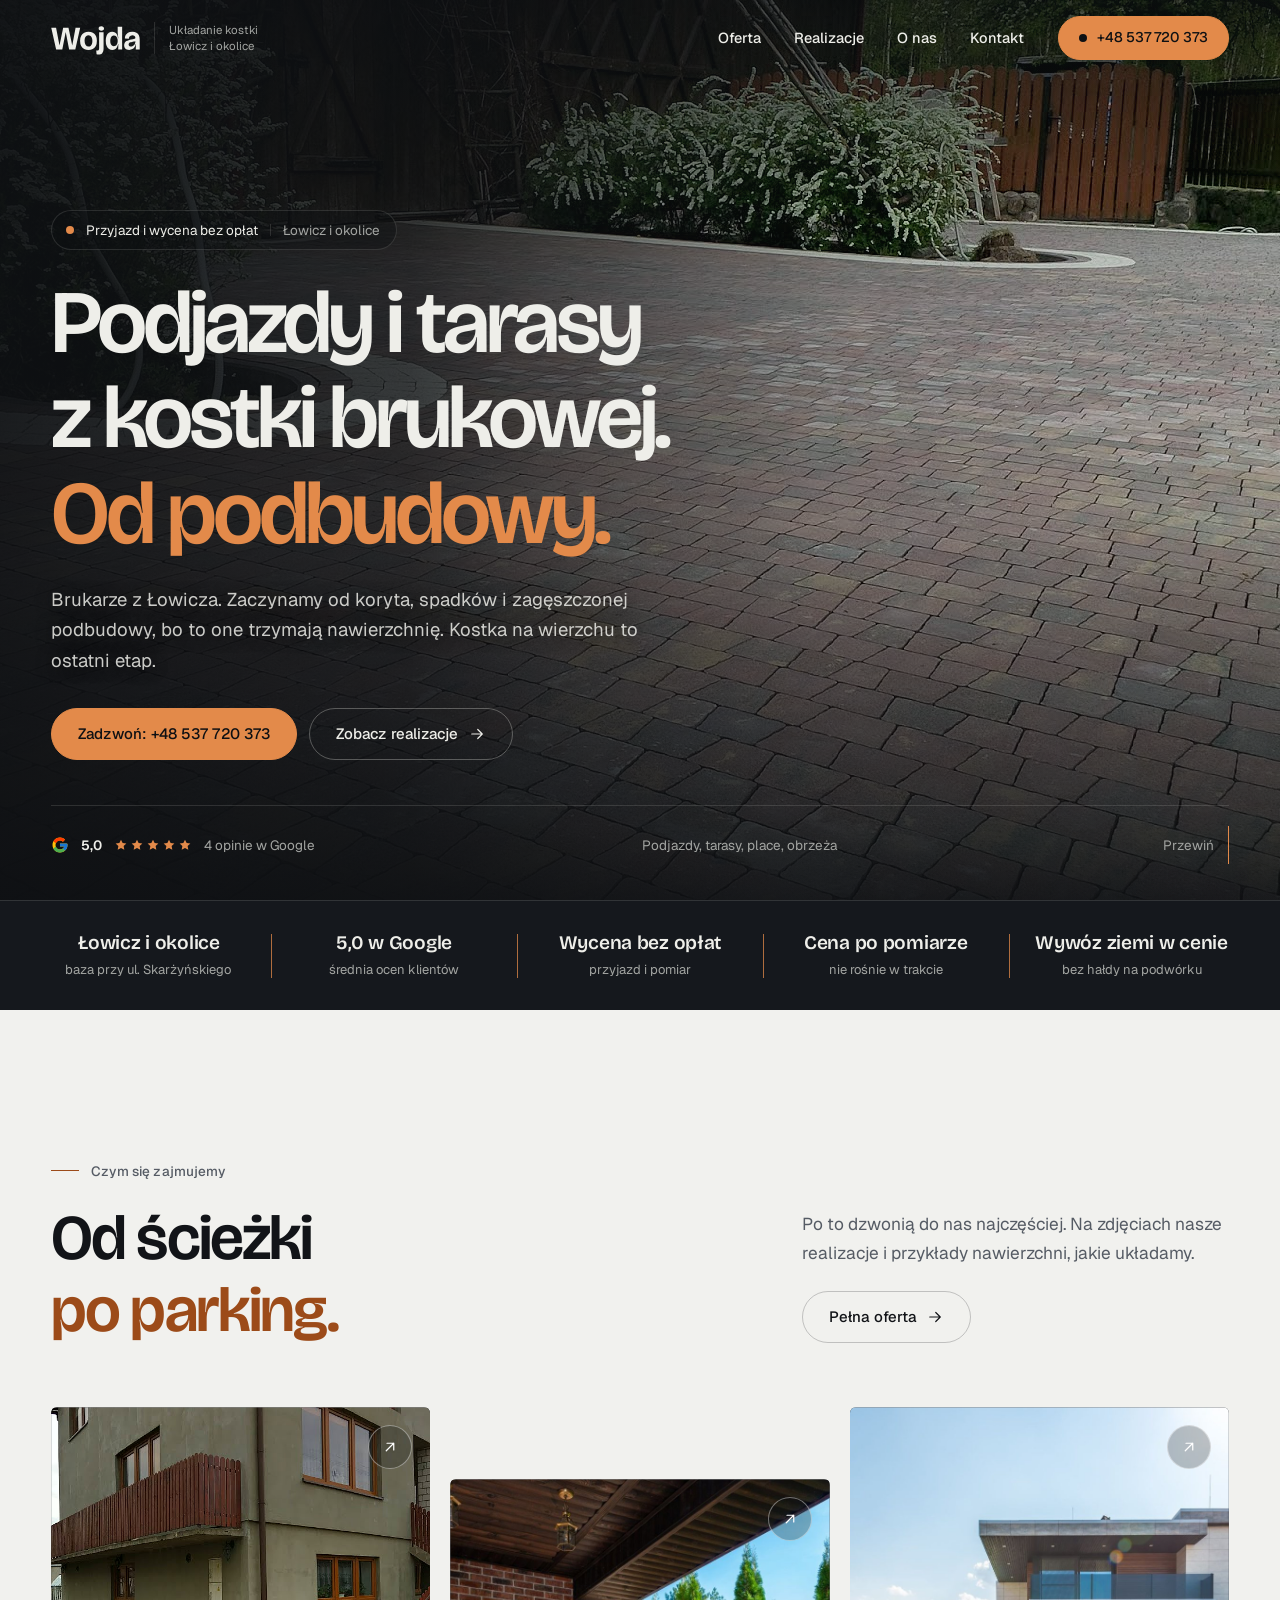
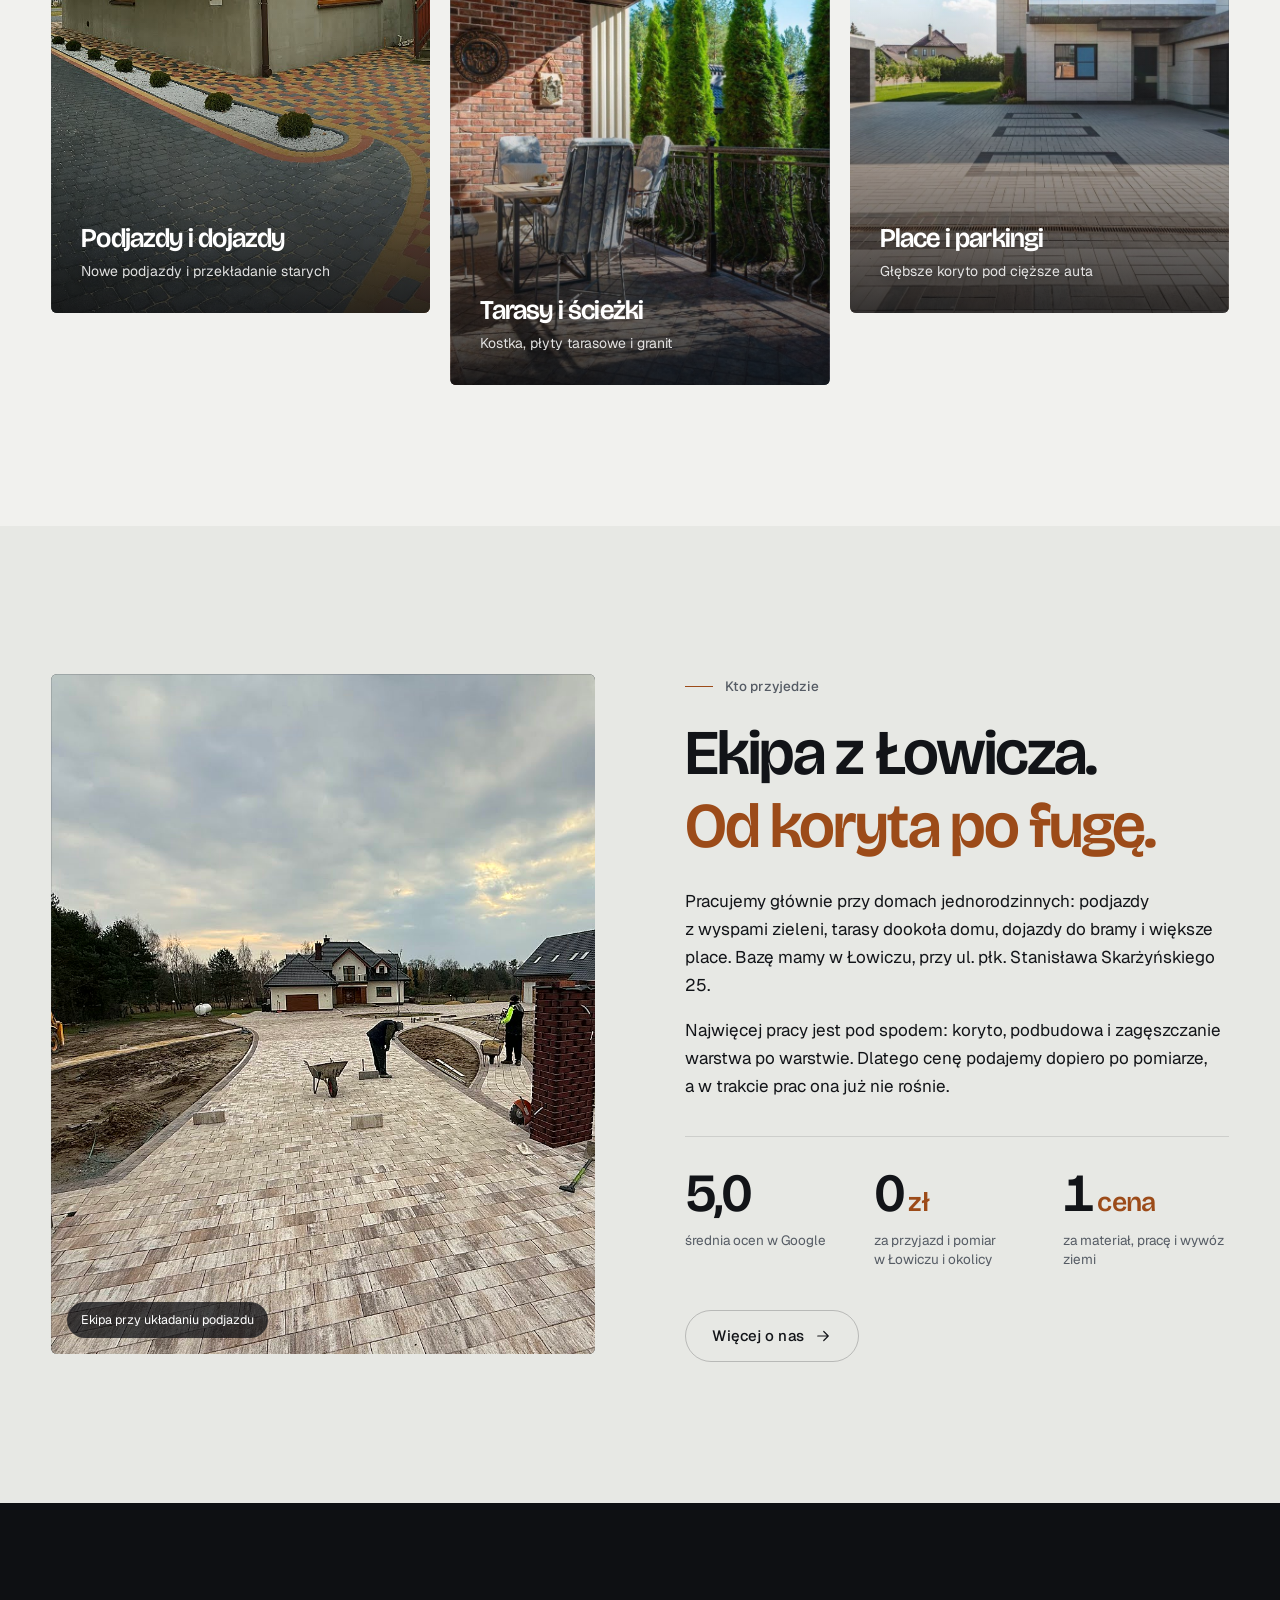
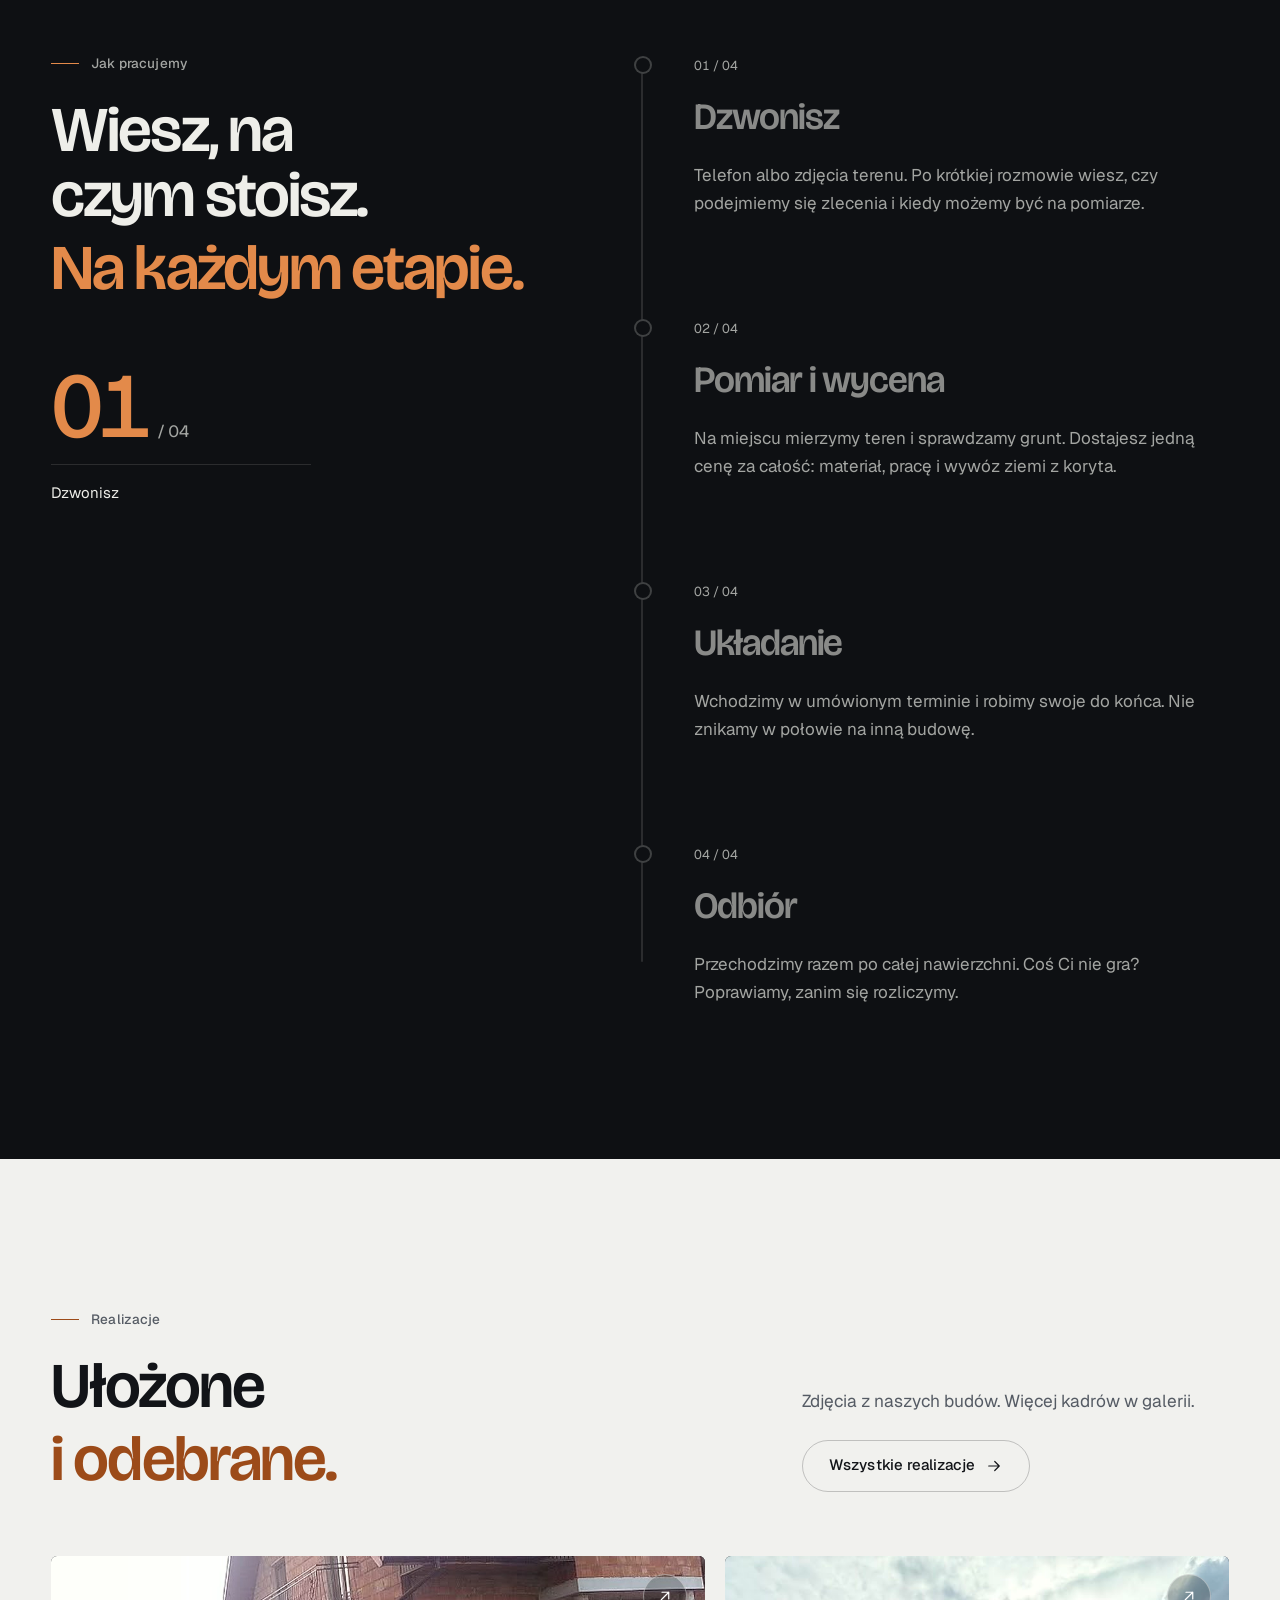
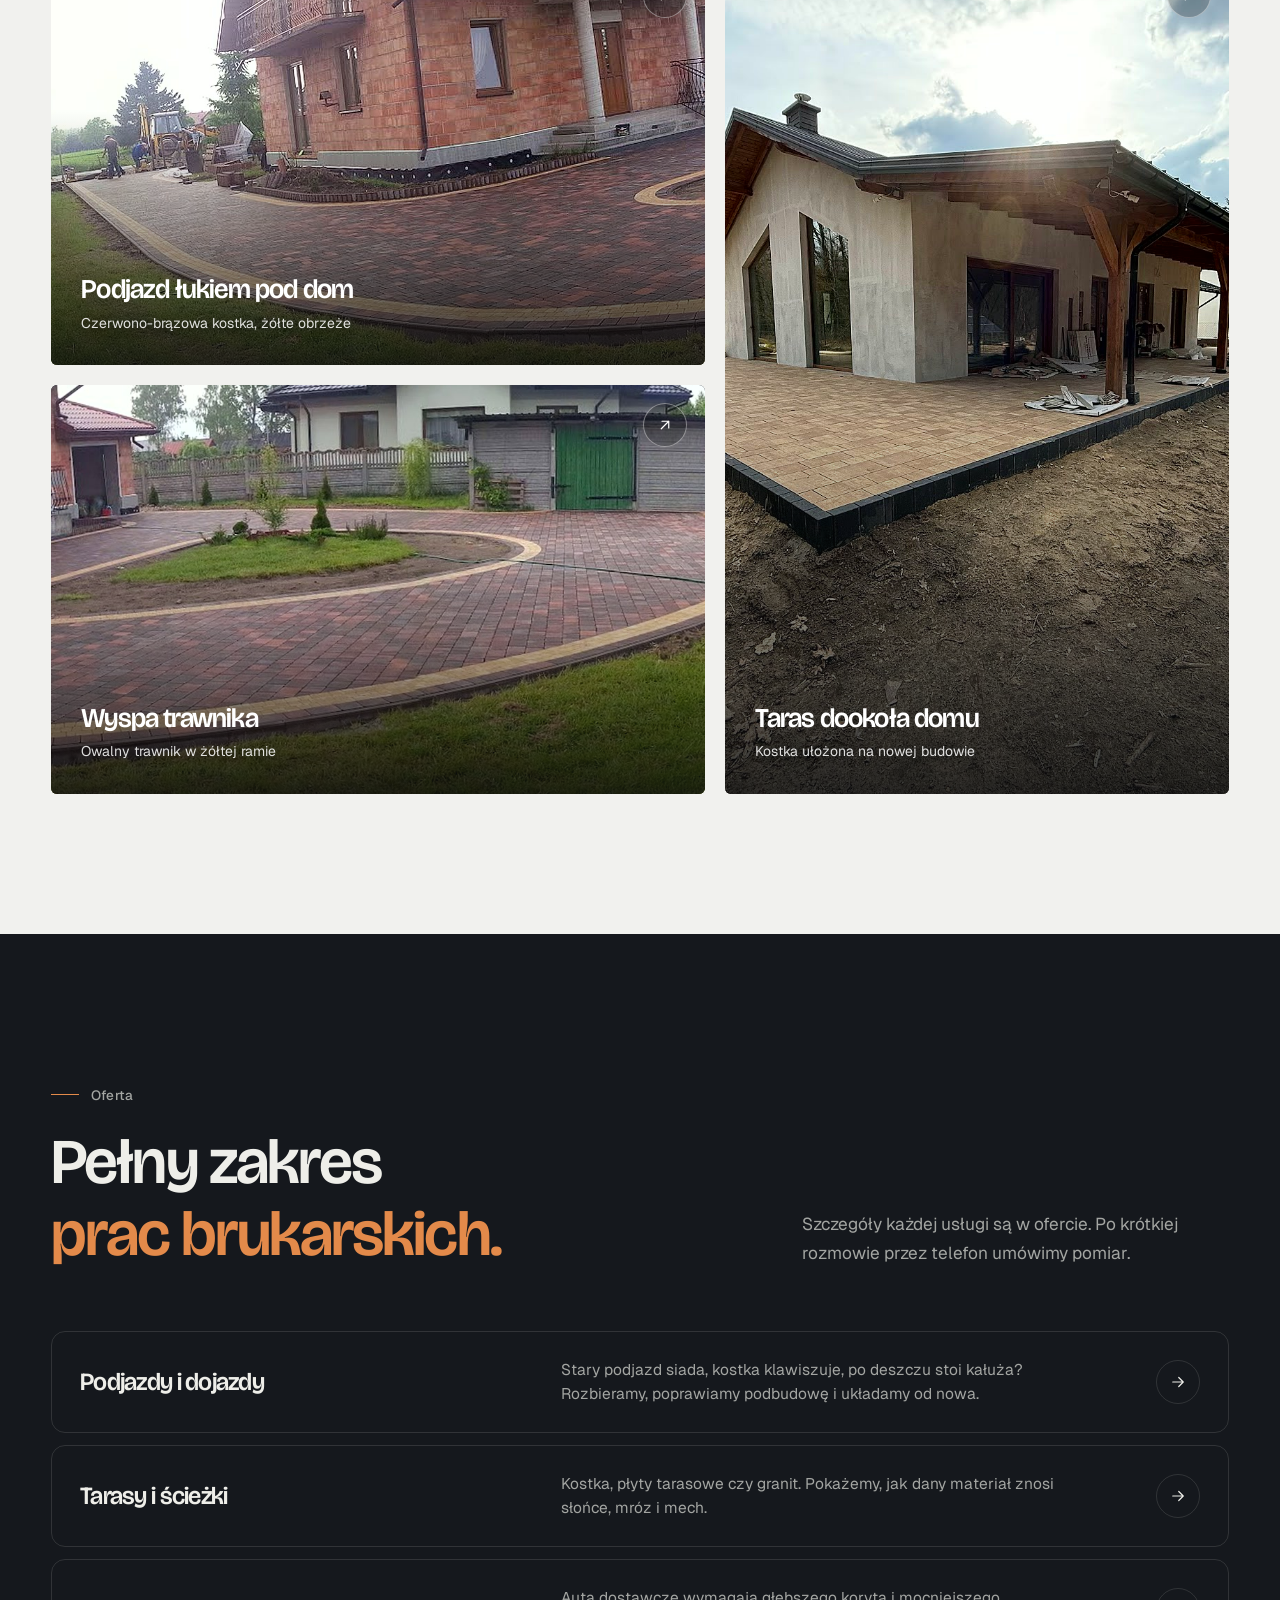
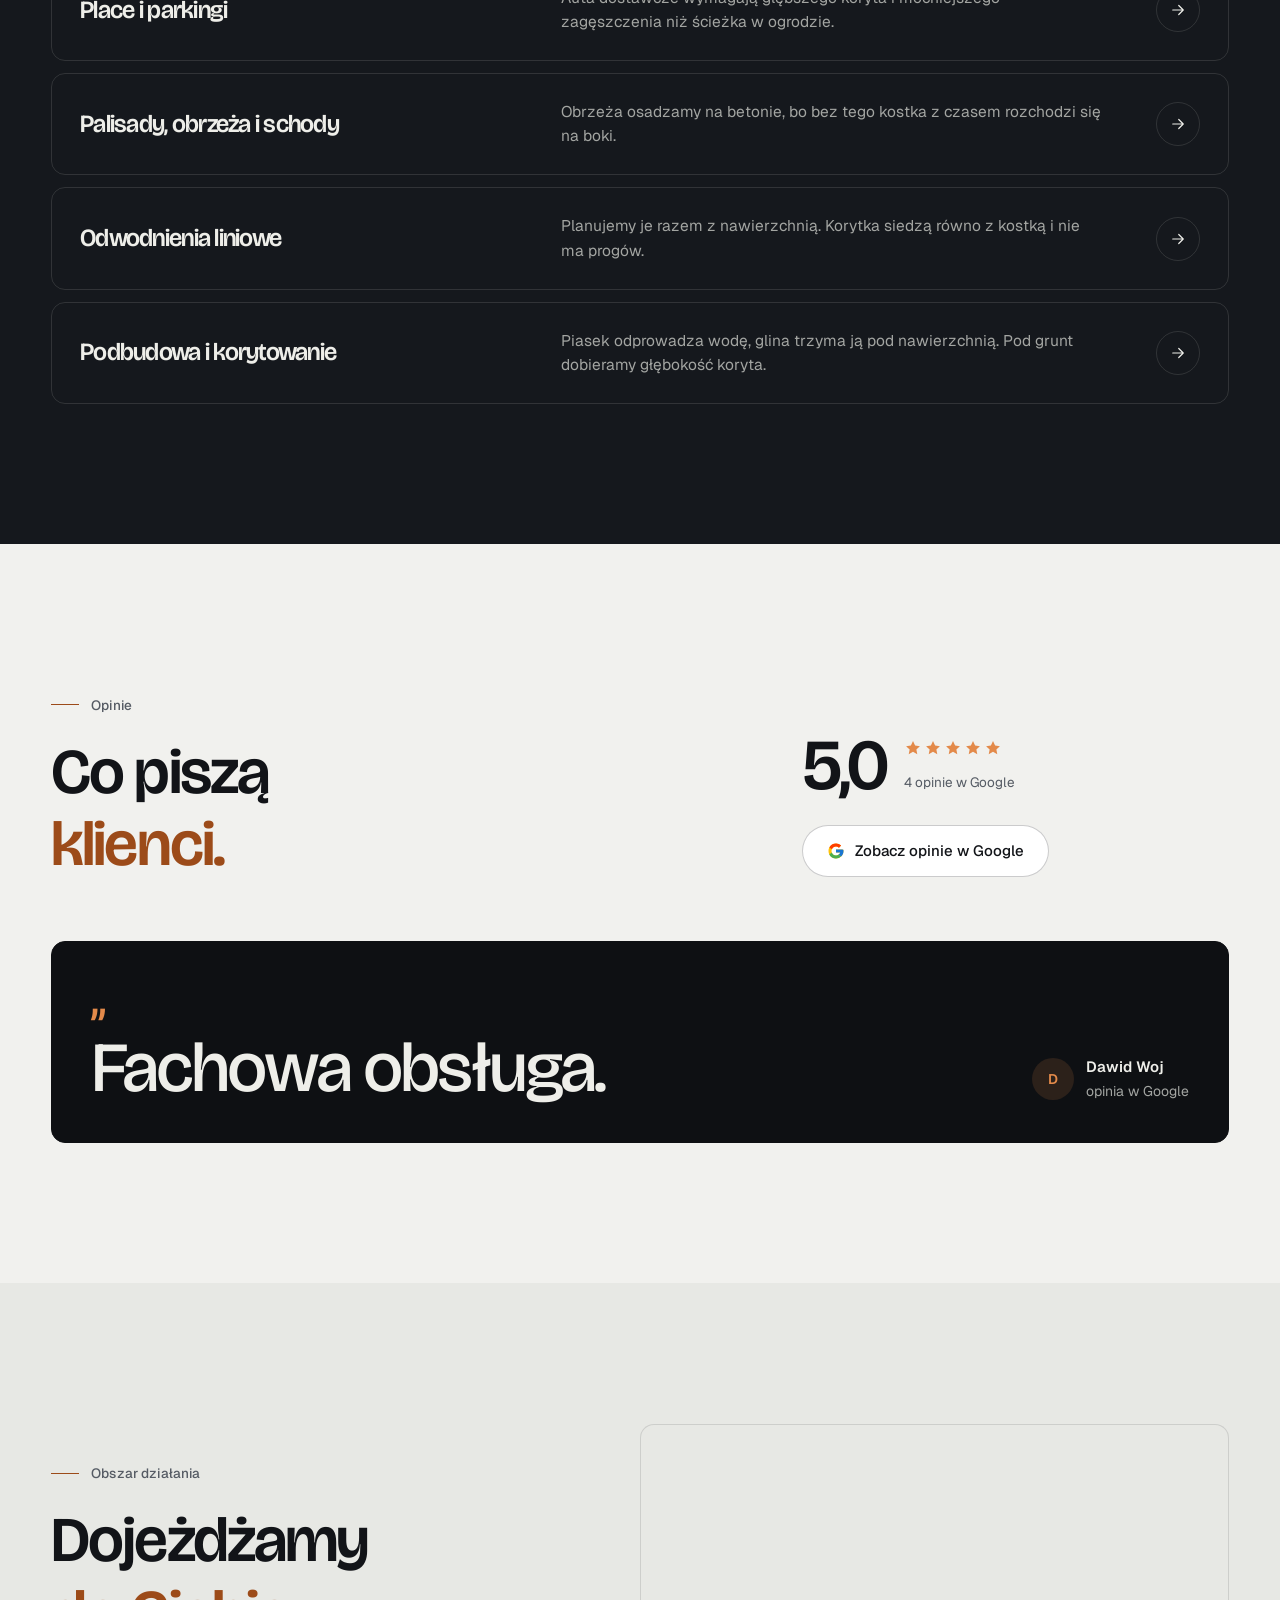
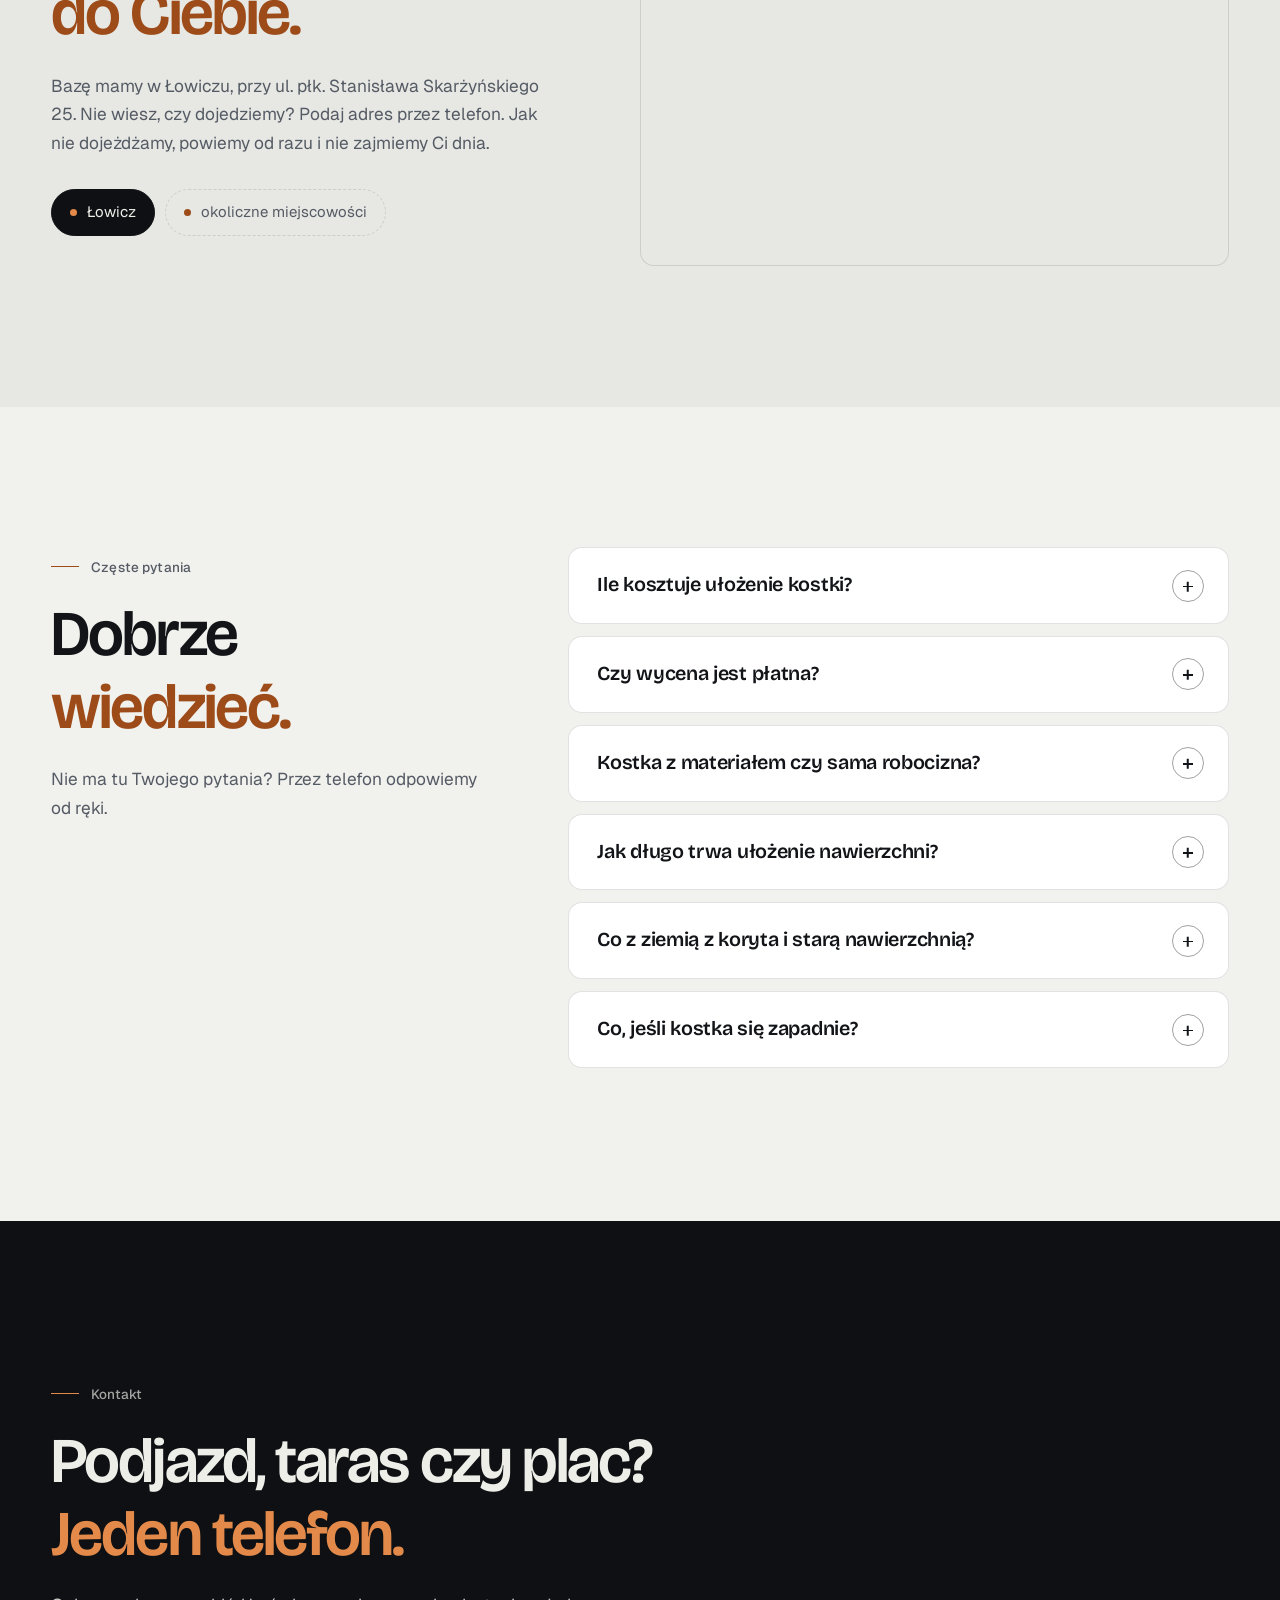
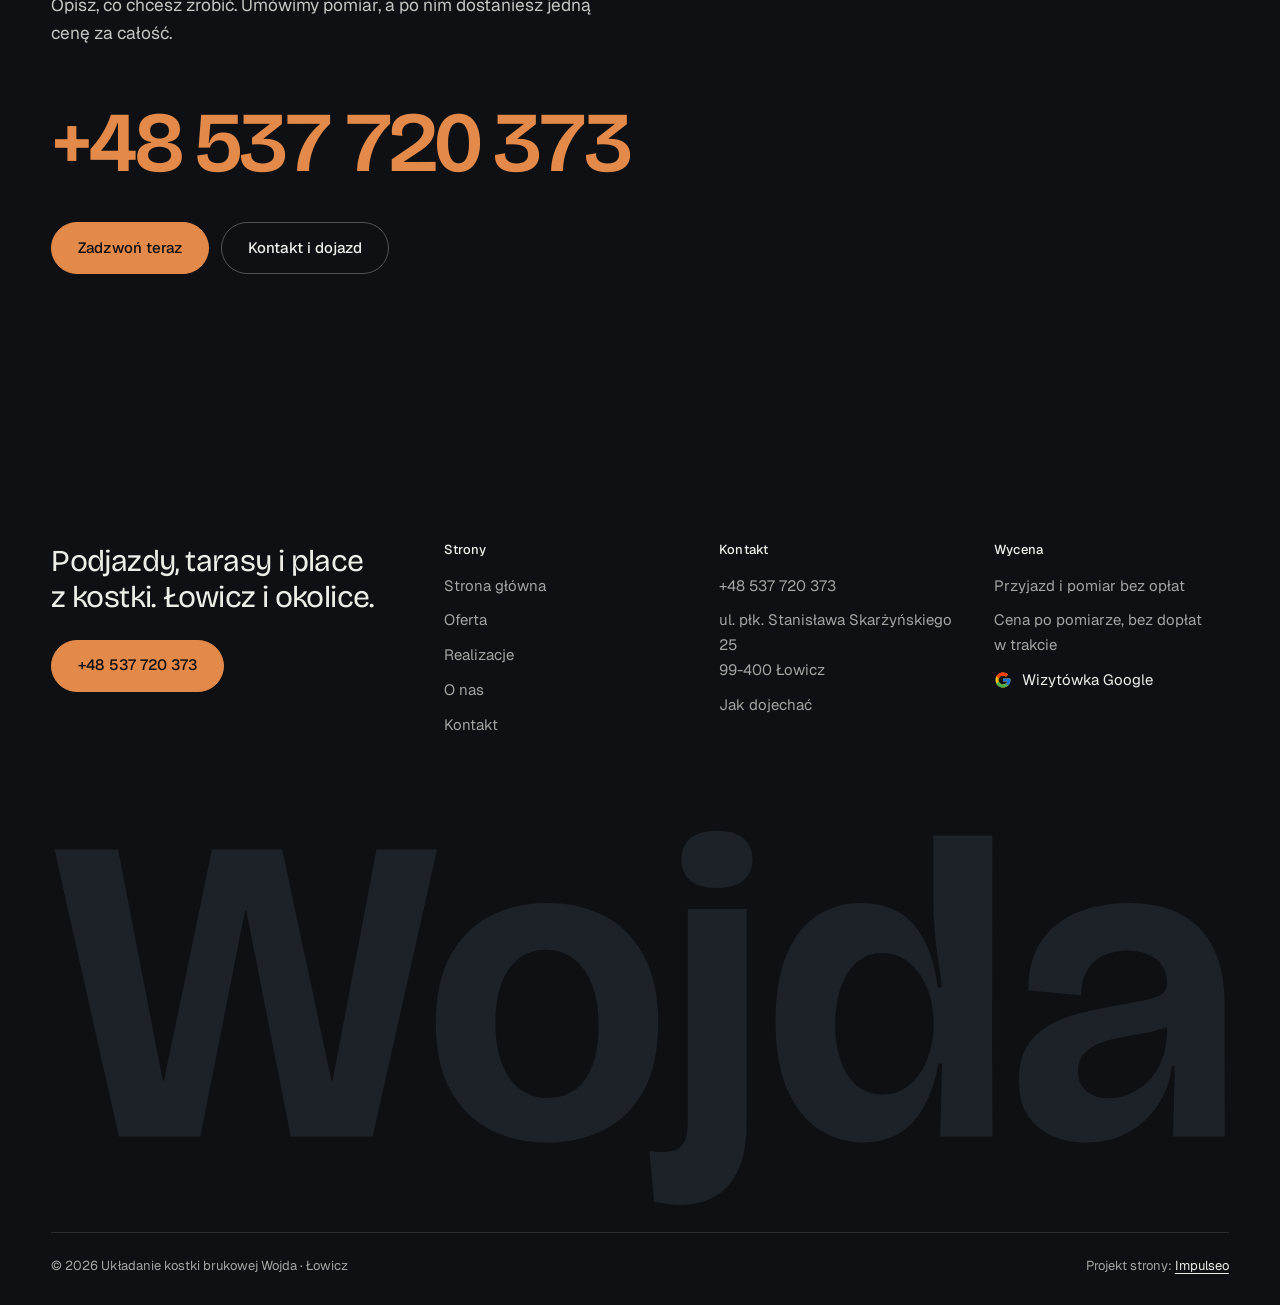
<file: index.html>
<!DOCTYPE html>
<html lang="pl">
<head>
<meta charset="UTF-8">
<meta name="viewport" content="width=device-width, initial-scale=1.0">
<title>Wojda - układanie kostki brukowej Łowicz | podjazdy, tarasy, place</title>
<meta name="description" content="Układanie kostki brukowej w Łowiczu i okolicy: podjazdy, tarasy, place, obrzeża, odwodnienia i podbudowa. Przyjazd i wycena bez opłat. Telefon: +48 537 720 373.">
<link rel="canonical" href="https://impulseo-pl.github.io/ukladanie-kostki-brukowej-wojda/">
<meta name="robots" content="noindex, nofollow">
<meta name="theme-color" content="#0E1013">
<meta property="og:type" content="website">
<meta property="og:locale" content="pl_PL">
<meta property="og:site_name" content="Układanie kostki brukowej Wojda">
<meta property="og:title" content="Wojda - układanie kostki brukowej Łowicz | podjazdy, tarasy, place">
<meta property="og:description" content="Układanie kostki brukowej w Łowiczu i okolicy: podjazdy, tarasy, place, obrzeża, odwodnienia i podbudowa. Przyjazd i wycena bez opłat. Telefon: +48 537 720 373.">
<meta property="og:url" content="https://impulseo-pl.github.io/ukladanie-kostki-brukowej-wojda/">
<meta property="og:image" content="https://impulseo-pl.github.io/ukladanie-kostki-brukowej-wojda/img/og.jpg">
<meta property="og:image:width" content="1200">
<meta property="og:image:height" content="630">
<meta name="twitter:card" content="summary_large_image">
<script type="application/ld+json">{"@context": "https://schema.org", "@type": "HomeAndConstructionBusiness", "name": "Układanie kostki brukowej Wojda", "url": "https://impulseo-pl.github.io/ukladanie-kostki-brukowej-wojda/", "telephone": "+48537720373", "image": "https://impulseo-pl.github.io/ukladanie-kostki-brukowej-wojda/img/og.jpg", "address": {"@type": "PostalAddress", "streetAddress": "ul. płk. Stanisława Skarżyńskiego 25", "postalCode": "99-400", "addressLocality": "Łowicz", "addressCountry": "PL"}, "geo": {"@type": "GeoCoordinates", "latitude": 52.1024123, "longitude": 19.9633378}, "areaServed": "Łowicz", "aggregateRating": {"@type": "AggregateRating", "ratingValue": "5.0", "reviewCount": "4"}, "sameAs": ["https://maps.google.com/?cid=13490960193862831652"]}</script>
<script>(function(){var d=document.documentElement;d.classList.add('js');try{if(!window.matchMedia('(prefers-reduced-motion: reduce)').matches)d.classList.add('anim');}catch(e){}setTimeout(function(){if(!d.classList.contains('anim-ok'))d.classList.remove('anim');},3500);})();</script>
<script>(function(){try{var d=document.documentElement,q=/[?&]intro/.test(location.search);if(!q&&window.matchMedia&&matchMedia('(prefers-reduced-motion: reduce)').matches)return;if(!q&&sessionStorage.getItem('wojda_intro'))return;sessionStorage.setItem('wojda_intro','1');d.classList.add('intro-on');setTimeout(function(){d.classList.remove('intro-on','intro-gra','intro-out');d.classList.add('hero-go')},4600);}catch(e){}})();</script>
<link rel="preload" as="image" href="img/hero.jpg" fetchpriority="high">
<link rel="preconnect" href="https://fonts.googleapis.com">
<link rel="preconnect" href="https://fonts.gstatic.com" crossorigin>
<link href="https://fonts.googleapis.com/css2?family=Bricolage+Grotesque:opsz,wght@12..96,400..700&family=Geist:wght@400..600&display=swap" rel="stylesheet">
<link rel="stylesheet" href="assets/styles.css?v=20261029w">
<script src="assets/lenis.min.js?v=1.1.20" defer></script>
<script src="assets/main.js?v=20261029w" defer></script>
</head>
<body>
<a class="skip" href="#tresc">Przejdź do treści</a>
<header class="site-head">
<div class="intro" aria-hidden="true"><span class="intro-line"><i></i></span><span class="intro-meta">układanie kostki brukowej · Łowicz</span></div><div class="head-in">
  <a class="brand" href="index.html" aria-label="Układanie kostki brukowej Wojda - strona główna">
    <span class="znak"><svg class="wm" viewBox="5 -712 2708 728" role="img" aria-label="Wojda"><path pathLength="1" style="--i:0" d="M161 0 13 -660H159.25L262 -128.75H264.75L375 -660H536.75L650 -128.75H652.5L753.25 -660H892.75L744.75 0H556.25L454 -519.5H451.25L348.5 0Z"/><path pathLength="1" style="--i:1" d="M1145.5 13.75Q1071.5 13.75 1013.5 -16.62Q955.5 -47 922.62 -108.12Q889.75 -169.25 889.75 -261.25Q889.75 -355.75 923.62 -416.75Q957.5 -477.75 1015.5 -507.62Q1073.5 -537.5 1146.25 -537.5Q1221.5 -537.5 1279 -506.88Q1336.5 -476.25 1369 -415Q1401.5 -353.75 1401.5 -261Q1401.5 -166.25 1367.88 -105.38Q1334.25 -44.5 1276.25 -15.38Q1218.25 13.75 1145.5 13.75ZM1148.25 -89Q1185.25 -89 1211 -108.25Q1236.75 -127.5 1250.5 -164.62Q1264.25 -201.75 1264.25 -253.75Q1264.25 -309.5 1249.62 -348.38Q1235 -387.25 1207.88 -408.38Q1180.75 -429.5 1142.75 -429.5Q1106.5 -429.5 1080.62 -409.75Q1054.75 -390 1040.88 -352.5Q1027 -315 1027 -262.75Q1027 -181 1059.12 -135Q1091.25 -89 1148.25 -89Z"/><path pathLength="1" style="--i:2" d="M1451.75 157Q1438 157 1423 155Q1408 153 1392 149.75L1381 33Q1428.5 40.25 1448.88 26.75Q1469.25 13.25 1469.25 -33.5V-523.5H1604.75V-32Q1604.75 18.5 1593.75 54.38Q1582.75 90.25 1562 113.12Q1541.25 136 1513.38 146.5Q1485.5 157 1451.75 157ZM1536.25 -571.5Q1496.5 -571.5 1475.62 -588.5Q1454.75 -605.5 1454.75 -637.31Q1454.75 -669.97 1475.76 -686.74Q1496.76 -703.5 1536.2 -703.5Q1576.5 -703.5 1597.38 -686.38Q1618.25 -669.25 1618.25 -637Q1618.25 -605.97 1597.32 -588.74Q1576.4 -571.5 1536.25 -571.5Z"/><path pathLength="1" style="--i:3" d="M1873.25 13.75Q1817 13.75 1771.12 -16.25Q1725.25 -46.25 1698.12 -108.25Q1671 -170.25 1671 -266Q1671 -356.25 1695.62 -416.62Q1720.25 -477 1764.88 -507.25Q1809.5 -537.5 1868.5 -537.5Q1917 -537.5 1953.25 -516.88Q1989.5 -496.25 2012.5 -453.25Q2035.5 -410.25 2044.5 -343.25H2053.75Q2048.25 -382.25 2043.5 -416.88Q2038.75 -451.5 2036.38 -482.25Q2034 -513 2034 -539.5V-692.5H2170L2169.25 -201.5L2170.25 0H2050L2053.75 -168H2046.25Q2034.5 -107.5 2011.38 -67Q1988.25 -26.5 1954 -6.38Q1919.75 13.75 1873.25 13.75ZM1916.25 -96.5Q1943 -96.5 1964.88 -109Q1986.75 -121.5 2002.12 -143.88Q2017.5 -166.25 2026 -195.12Q2034.5 -224 2034.5 -256.5V-263.75Q2034.5 -288.75 2029 -312.38Q2023.5 -336 2013.38 -355.88Q2003.25 -375.75 1988.88 -390.75Q1974.5 -405.75 1956.25 -414.12Q1938 -422.5 1916.75 -422.5Q1882.25 -422.5 1857.75 -400.75Q1833.25 -379 1820.75 -341.88Q1808.25 -304.75 1808.25 -257.75Q1808.25 -212 1820.88 -175.25Q1833.5 -138.5 1857.62 -117.5Q1881.75 -96.5 1916.25 -96.5Z"/><path pathLength="1" style="--i:4" d="M2385.75 13.75Q2345.5 13.75 2310.12 -0.5Q2274.75 -14.75 2252.62 -46.12Q2230.5 -77.5 2230.5 -129.25Q2230.5 -176.75 2248.75 -206.62Q2267 -236.5 2298.38 -254.88Q2329.75 -273.25 2368.25 -283Q2406.75 -292.75 2446.5 -299.75Q2500.25 -309.5 2526.75 -315.38Q2553.25 -321.25 2562.38 -329.62Q2571.5 -338 2571.5 -353Q2571.5 -389.5 2545.88 -408.75Q2520.25 -428 2480.25 -428Q2455.5 -428 2431 -418.75Q2406.5 -409.5 2390.38 -387.12Q2374.25 -364.75 2373.75 -325L2252 -335.75Q2252.25 -394.5 2272.88 -433.62Q2293.5 -472.75 2327.88 -495.38Q2362.25 -518 2403 -527.75Q2443.75 -537.5 2484.25 -537.5Q2555.75 -537.5 2604.62 -510.75Q2653.5 -484 2678.62 -432.38Q2703.75 -380.75 2703.75 -305.25V-209.75Q2704 -175 2704.12 -139.75Q2704.25 -104.5 2704.38 -69.62Q2704.5 -34.75 2704.5 0H2585Q2586.25 -39.5 2587.25 -78.88Q2588.25 -118.25 2589.25 -161.75H2582.5Q2577.25 -113.25 2551.12 -73.38Q2525 -33.5 2482.88 -9.88Q2440.75 13.75 2385.75 13.75ZM2437 -88.25Q2459.25 -88.25 2482.62 -97.12Q2506 -106 2526 -124.75Q2546 -143.5 2558.5 -173.38Q2571 -203.25 2571.5 -244.5L2571.75 -268L2598.5 -273Q2589.25 -259 2568.38 -250.88Q2547.5 -242.75 2521.12 -238.12Q2494.75 -233.5 2467.88 -228.62Q2441 -223.75 2418 -215Q2395 -206.25 2380.75 -191.25Q2366.5 -176.25 2366.5 -150Q2366.5 -120.75 2386.12 -104.5Q2405.75 -88.25 2437 -88.25Z"/></svg></span>
    <span class="brand-sub">Układanie kostki<br>Łowicz i&nbsp;okolice</span>
  </a>
  <nav class="nav-links" aria-label="Menu główne">
    <a class="nl" href="oferta.html">Oferta</a><a class="nl" href="realizacje.html">Realizacje</a><a class="nl" href="o-nas.html">O&nbsp;nas</a><a class="nl" href="kontakt.html">Kontakt</a>
    <a class="btn btn-copper nav-cta" href="tel:+48537720373"><span class="live" aria-hidden="true"></span>+48 537 720 373</a>
  </nav>
  <button class="burger" type="button" aria-label="Otwórz menu" aria-expanded="false" aria-controls="mnav"><span></span><span></span></button>
</div>
</header>
<script>(function(){var d=document.documentElement;if(!d.classList.contains('intro-on'))return;
var wyszlo=false,koniec=false,t0=Date.now();
function heroGotowe(){var im=document.querySelector('.hero-media img');return !!(im&&im.complete&&im.naturalWidth>0);}
function sprzataj(){if(koniec)return;koniec=true;d.classList.add('hero-go');d.classList.remove('intro-on','intro-gra','intro-out');
['--i-w','--i-h','--i-px','--i-py','--i-zmniejsz','--i-baza-w','--i-baza-h'].forEach(function(k){d.style.removeProperty(k);});
try{document.dispatchEvent(new Event('wejscie:koniec'));}catch(e){}}
function wyjdz(){if(wyszlo||koniec)return;wyszlo=true;d.classList.add('intro-out');setTimeout(function(){d.classList.add('hero-go');},240);setTimeout(sprzataj,880);}
function moze(){if(wyszlo||koniec)return;var t=Date.now()-t0;if(t>=1240&&(heroGotowe()||t>=1700))wyjdz();else setTimeout(moze,60);}
try{var znak=document.querySelector('.brand .znak'),wm=znak&&znak.querySelector('.wm');if(!wm){sprzataj();return;}
znak.classList.add('mierze');var r=wm.getBoundingClientRect();znak.classList.remove('mierze');
if(!r.width||!r.height){sprzataj();return;}
var W=window.innerWidth,H=window.innerHeight,cel=W<680?Math.min(W*0.66,300):Math.min(W*0.34,520);cel=Math.max(r.width,cel);
var u=function(k,v){d.style.setProperty(k,v);};
u('--i-w',Math.round(cel)+'px');u('--i-h',Math.round(cel*r.height/r.width)+'px');u('--i-zmniejsz',(r.width/cel).toFixed(4));
u('--i-px',Math.round(r.left+r.width/2-W/2)+'px');u('--i-py',Math.round(r.top+r.height/2-H/2)+'px');
u('--i-baza-w',Math.round(r.width)+'px');u('--i-baza-h',Math.round(r.height)+'px');
requestAnimationFrame(function(){requestAnimationFrame(function(){d.classList.add('intro-gra');t0=Date.now();moze();});});
['wheel','touchstart','keydown','pointerdown'].forEach(function(ev){window.addEventListener(ev,function(){sprzataj();},{once:true,passive:true});});
setTimeout(sprzataj,3900);
}catch(e){sprzataj();}})();</script>
<div class="mnav" id="mnav">
  <div class="mnav-in">
    <a class="ml" href="index.html" aria-current="page">Strona główna</a><a class="ml" href="oferta.html">Oferta</a><a class="ml" href="realizacje.html">Realizacje</a><a class="ml" href="o-nas.html">O&nbsp;nas</a><a class="ml" href="kontakt.html">Kontakt</a>
    <div class="mnav-foot">
      <span>Przyjazd i&nbsp;wycena bez opłat, Łowicz i&nbsp;okolice</span>
      <a class="btn btn-copper" href="tel:+48537720373">+48 537 720 373</a>
    </div>
  </div>
</div>
<main id="tresc">

<section class="hero">
  <div class="hero-media"><img src="img/hero.jpg" alt="Podjazd z kostki tradycyjnej z wyspami krzewów w jasnym obrzeżu - realizacja Wojda" width="1600" height="900" decoding="async" fetchpriority="high"></div>
  <div class="hero-in">
    <p class="hero-tag up" style="--d:0"><span class="live" aria-hidden="true"></span>Przyjazd i&nbsp;wycena bez opłat<span class="sep" aria-hidden="true"></span><span class="muted">Łowicz i&nbsp;okolice</span></p>
    <h1><span class="ln"><span class="ln-i" style="--k:0">Podjazdy i&nbsp;tarasy</span></span><span class="ln"><span class="ln-i" style="--k:1">z&nbsp;kostki brukowej.</span></span><span class="ln"><span class="ln-i" style="--k:2"><em>Od podbudowy.</em></span></span></h1>
    <p class="hero-lead up" style="--d:380">Brukarze z&nbsp;Łowicza. Zaczynamy od koryta, spadków i&nbsp;zagęszczonej podbudowy, bo to one trzymają nawierzchnię. Kostka na wierzchu to ostatni etap.</p>
    <div class="hero-ctas up" style="--d:500">
      <a class="btn btn-copper" href="tel:+48537720373">Zadzwoń: +48 537 720 373</a>
      <a class="btn btn-ghost" href="realizacje.html">Zobacz realizacje<svg class="ico arr" width="18" height="18" viewBox="0 0 24 24" fill="none" stroke="currentColor" stroke-width="1.6" stroke-linecap="round" stroke-linejoin="round" aria-hidden="true"><path d="M5 12h14M13 6l6 6-6 6"/></svg></a>
    </div>
    <div class="hero-foot up" style="--d:640">
      <span class="rate"><svg class="g-logo" viewBox="0 0 48 48" aria-hidden="true"><path fill="#FFC107" d="M43.6 20.5H42V20H24v8h11.3C33.7 32.7 29.2 36 24 36c-6.6 0-12-5.4-12-12s5.4-12 12-12c3.1 0 5.8 1.2 7.9 3.1l5.7-5.7C34 6.1 29.3 4 24 4 12.9 4 4 12.9 4 24s8.9 20 20 20 20-8.9 20-20c0-1.3-.1-2.4-.4-3.5z"/><path fill="#FF3D00" d="m6.3 14.7 6.6 4.8C14.7 15.1 19 12 24 12c3.1 0 5.8 1.2 7.9 3.1l5.7-5.7C34 6.1 29.3 4 24 4 16.3 4 9.7 8.3 6.3 14.7z"/><path fill="#4CAF50" d="M24 44c5.2 0 9.9-2 13.4-5.2l-6.2-5.2A11.9 11.9 0 0 1 24 36c-5.2 0-9.6-3.3-11.3-7.9l-6.5 5C9.5 39.6 16.2 44 24 44z"/><path fill="#1976D2" d="M43.6 20.5H42V20H24v8h11.3a12 12 0 0 1-4.1 5.6l6.2 5.2C37 39.2 44 34 44 24c0-1.3-.1-2.4-.4-3.5z"/></svg><b>5,0</b><span class="stars" aria-label="Ocena 5 na 5"><svg viewBox="0 0 24 24" aria-hidden="true"><path fill="currentColor" d="M12 2.8l2.8 5.9 6.4.8-4.7 4.4 1.2 6.3L12 17.1l-5.7 3.1 1.2-6.3L2.8 9.5l6.4-.8z"/></svg><svg viewBox="0 0 24 24" aria-hidden="true"><path fill="currentColor" d="M12 2.8l2.8 5.9 6.4.8-4.7 4.4 1.2 6.3L12 17.1l-5.7 3.1 1.2-6.3L2.8 9.5l6.4-.8z"/></svg><svg viewBox="0 0 24 24" aria-hidden="true"><path fill="currentColor" d="M12 2.8l2.8 5.9 6.4.8-4.7 4.4 1.2 6.3L12 17.1l-5.7 3.1 1.2-6.3L2.8 9.5l6.4-.8z"/></svg><svg viewBox="0 0 24 24" aria-hidden="true"><path fill="currentColor" d="M12 2.8l2.8 5.9 6.4.8-4.7 4.4 1.2 6.3L12 17.1l-5.7 3.1 1.2-6.3L2.8 9.5l6.4-.8z"/></svg><svg viewBox="0 0 24 24" aria-hidden="true"><path fill="currentColor" d="M12 2.8l2.8 5.9 6.4.8-4.7 4.4 1.2 6.3L12 17.1l-5.7 3.1 1.2-6.3L2.8 9.5l6.4-.8z"/></svg></span><span>4 opinie w&nbsp;Google</span></span>
      <span>Podjazdy, tarasy, place, obrzeża</span>
      <span class="cue" aria-hidden="true">Przewiń<span class="cue-line"><i></i></span></span>
    </div>
  </div>
</section>

<section class="strip" aria-label="Najważniejsze w skrócie">
  <div class="strip-in">
    <div class="strip-it"><div class="k">Łowicz i&nbsp;okolice</div><div class="v">baza przy ul. Skarżyńskiego</div></div>
    <div class="strip-it"><div class="k">5,0 w&nbsp;Google</div><div class="v">średnia ocen klientów</div></div>
    <div class="strip-it"><div class="k">Wycena bez opłat</div><div class="v">przyjazd i&nbsp;pomiar</div></div>
    <div class="strip-it"><div class="k">Cena po pomiarze</div><div class="v">nie rośnie w&nbsp;trakcie</div></div>
    <div class="strip-it"><div class="k">Wywóz ziemi w&nbsp;cenie</div><div class="v">bez hałdy na podwórku</div></div>
  </div>
</section>

<section class="sec" id="uslugi">
  <div class="wrap">
    <div class="sec-head">
      <div>
        <p class="eyebrow rv">Czym się zajmujemy</p>
        <h2 class="h2 rv rv-h"><span class="ln"><span class="ln-i" style="--k:0">Od ścieżki</span></span><span class="ln"><span class="ln-i" style="--k:1"><em>po parking.</em></span></span></h2>
      </div>
      <div class="side rv" style="--d:120">
        <p class="lead">Po to dzwonią do nas najczęściej. Na zdjęciach nasze realizacje i&nbsp;przykłady nawierzchni, jakie układamy.</p>
        <a class="btn btn-ghost" href="oferta.html">Pełna oferta<svg class="ico arr" width="18" height="18" viewBox="0 0 24 24" fill="none" stroke="currentColor" stroke-width="1.6" stroke-linecap="round" stroke-linejoin="round" aria-hidden="true"><path d="M5 12h14M13 6l6 6-6 6"/></svg></a>
      </div>
    </div>
    <div class="tiles-3">
      <a class="tile rv-img rv" style="--d:0" href="oferta.html#podjazdy">
        <img src="img/g1.jpg" alt="Podjazd z kostki przy domu jednorodzinnym - realizacja Wojda" width="1600" height="880" decoding="async">
        <span class="go" aria-hidden="true"><svg class="ico" width="18" height="18" viewBox="0 0 24 24" fill="none" stroke="currentColor" stroke-width="1.6" stroke-linecap="round" stroke-linejoin="round" aria-hidden="true"><path d="M7 17 17 7M8 7h9v9"/></svg></span>
        <span class="tile-cap"><h3>Podjazdy i&nbsp;dojazdy</h3><span>Nowe podjazdy i&nbsp;przekładanie starych</span></span>
      </a><a class="tile rv-img rv" style="--d:120" href="oferta.html#tarasy">
        <img src="img/taras.jpg" alt="Taras z kostki pod zadaszeniem przy domu" width="1600" height="1068" decoding="async">
        <span class="go" aria-hidden="true"><svg class="ico" width="18" height="18" viewBox="0 0 24 24" fill="none" stroke="currentColor" stroke-width="1.6" stroke-linecap="round" stroke-linejoin="round" aria-hidden="true"><path d="M7 17 17 7M8 7h9v9"/></svg></span>
        <span class="tile-cap"><h3>Tarasy i&nbsp;ścieżki</h3><span>Kostka, płyty tarasowe i&nbsp;granit</span></span>
      </a><a class="tile rv-img rv" style="--d:240" href="oferta.html#place">
        <img src="img/g8.jpg" alt="Duży plac z kostki przed nowoczesnym domem" width="1600" height="1068" decoding="async">
        <span class="go" aria-hidden="true"><svg class="ico" width="18" height="18" viewBox="0 0 24 24" fill="none" stroke="currentColor" stroke-width="1.6" stroke-linecap="round" stroke-linejoin="round" aria-hidden="true"><path d="M7 17 17 7M8 7h9v9"/></svg></span>
        <span class="tile-cap"><h3>Place i&nbsp;parkingi</h3><span>Głębsze koryto pod cięższe auta</span></span>
      </a>
    </div>
  </div>
</section>

<section class="sec paper-2">
  <div class="wrap about">
    <figure class="fig rv-img rv">
      <img src="img/about.jpg" alt="Ekipa Wojda przy układaniu podjazdu z kostki" width="1600" height="1200" decoding="async" data-plx="36" style="height:112%;margin-top:-6%">
      <figcaption class="fig-tag">Ekipa przy układaniu podjazdu</figcaption>
    </figure>
    <div>
      <p class="eyebrow rv">Kto przyjedzie</p>
      <h2 class="h2 rv rv-h"><span class="ln"><span class="ln-i" style="--k:0">Ekipa z&nbsp;Łowicza.</span></span><span class="ln"><span class="ln-i" style="--k:1"><em>Od koryta po fugę.</em></span></span></h2>
      <p class="rv" style="--d:100;margin-top:28px">Pracujemy głównie przy domach jednorodzinnych: podjazdy z&nbsp;wyspami zieleni, tarasy dookoła domu, dojazdy do bramy i&nbsp;większe place. Bazę mamy w&nbsp;Łowiczu, przy ul. płk. Stanisława Skarżyńskiego 25.</p>
      <p class="rv" style="--d:160">Najwięcej pracy jest pod spodem: koryto, podbudowa i&nbsp;zagęszczanie warstwa po warstwie. Dlatego cenę podajemy dopiero po pomiarze, a&nbsp;w&nbsp;trakcie prac ona już nie rośnie.</p>
      <div class="stats rv" style="--d:200">
        <div class="stat"><b><span class="num" data-to="5,0">5,0</span></b><span>średnia ocen w&nbsp;Google</span></div>
        <div class="stat"><b>0<small>zł</small></b><span>za przyjazd i&nbsp;pomiar w&nbsp;Łowiczu i&nbsp;okolicy</span></div>
        <div class="stat"><b>1<small>cena</small></b><span>za materiał, pracę i&nbsp;wywóz ziemi</span></div>
      </div>
      <a class="btn btn-ghost rv" style="--d:240" href="o-nas.html">Więcej o&nbsp;nas<svg class="ico arr" width="18" height="18" viewBox="0 0 24 24" fill="none" stroke="currentColor" stroke-width="1.6" stroke-linecap="round" stroke-linejoin="round" aria-hidden="true"><path d="M5 12h14M13 6l6 6-6 6"/></svg></a>
    </div>
  </div>
</section>

<section class="proces proces-os sec">
  <div class="wrap proc-grid">
    <div class="proc-side">
      <p class="eyebrow rv">Jak pracujemy</p>
      <h2 class="h2 rv rv-h"><span class="ln"><span class="ln-i" style="--k:0">Wiesz, na czym stoisz.</span></span><span class="ln"><span class="ln-i" style="--k:1"><em>Na każdym etapie.</em></span></span></h2>
      <div class="proc-count rv" style="--d:160" aria-hidden="true"><b>01</b><span>/ 04</span></div>
      <p class="proc-now rv" style="--d:200" aria-hidden="true">Dzwonisz</p>
    </div>
    <div class="proc-steps">
      <span class="wire" aria-hidden="true"><i></i></span>
      <ol class="proc-ol"><li class="step" data-nazwa="Dzwonisz">
          <span class="no">01 / 04</span>
          <h3>Dzwonisz</h3>
          <p>Telefon albo zdjęcia terenu. Po krótkiej rozmowie wiesz, czy podejmiemy się zlecenia i&nbsp;kiedy możemy być na pomiarze.</p>
        </li><li class="step" data-nazwa="Pomiar i wycena">
          <span class="no">02 / 04</span>
          <h3>Pomiar i&nbsp;wycena</h3>
          <p>Na miejscu mierzymy teren i&nbsp;sprawdzamy grunt. Dostajesz jedną cenę za całość: materiał, pracę i&nbsp;wywóz ziemi z&nbsp;koryta.</p>
        </li><li class="step" data-nazwa="Układanie">
          <span class="no">03 / 04</span>
          <h3>Układanie</h3>
          <p>Wchodzimy w&nbsp;umówionym terminie i&nbsp;robimy swoje do końca. Nie znikamy w&nbsp;połowie na inną budowę.</p>
        </li><li class="step" data-nazwa="Odbiór">
          <span class="no">04 / 04</span>
          <h3>Odbiór</h3>
          <p>Przechodzimy razem po całej nawierzchni. Coś Ci nie gra? Poprawiamy, zanim się rozliczymy.</p>
        </li></ol>
    </div>
  </div>
</section>

<section class="sec">
  <div class="wrap">
    <div class="sec-head">
      <div>
        <p class="eyebrow rv">Realizacje</p>
        <h2 class="h2 rv rv-h"><span class="ln"><span class="ln-i" style="--k:0">Ułożone</span></span><span class="ln"><span class="ln-i" style="--k:1"><em>i&nbsp;odebrane.</em></span></span></h2>
      </div>
      <div class="side rv" style="--d:120">
        <p class="lead">Zdjęcia z&nbsp;naszych budów. Więcej kadrów w&nbsp;galerii.</p>
        <a class="btn btn-ghost" href="realizacje.html">Wszystkie realizacje<svg class="ico arr" width="18" height="18" viewBox="0 0 24 24" fill="none" stroke="currentColor" stroke-width="1.6" stroke-linecap="round" stroke-linejoin="round" aria-hidden="true"><path d="M5 12h14M13 6l6 6-6 6"/></svg></a>
      </div>
    </div>
    <div class="gal-3">
      <a class="tile rv-img rv" style="--d:0" href="realizacje.html">
        <img src="img/g4.jpg" alt="Podjazd z czerwono-brązowej kostki prowadzony łukiem pod dom - realizacja Wojda" width="1200" height="638" loading="lazy" decoding="async">
        <span class="go" aria-hidden="true"><svg class="ico" width="18" height="18" viewBox="0 0 24 24" fill="none" stroke="currentColor" stroke-width="1.6" stroke-linecap="round" stroke-linejoin="round" aria-hidden="true"><path d="M7 17 17 7M8 7h9v9"/></svg></span>
        <span class="tile-cap"><h3>Podjazd łukiem pod dom</h3><span>Czerwono-brązowa kostka, żółte obrzeże</span></span>
      </a><a class="tile rv-img rv" style="--d:120" href="realizacje.html">
        <img src="img/g2.jpg" alt="Taras z kostki dookoła nowego domu - realizacja Wojda" width="1600" height="1200" loading="lazy" decoding="async">
        <span class="go" aria-hidden="true"><svg class="ico" width="18" height="18" viewBox="0 0 24 24" fill="none" stroke="currentColor" stroke-width="1.6" stroke-linecap="round" stroke-linejoin="round" aria-hidden="true"><path d="M7 17 17 7M8 7h9v9"/></svg></span>
        <span class="tile-cap"><h3>Taras dookoła domu</h3><span>Kostka ułożona na nowej budowie</span></span>
      </a><a class="tile rv-img rv" style="--d:240" href="realizacje.html">
        <img src="img/g3.jpg" alt="Owalna wyspa trawnika w żółtym obrzeżu na podjeździe - realizacja Wojda" width="1164" height="596" loading="lazy" decoding="async">
        <span class="go" aria-hidden="true"><svg class="ico" width="18" height="18" viewBox="0 0 24 24" fill="none" stroke="currentColor" stroke-width="1.6" stroke-linecap="round" stroke-linejoin="round" aria-hidden="true"><path d="M7 17 17 7M8 7h9v9"/></svg></span>
        <span class="tile-cap"><h3>Wyspa trawnika</h3><span>Owalny trawnik w&nbsp;żółtej ramie</span></span>
      </a>
    </div>
  </div>
</section>

<section class="sec dark-2" id="oferta">
  <div class="wrap">
    <div class="sec-head">
      <div>
        <p class="eyebrow rv">Oferta</p>
        <h2 class="h2 rv rv-h"><span class="ln"><span class="ln-i" style="--k:0">Pełny zakres</span></span><span class="ln"><span class="ln-i" style="--k:1"><em>prac brukarskich.</em></span></span></h2>
      </div>
      <div class="side rv" style="--d:120">
        <p class="lead">Szczegóły każdej usługi są w&nbsp;ofercie. Po krótkiej rozmowie przez telefon umówimy pomiar.</p>
      </div>
    </div>
    <div class="svc-list">
      <a class="card rv" style="--d:0" href="oferta.html#podjazdy">
        <h3>Podjazdy i&nbsp;dojazdy</h3>
        <p>Stary podjazd siada, kostka klawiszuje, po deszczu stoi kałuża? Rozbieramy, poprawiamy podbudowę i&nbsp;układamy od nowa.</p>
        <span class="go" aria-hidden="true"><svg class="ico arr" width="18" height="18" viewBox="0 0 24 24" fill="none" stroke="currentColor" stroke-width="1.6" stroke-linecap="round" stroke-linejoin="round" aria-hidden="true"><path d="M5 12h14M13 6l6 6-6 6"/></svg></span>
      </a><a class="card rv" style="--d:60" href="oferta.html#tarasy">
        <h3>Tarasy i&nbsp;ścieżki</h3>
        <p>Kostka, płyty tarasowe czy granit. Pokażemy, jak dany materiał znosi słońce, mróz i&nbsp;mech.</p>
        <span class="go" aria-hidden="true"><svg class="ico arr" width="18" height="18" viewBox="0 0 24 24" fill="none" stroke="currentColor" stroke-width="1.6" stroke-linecap="round" stroke-linejoin="round" aria-hidden="true"><path d="M5 12h14M13 6l6 6-6 6"/></svg></span>
      </a><a class="card rv" style="--d:120" href="oferta.html#place">
        <h3>Place i&nbsp;parkingi</h3>
        <p>Auta dostawcze wymagają głębszego koryta i&nbsp;mocniejszego zagęszczenia niż ścieżka w&nbsp;ogrodzie.</p>
        <span class="go" aria-hidden="true"><svg class="ico arr" width="18" height="18" viewBox="0 0 24 24" fill="none" stroke="currentColor" stroke-width="1.6" stroke-linecap="round" stroke-linejoin="round" aria-hidden="true"><path d="M5 12h14M13 6l6 6-6 6"/></svg></span>
      </a><a class="card rv" style="--d:180" href="oferta.html#obrzeza">
        <h3>Palisady, obrzeża i&nbsp;schody</h3>
        <p>Obrzeża osadzamy na betonie, bo bez tego kostka z&nbsp;czasem rozchodzi się na boki.</p>
        <span class="go" aria-hidden="true"><svg class="ico arr" width="18" height="18" viewBox="0 0 24 24" fill="none" stroke="currentColor" stroke-width="1.6" stroke-linecap="round" stroke-linejoin="round" aria-hidden="true"><path d="M5 12h14M13 6l6 6-6 6"/></svg></span>
      </a><a class="card rv" style="--d:240" href="oferta.html#odwodnienia">
        <h3>Odwodnienia liniowe</h3>
        <p>Planujemy je razem z&nbsp;nawierzchnią. Korytka siedzą równo z&nbsp;kostką i&nbsp;nie ma progów.</p>
        <span class="go" aria-hidden="true"><svg class="ico arr" width="18" height="18" viewBox="0 0 24 24" fill="none" stroke="currentColor" stroke-width="1.6" stroke-linecap="round" stroke-linejoin="round" aria-hidden="true"><path d="M5 12h14M13 6l6 6-6 6"/></svg></span>
      </a><a class="card rv" style="--d:300" href="oferta.html#podbudowa">
        <h3>Podbudowa i&nbsp;korytowanie</h3>
        <p>Piasek odprowadza wodę, glina trzyma ją pod nawierzchnią. Pod grunt dobieramy głębokość koryta.</p>
        <span class="go" aria-hidden="true"><svg class="ico arr" width="18" height="18" viewBox="0 0 24 24" fill="none" stroke="currentColor" stroke-width="1.6" stroke-linecap="round" stroke-linejoin="round" aria-hidden="true"><path d="M5 12h14M13 6l6 6-6 6"/></svg></span>
      </a>
    </div>
  </div>
</section>

<section class="opinie sec" id="opinie">
  <div class="wrap">
    <div class="sec-head">
      <div>
        <p class="eyebrow rv">Opinie</p>
        <h2 class="h2 rv rv-h"><span class="ln"><span class="ln-i" style="--k:0">Co piszą</span></span><span class="ln"><span class="ln-i" style="--k:1"><em>klienci.</em></span></span></h2>
      </div>
      <div class="side rv" style="--d:120">
        <div class="op-meta"><span class="big">5,0</span><span><span class="stars" aria-label="Ocena 5 na 5"><svg viewBox="0 0 24 24" aria-hidden="true"><path fill="currentColor" d="M12 2.8l2.8 5.9 6.4.8-4.7 4.4 1.2 6.3L12 17.1l-5.7 3.1 1.2-6.3L2.8 9.5l6.4-.8z"/></svg><svg viewBox="0 0 24 24" aria-hidden="true"><path fill="currentColor" d="M12 2.8l2.8 5.9 6.4.8-4.7 4.4 1.2 6.3L12 17.1l-5.7 3.1 1.2-6.3L2.8 9.5l6.4-.8z"/></svg><svg viewBox="0 0 24 24" aria-hidden="true"><path fill="currentColor" d="M12 2.8l2.8 5.9 6.4.8-4.7 4.4 1.2 6.3L12 17.1l-5.7 3.1 1.2-6.3L2.8 9.5l6.4-.8z"/></svg><svg viewBox="0 0 24 24" aria-hidden="true"><path fill="currentColor" d="M12 2.8l2.8 5.9 6.4.8-4.7 4.4 1.2 6.3L12 17.1l-5.7 3.1 1.2-6.3L2.8 9.5l6.4-.8z"/></svg><svg viewBox="0 0 24 24" aria-hidden="true"><path fill="currentColor" d="M12 2.8l2.8 5.9 6.4.8-4.7 4.4 1.2 6.3L12 17.1l-5.7 3.1 1.2-6.3L2.8 9.5l6.4-.8z"/></svg></span><small>4 opinie w&nbsp;Google</small></span></div>
        <a class="op-google" href="https://maps.google.com/?cid=13490960193862831652" target="_blank" rel="noopener"><svg class="g-logo" viewBox="0 0 48 48" aria-hidden="true"><path fill="#FFC107" d="M43.6 20.5H42V20H24v8h11.3C33.7 32.7 29.2 36 24 36c-6.6 0-12-5.4-12-12s5.4-12 12-12c3.1 0 5.8 1.2 7.9 3.1l5.7-5.7C34 6.1 29.3 4 24 4 12.9 4 4 12.9 4 24s8.9 20 20 20 20-8.9 20-20c0-1.3-.1-2.4-.4-3.5z"/><path fill="#FF3D00" d="m6.3 14.7 6.6 4.8C14.7 15.1 19 12 24 12c3.1 0 5.8 1.2 7.9 3.1l5.7-5.7C34 6.1 29.3 4 24 4 16.3 4 9.7 8.3 6.3 14.7z"/><path fill="#4CAF50" d="M24 44c5.2 0 9.9-2 13.4-5.2l-6.2-5.2A11.9 11.9 0 0 1 24 36c-5.2 0-9.6-3.3-11.3-7.9l-6.5 5C9.5 39.6 16.2 44 24 44z"/><path fill="#1976D2" d="M43.6 20.5H42V20H24v8h11.3a12 12 0 0 1-4.1 5.6l6.2 5.2C37 39.2 44 34 44 24c0-1.3-.1-2.4-.4-3.5z"/></svg>Zobacz opinie w&nbsp;Google</a>
      </div>
    </div>
    <div class="opinie-grid solo">
      <figure class="op-card feat rv" style="--d:0">
          <span class="q" aria-hidden="true">„</span>
          <blockquote><p>Fachowa obsługa.</p></blockquote>
          <figcaption><span class="av" aria-hidden="true">D</span><span><b>Dawid Woj</b>opinia w&nbsp;Google</span></figcaption>
        </figure>
    </div>
  </div>
</section>

<section class="sec paper-2" id="dojazd">
  <div class="wrap area">
    <div>
      <p class="eyebrow rv">Obszar działania</p>
      <h2 class="h2 rv rv-h"><span class="ln"><span class="ln-i" style="--k:0">Dojeżdżamy</span></span><span class="ln"><span class="ln-i" style="--k:1"><em>do Ciebie.</em></span></span></h2>
      <p class="lead rv" style="--d:120;margin-top:26px">Bazę mamy w&nbsp;Łowiczu, przy ul. płk. Stanisława Skarżyńskiego 25. Nie wiesz, czy dojedziemy? Podaj adres przez telefon. Jak nie dojeżdżamy, powiemy od razu i&nbsp;nie zajmiemy Ci dnia.</p>
      <ul class="cities rv" style="--d:180">
        <li class="base">Łowicz</li><li class="more">okoliczne miejscowości</li>
      </ul>
    </div>
    <div class="map rv" style="--d:120">
      <iframe title="Mapa dojazdu - Układanie kostki brukowej Wojda, Łowicz" src="https://maps.google.com/maps?q=52.1024123,19.9633378&z=11&output=embed" loading="lazy" referrerpolicy="no-referrer-when-downgrade"></iframe>
    </div>
  </div>
</section>

<section class="sec" id="pytania">
  <div class="wrap faq-wrap">
    <div class="faq-side">
      <p class="eyebrow rv">Częste pytania</p>
      <h2 class="h2 rv rv-h"><span class="ln"><span class="ln-i" style="--k:0">Dobrze</span></span><span class="ln"><span class="ln-i" style="--k:1"><em>wiedzieć.</em></span></span></h2>
      <p class="lead rv" style="--d:120;margin-top:26px">Nie ma tu Twojego pytania? Przez telefon odpowiemy od ręki.</p>
    </div>
    <div>
      <details class="faq-item rv" style="--d:0">
          <summary>Ile kosztuje ułożenie kostki?<i></i><i></i></summary>
          <div class="faq-a"><p>Zależy od terenu i&nbsp;materiału. Inna cena wychodzi na piasku, inna tam, gdzie trzeba głębiej korytować i&nbsp;wywozić ziemię. Dlatego cenę podajemy po pomiarze, a&nbsp;w&nbsp;trakcie prac ona już nie rośnie.</p></div>
        </details><details class="faq-item rv" style="--d:70">
          <summary>Czy wycena jest płatna?<i></i><i></i></summary>
          <div class="faq-a"><p>Nie. Za przyjazd i&nbsp;pomiar w&nbsp;Łowiczu i&nbsp;najbliższej okolicy nie płacisz. Decyzję podejmujesz po poznaniu ceny, nie przed.</p></div>
        </details><details class="faq-item rv" style="--d:140">
          <summary>Kostka z&nbsp;materiałem czy sama robocizna?<i></i><i></i></summary>
          <div class="faq-a"><p>Oba układy są w&nbsp;porządku. Z&nbsp;materiałem od nas masz jedną cenę i&nbsp;jednego odpowiedzialnego za całość. Powierzony materiał najpierw obejrzymy, bo nie każda kostka nadaje się pod auto.</p></div>
        </details><details class="faq-item rv" style="--d:210">
          <summary>Jak długo trwa ułożenie nawierzchni?<i></i><i></i></summary>
          <div class="faq-a"><p>Zależy od powierzchni i&nbsp;od tego, ile jest korytowania. Termin od wejścia do odbioru podajemy przy wycenie. Ulewa potrafi przesunąć zagęszczanie o&nbsp;dzień, wtedy mówimy o&nbsp;tym od razu.</p></div>
        </details><details class="faq-item rv" style="--d:280">
          <summary>Co z&nbsp;ziemią z&nbsp;koryta i&nbsp;starą nawierzchnią?<i></i><i></i></summary>
          <div class="faq-a"><p>Wywóz jest w&nbsp;wycenie, więc po skończonej pracy nie zostaje Ci hałda ziemi ani sterta starego betonu. Chcesz zatrzymać ziemię na podniesienie ogrodu? Powiedz przy pomiarze, zostawimy ją tam, gdzie wskażesz.</p></div>
        </details><details class="faq-item rv" style="--d:350">
          <summary>Co, jeśli kostka się zapadnie?<i></i><i></i></summary>
          <div class="faq-a"><p>Dobrze zagęszczona podbudowa nie siada, ale jak coś się ruszy, wracamy i&nbsp;poprawiamy. Z&nbsp;naszej winy robimy to za darmo. Jeśli wjechało tam coś dużo cięższego, niż ustalaliśmy, mówimy wprost, co i&nbsp;za ile.</p></div>
        </details>
    </div>
  </div>
</section>

<section class="stopklatka">
  <div class="stk-bg" style="background-image:url(img/g14.jpg)" aria-hidden="true"></div>
  <div class="stk-in">
    <p class="eyebrow rv">Kontakt</p>
    <h2 class="h2 rv rv-h"><span class="ln"><span class="ln-i" style="--k:0">Podjazd, taras czy plac?</span></span><span class="ln"><span class="ln-i" style="--k:1"><em>Jeden telefon.</em></span></span></h2>
    <p class="lead rv" style="--d:120;margin-top:24px">Opisz, co chcesz zrobić. Umówimy pomiar, a&nbsp;po nim dostaniesz jedną cenę za całość.</p>
    <a class="cta-phone rv" style="--d:180" href="tel:+48537720373">+48 537 720 373</a>
    <div class="cta-row rv" style="--d:240">
      <a class="btn btn-copper" href="tel:+48537720373">Zadzwoń teraz</a>
      <a class="btn btn-ghost" href="kontakt.html">Kontakt i&nbsp;dojazd</a>
    </div>
  </div>
</section>
</main>
<footer class="site-foot">
  <div class="wrap">
    <div class="foot-top">
      <div>
        <p class="foot-claim">Podjazdy, tarasy i&nbsp;place z&nbsp;kostki. Łowicz i&nbsp;okolice.</p>
        <a class="btn btn-copper" href="tel:+48537720373">+48 537 720 373</a>
      </div>
      <div>
        <h4>Strony</h4>
        <ul><li><a href="index.html">Strona główna</a></li><li><a href="oferta.html">Oferta</a></li><li><a href="realizacje.html">Realizacje</a></li><li><a href="o-nas.html">O&nbsp;nas</a></li><li><a href="kontakt.html">Kontakt</a></li></ul>
      </div>
      <div>
        <h4>Kontakt</h4>
        <ul>
          <li><a href="tel:+48537720373">+48 537 720 373</a></li>
          <li>ul. płk. Stanisława Skarżyńskiego 25<br>99-400 Łowicz</li>
          <li><a href="https://maps.google.com/?cid=13490960193862831652" target="_blank" rel="noopener">Jak dojechać</a></li>
        </ul>
      </div>
      <div>
        <h4>Wycena</h4>
        <ul>
          <li>Przyjazd i&nbsp;pomiar bez opłat</li>
          <li>Cena po pomiarze, bez dopłat w&nbsp;trakcie</li>
          <li><a class="soc" href="https://maps.google.com/?cid=13490960193862831652" target="_blank" rel="noopener" aria-label="Wizytówka Układanie kostki brukowej Wojda w Google"><svg class="g-logo" viewBox="0 0 48 48" aria-hidden="true"><path fill="#FFC107" d="M43.6 20.5H42V20H24v8h11.3C33.7 32.7 29.2 36 24 36c-6.6 0-12-5.4-12-12s5.4-12 12-12c3.1 0 5.8 1.2 7.9 3.1l5.7-5.7C34 6.1 29.3 4 24 4 12.9 4 4 12.9 4 24s8.9 20 20 20 20-8.9 20-20c0-1.3-.1-2.4-.4-3.5z"/><path fill="#FF3D00" d="m6.3 14.7 6.6 4.8C14.7 15.1 19 12 24 12c3.1 0 5.8 1.2 7.9 3.1l5.7-5.7C34 6.1 29.3 4 24 4 16.3 4 9.7 8.3 6.3 14.7z"/><path fill="#4CAF50" d="M24 44c5.2 0 9.9-2 13.4-5.2l-6.2-5.2A11.9 11.9 0 0 1 24 36c-5.2 0-9.6-3.3-11.3-7.9l-6.5 5C9.5 39.6 16.2 44 24 44z"/><path fill="#1976D2" d="M43.6 20.5H42V20H24v8h11.3a12 12 0 0 1-4.1 5.6l6.2 5.2C37 39.2 44 34 44 24c0-1.3-.1-2.4-.4-3.5z"/></svg>Wizytówka Google</a></li>
        </ul>
      </div>
    </div>
    <div class="foot-mark" aria-hidden="true"><svg class="wm-foot" viewBox="5 -712 2708 877" aria-hidden="true" focusable="false"><path style="--i:0" d="M161 0 13 -660H159.25L262 -128.75H264.75L375 -660H536.75L650 -128.75H652.5L753.25 -660H892.75L744.75 0H556.25L454 -519.5H451.25L348.5 0Z"/><path style="--i:1" d="M1145.5 13.75Q1071.5 13.75 1013.5 -16.62Q955.5 -47 922.62 -108.12Q889.75 -169.25 889.75 -261.25Q889.75 -355.75 923.62 -416.75Q957.5 -477.75 1015.5 -507.62Q1073.5 -537.5 1146.25 -537.5Q1221.5 -537.5 1279 -506.88Q1336.5 -476.25 1369 -415Q1401.5 -353.75 1401.5 -261Q1401.5 -166.25 1367.88 -105.38Q1334.25 -44.5 1276.25 -15.38Q1218.25 13.75 1145.5 13.75ZM1148.25 -89Q1185.25 -89 1211 -108.25Q1236.75 -127.5 1250.5 -164.62Q1264.25 -201.75 1264.25 -253.75Q1264.25 -309.5 1249.62 -348.38Q1235 -387.25 1207.88 -408.38Q1180.75 -429.5 1142.75 -429.5Q1106.5 -429.5 1080.62 -409.75Q1054.75 -390 1040.88 -352.5Q1027 -315 1027 -262.75Q1027 -181 1059.12 -135Q1091.25 -89 1148.25 -89Z"/><path style="--i:2" d="M1451.75 157Q1438 157 1423 155Q1408 153 1392 149.75L1381 33Q1428.5 40.25 1448.88 26.75Q1469.25 13.25 1469.25 -33.5V-523.5H1604.75V-32Q1604.75 18.5 1593.75 54.38Q1582.75 90.25 1562 113.12Q1541.25 136 1513.38 146.5Q1485.5 157 1451.75 157ZM1536.25 -571.5Q1496.5 -571.5 1475.62 -588.5Q1454.75 -605.5 1454.75 -637.31Q1454.75 -669.97 1475.76 -686.74Q1496.76 -703.5 1536.2 -703.5Q1576.5 -703.5 1597.38 -686.38Q1618.25 -669.25 1618.25 -637Q1618.25 -605.97 1597.32 -588.74Q1576.4 -571.5 1536.25 -571.5Z"/><path style="--i:3" d="M1873.25 13.75Q1817 13.75 1771.12 -16.25Q1725.25 -46.25 1698.12 -108.25Q1671 -170.25 1671 -266Q1671 -356.25 1695.62 -416.62Q1720.25 -477 1764.88 -507.25Q1809.5 -537.5 1868.5 -537.5Q1917 -537.5 1953.25 -516.88Q1989.5 -496.25 2012.5 -453.25Q2035.5 -410.25 2044.5 -343.25H2053.75Q2048.25 -382.25 2043.5 -416.88Q2038.75 -451.5 2036.38 -482.25Q2034 -513 2034 -539.5V-692.5H2170L2169.25 -201.5L2170.25 0H2050L2053.75 -168H2046.25Q2034.5 -107.5 2011.38 -67Q1988.25 -26.5 1954 -6.38Q1919.75 13.75 1873.25 13.75ZM1916.25 -96.5Q1943 -96.5 1964.88 -109Q1986.75 -121.5 2002.12 -143.88Q2017.5 -166.25 2026 -195.12Q2034.5 -224 2034.5 -256.5V-263.75Q2034.5 -288.75 2029 -312.38Q2023.5 -336 2013.38 -355.88Q2003.25 -375.75 1988.88 -390.75Q1974.5 -405.75 1956.25 -414.12Q1938 -422.5 1916.75 -422.5Q1882.25 -422.5 1857.75 -400.75Q1833.25 -379 1820.75 -341.88Q1808.25 -304.75 1808.25 -257.75Q1808.25 -212 1820.88 -175.25Q1833.5 -138.5 1857.62 -117.5Q1881.75 -96.5 1916.25 -96.5Z"/><path style="--i:4" d="M2385.75 13.75Q2345.5 13.75 2310.12 -0.5Q2274.75 -14.75 2252.62 -46.12Q2230.5 -77.5 2230.5 -129.25Q2230.5 -176.75 2248.75 -206.62Q2267 -236.5 2298.38 -254.88Q2329.75 -273.25 2368.25 -283Q2406.75 -292.75 2446.5 -299.75Q2500.25 -309.5 2526.75 -315.38Q2553.25 -321.25 2562.38 -329.62Q2571.5 -338 2571.5 -353Q2571.5 -389.5 2545.88 -408.75Q2520.25 -428 2480.25 -428Q2455.5 -428 2431 -418.75Q2406.5 -409.5 2390.38 -387.12Q2374.25 -364.75 2373.75 -325L2252 -335.75Q2252.25 -394.5 2272.88 -433.62Q2293.5 -472.75 2327.88 -495.38Q2362.25 -518 2403 -527.75Q2443.75 -537.5 2484.25 -537.5Q2555.75 -537.5 2604.62 -510.75Q2653.5 -484 2678.62 -432.38Q2703.75 -380.75 2703.75 -305.25V-209.75Q2704 -175 2704.12 -139.75Q2704.25 -104.5 2704.38 -69.62Q2704.5 -34.75 2704.5 0H2585Q2586.25 -39.5 2587.25 -78.88Q2588.25 -118.25 2589.25 -161.75H2582.5Q2577.25 -113.25 2551.12 -73.38Q2525 -33.5 2482.88 -9.88Q2440.75 13.75 2385.75 13.75ZM2437 -88.25Q2459.25 -88.25 2482.62 -97.12Q2506 -106 2526 -124.75Q2546 -143.5 2558.5 -173.38Q2571 -203.25 2571.5 -244.5L2571.75 -268L2598.5 -273Q2589.25 -259 2568.38 -250.88Q2547.5 -242.75 2521.12 -238.12Q2494.75 -233.5 2467.88 -228.62Q2441 -223.75 2418 -215Q2395 -206.25 2380.75 -191.25Q2366.5 -176.25 2366.5 -150Q2366.5 -120.75 2386.12 -104.5Q2405.75 -88.25 2437 -88.25Z"/></svg></div>
    <div class="foot-bottom">
      <span>© 2026 Układanie kostki brukowej Wojda · Łowicz</span>
      <span>Projekt strony: <a class="foot-credit" href="https://impulseo.pl" target="_blank" rel="noopener">Impulseo</a></span>
    </div>
  </div>
</footer>
<div class="sticky-call">
  <a class="btn btn-copper" href="tel:+48537720373">Zadzwoń</a>
  <a class="btn btn-ghost" href="kontakt.html">Kontakt i&nbsp;dojazd</a>
</div>
</body>
</html>
</file>
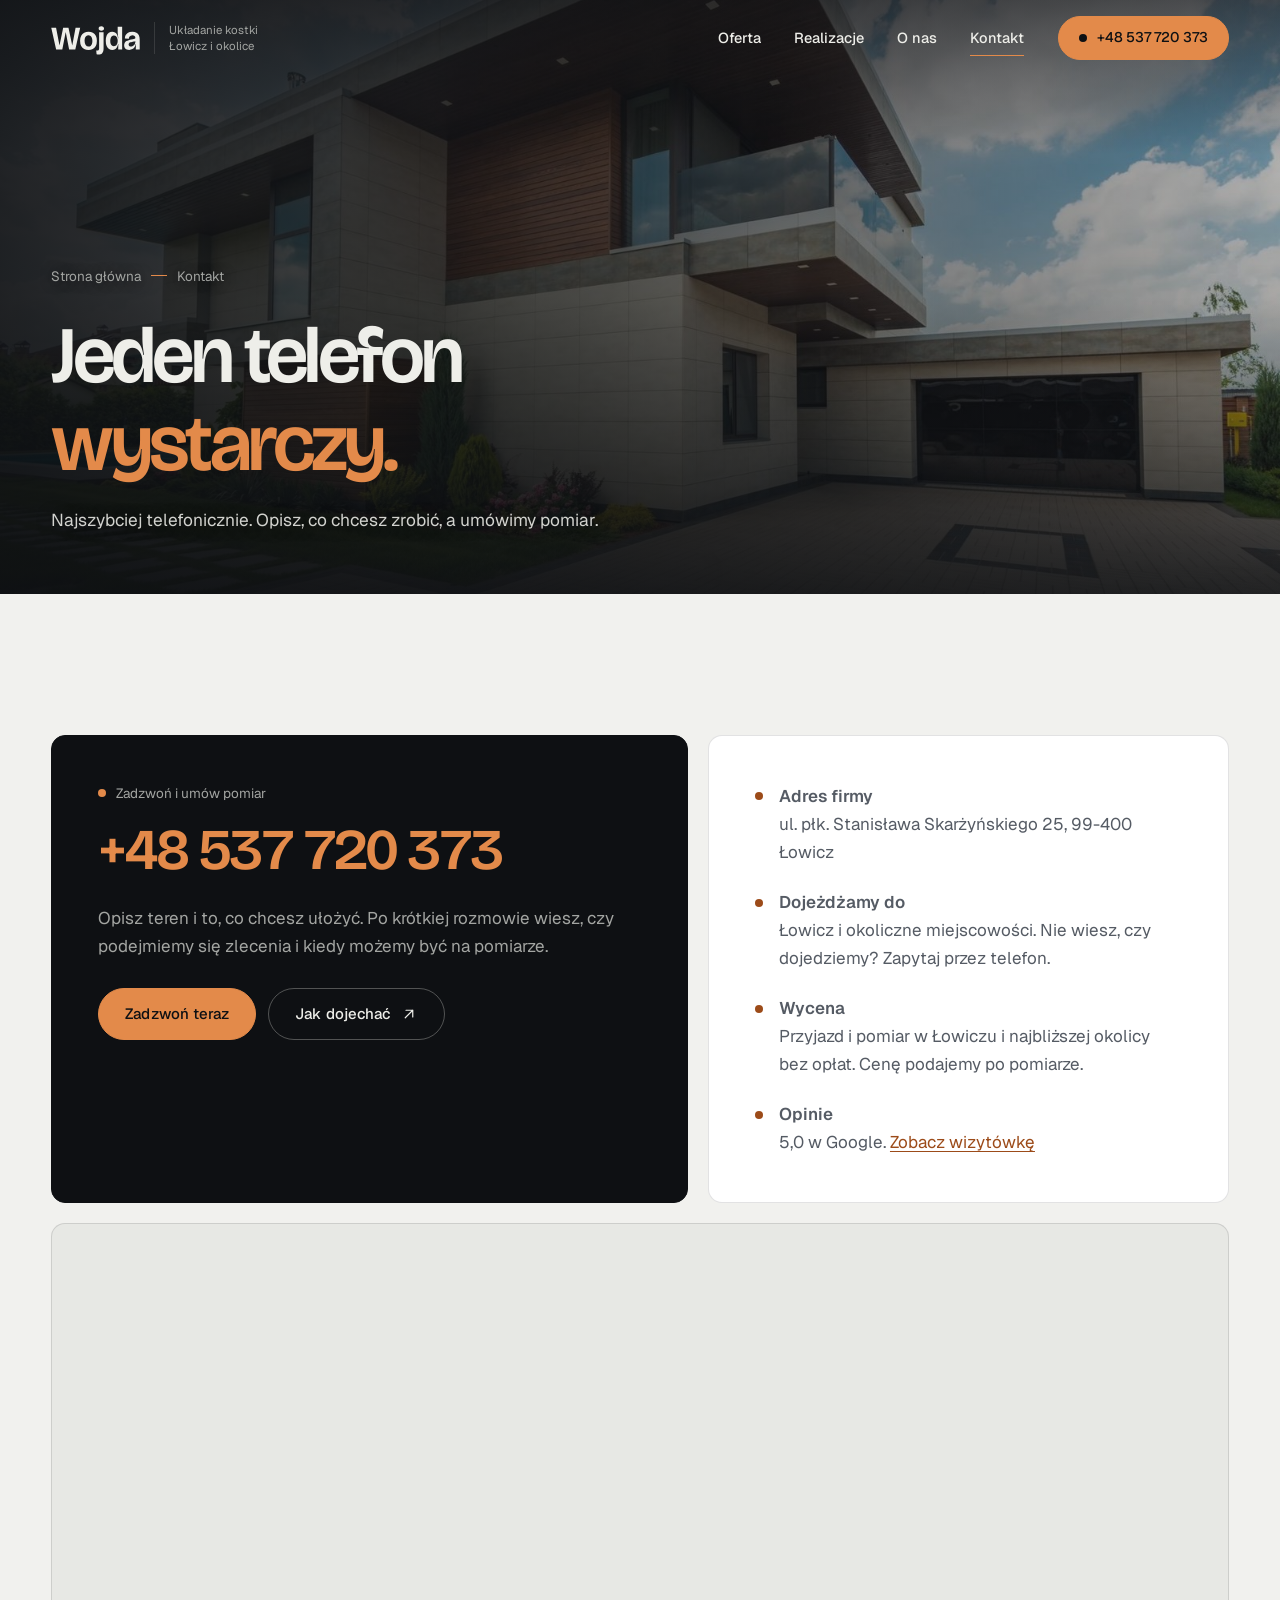
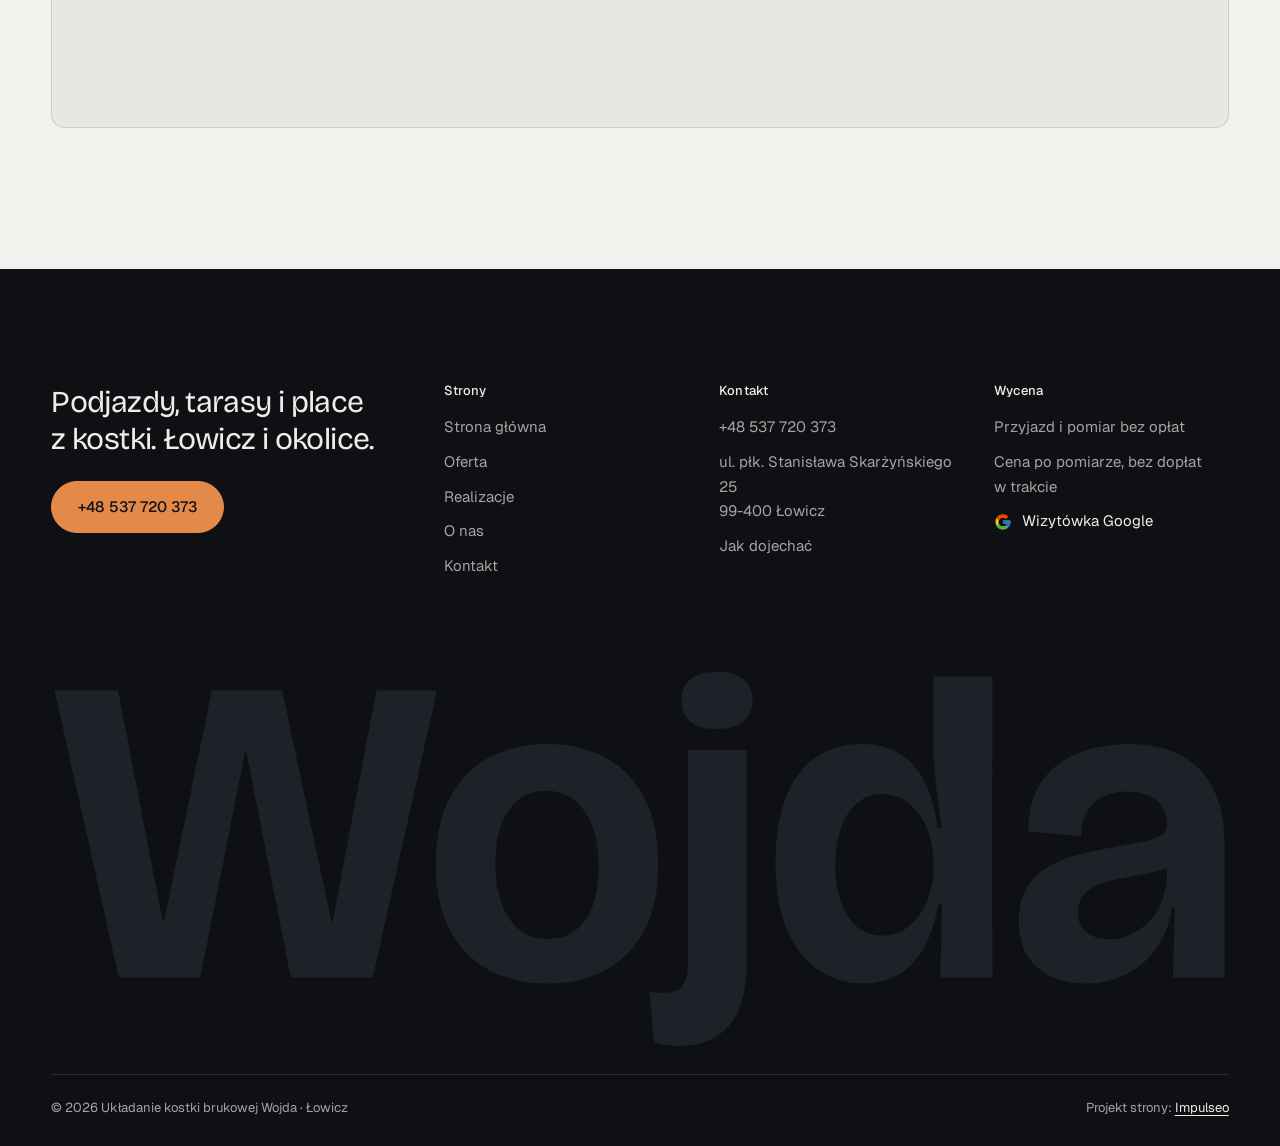
<file: kontakt.html>
<!DOCTYPE html>
<html lang="pl">
<head>
<meta charset="UTF-8">
<meta name="viewport" content="width=device-width, initial-scale=1.0">
<title>Kontakt - Układanie kostki brukowej Wojda, Łowicz</title>
<meta name="description" content="Telefon: +48 537 720 373. Układanie kostki brukowej Wojda, ul. płk. Stanisława Skarżyńskiego 25, 99-400 Łowicz. Przyjazd i wycena bez opłat.">
<link rel="canonical" href="https://impulseo-pl.github.io/ukladanie-kostki-brukowej-wojda/kontakt.html">
<meta name="robots" content="noindex, nofollow">
<meta name="theme-color" content="#0E1013">
<meta property="og:type" content="website">
<meta property="og:locale" content="pl_PL">
<meta property="og:site_name" content="Układanie kostki brukowej Wojda">
<meta property="og:title" content="Kontakt - Układanie kostki brukowej Wojda, Łowicz">
<meta property="og:description" content="Telefon: +48 537 720 373. Układanie kostki brukowej Wojda, ul. płk. Stanisława Skarżyńskiego 25, 99-400 Łowicz. Przyjazd i wycena bez opłat.">
<meta property="og:url" content="https://impulseo-pl.github.io/ukladanie-kostki-brukowej-wojda/kontakt.html">
<meta property="og:image" content="https://impulseo-pl.github.io/ukladanie-kostki-brukowej-wojda/img/og.jpg">
<meta property="og:image:width" content="1200">
<meta property="og:image:height" content="630">
<meta name="twitter:card" content="summary_large_image">
<script>(function(){var d=document.documentElement;d.classList.add('js');try{if(!window.matchMedia('(prefers-reduced-motion: reduce)').matches)d.classList.add('anim');}catch(e){}setTimeout(function(){if(!d.classList.contains('anim-ok'))d.classList.remove('anim');},3500);})();</script>

<link rel="preload" as="image" href="img/g11.jpg" fetchpriority="high">
<link rel="preconnect" href="https://fonts.googleapis.com">
<link rel="preconnect" href="https://fonts.gstatic.com" crossorigin>
<link href="https://fonts.googleapis.com/css2?family=Bricolage+Grotesque:opsz,wght@12..96,400..700&family=Geist:wght@400..600&display=swap" rel="stylesheet">
<link rel="stylesheet" href="assets/styles.css?v=20261029w">
<script src="assets/lenis.min.js?v=1.1.20" defer></script>
<script src="assets/main.js?v=20261029w" defer></script>
</head>
<body>
<a class="skip" href="#tresc">Przejdź do treści</a>
<header class="site-head">
<div class="head-in">
  <a class="brand" href="index.html" aria-label="Układanie kostki brukowej Wojda - strona główna">
    <span class="znak"><svg class="wm" viewBox="5 -712 2708 728" role="img" aria-label="Wojda"><path pathLength="1" style="--i:0" d="M161 0 13 -660H159.25L262 -128.75H264.75L375 -660H536.75L650 -128.75H652.5L753.25 -660H892.75L744.75 0H556.25L454 -519.5H451.25L348.5 0Z"/><path pathLength="1" style="--i:1" d="M1145.5 13.75Q1071.5 13.75 1013.5 -16.62Q955.5 -47 922.62 -108.12Q889.75 -169.25 889.75 -261.25Q889.75 -355.75 923.62 -416.75Q957.5 -477.75 1015.5 -507.62Q1073.5 -537.5 1146.25 -537.5Q1221.5 -537.5 1279 -506.88Q1336.5 -476.25 1369 -415Q1401.5 -353.75 1401.5 -261Q1401.5 -166.25 1367.88 -105.38Q1334.25 -44.5 1276.25 -15.38Q1218.25 13.75 1145.5 13.75ZM1148.25 -89Q1185.25 -89 1211 -108.25Q1236.75 -127.5 1250.5 -164.62Q1264.25 -201.75 1264.25 -253.75Q1264.25 -309.5 1249.62 -348.38Q1235 -387.25 1207.88 -408.38Q1180.75 -429.5 1142.75 -429.5Q1106.5 -429.5 1080.62 -409.75Q1054.75 -390 1040.88 -352.5Q1027 -315 1027 -262.75Q1027 -181 1059.12 -135Q1091.25 -89 1148.25 -89Z"/><path pathLength="1" style="--i:2" d="M1451.75 157Q1438 157 1423 155Q1408 153 1392 149.75L1381 33Q1428.5 40.25 1448.88 26.75Q1469.25 13.25 1469.25 -33.5V-523.5H1604.75V-32Q1604.75 18.5 1593.75 54.38Q1582.75 90.25 1562 113.12Q1541.25 136 1513.38 146.5Q1485.5 157 1451.75 157ZM1536.25 -571.5Q1496.5 -571.5 1475.62 -588.5Q1454.75 -605.5 1454.75 -637.31Q1454.75 -669.97 1475.76 -686.74Q1496.76 -703.5 1536.2 -703.5Q1576.5 -703.5 1597.38 -686.38Q1618.25 -669.25 1618.25 -637Q1618.25 -605.97 1597.32 -588.74Q1576.4 -571.5 1536.25 -571.5Z"/><path pathLength="1" style="--i:3" d="M1873.25 13.75Q1817 13.75 1771.12 -16.25Q1725.25 -46.25 1698.12 -108.25Q1671 -170.25 1671 -266Q1671 -356.25 1695.62 -416.62Q1720.25 -477 1764.88 -507.25Q1809.5 -537.5 1868.5 -537.5Q1917 -537.5 1953.25 -516.88Q1989.5 -496.25 2012.5 -453.25Q2035.5 -410.25 2044.5 -343.25H2053.75Q2048.25 -382.25 2043.5 -416.88Q2038.75 -451.5 2036.38 -482.25Q2034 -513 2034 -539.5V-692.5H2170L2169.25 -201.5L2170.25 0H2050L2053.75 -168H2046.25Q2034.5 -107.5 2011.38 -67Q1988.25 -26.5 1954 -6.38Q1919.75 13.75 1873.25 13.75ZM1916.25 -96.5Q1943 -96.5 1964.88 -109Q1986.75 -121.5 2002.12 -143.88Q2017.5 -166.25 2026 -195.12Q2034.5 -224 2034.5 -256.5V-263.75Q2034.5 -288.75 2029 -312.38Q2023.5 -336 2013.38 -355.88Q2003.25 -375.75 1988.88 -390.75Q1974.5 -405.75 1956.25 -414.12Q1938 -422.5 1916.75 -422.5Q1882.25 -422.5 1857.75 -400.75Q1833.25 -379 1820.75 -341.88Q1808.25 -304.75 1808.25 -257.75Q1808.25 -212 1820.88 -175.25Q1833.5 -138.5 1857.62 -117.5Q1881.75 -96.5 1916.25 -96.5Z"/><path pathLength="1" style="--i:4" d="M2385.75 13.75Q2345.5 13.75 2310.12 -0.5Q2274.75 -14.75 2252.62 -46.12Q2230.5 -77.5 2230.5 -129.25Q2230.5 -176.75 2248.75 -206.62Q2267 -236.5 2298.38 -254.88Q2329.75 -273.25 2368.25 -283Q2406.75 -292.75 2446.5 -299.75Q2500.25 -309.5 2526.75 -315.38Q2553.25 -321.25 2562.38 -329.62Q2571.5 -338 2571.5 -353Q2571.5 -389.5 2545.88 -408.75Q2520.25 -428 2480.25 -428Q2455.5 -428 2431 -418.75Q2406.5 -409.5 2390.38 -387.12Q2374.25 -364.75 2373.75 -325L2252 -335.75Q2252.25 -394.5 2272.88 -433.62Q2293.5 -472.75 2327.88 -495.38Q2362.25 -518 2403 -527.75Q2443.75 -537.5 2484.25 -537.5Q2555.75 -537.5 2604.62 -510.75Q2653.5 -484 2678.62 -432.38Q2703.75 -380.75 2703.75 -305.25V-209.75Q2704 -175 2704.12 -139.75Q2704.25 -104.5 2704.38 -69.62Q2704.5 -34.75 2704.5 0H2585Q2586.25 -39.5 2587.25 -78.88Q2588.25 -118.25 2589.25 -161.75H2582.5Q2577.25 -113.25 2551.12 -73.38Q2525 -33.5 2482.88 -9.88Q2440.75 13.75 2385.75 13.75ZM2437 -88.25Q2459.25 -88.25 2482.62 -97.12Q2506 -106 2526 -124.75Q2546 -143.5 2558.5 -173.38Q2571 -203.25 2571.5 -244.5L2571.75 -268L2598.5 -273Q2589.25 -259 2568.38 -250.88Q2547.5 -242.75 2521.12 -238.12Q2494.75 -233.5 2467.88 -228.62Q2441 -223.75 2418 -215Q2395 -206.25 2380.75 -191.25Q2366.5 -176.25 2366.5 -150Q2366.5 -120.75 2386.12 -104.5Q2405.75 -88.25 2437 -88.25Z"/></svg></span>
    <span class="brand-sub">Układanie kostki<br>Łowicz i&nbsp;okolice</span>
  </a>
  <nav class="nav-links" aria-label="Menu główne">
    <a class="nl" href="oferta.html">Oferta</a><a class="nl" href="realizacje.html">Realizacje</a><a class="nl" href="o-nas.html">O&nbsp;nas</a><a class="nl" href="kontakt.html" aria-current="page">Kontakt</a>
    <a class="btn btn-copper nav-cta" href="tel:+48537720373"><span class="live" aria-hidden="true"></span>+48 537 720 373</a>
  </nav>
  <button class="burger" type="button" aria-label="Otwórz menu" aria-expanded="false" aria-controls="mnav"><span></span><span></span></button>
</div>
</header>
<div class="mnav" id="mnav">
  <div class="mnav-in">
    <a class="ml" href="index.html">Strona główna</a><a class="ml" href="oferta.html">Oferta</a><a class="ml" href="realizacje.html">Realizacje</a><a class="ml" href="o-nas.html">O&nbsp;nas</a><a class="ml" href="kontakt.html" aria-current="page">Kontakt</a>
    <div class="mnav-foot">
      <span>Przyjazd i&nbsp;wycena bez opłat, Łowicz i&nbsp;okolice</span>
      <a class="btn btn-copper" href="tel:+48537720373">+48 537 720 373</a>
    </div>
  </div>
</div>
<main id="tresc">

<section class="pagehead">
  <div class="pagehead-media"><img src="img/g11.jpg" alt="Dom z podjazdem z jasnej kostki" width="1600" height="1068" decoding="async" fetchpriority="high"></div>
  <div class="ph-in">
    <p class="crumb up" style="--d:0"><a href="index.html">Strona główna</a><span class="sl" aria-hidden="true"></span>Kontakt</p>
    <h1><span class="ln"><span class="ln-i" style="--k:0">Jeden telefon</span></span><span class="ln"><span class="ln-i" style="--k:1"><em>wystarczy.</em></span></span></h1>
    <p class="ph-lead up" style="--d:300">Najszybciej telefonicznie. Opisz, co chcesz zrobić, a&nbsp;umówimy pomiar.</p>
  </div>
</section>

<section class="sec">
  <div class="wrap">
    <div class="k-grid">
      <div class="k-card dark rv">
        <span class="lbl"><span class="live" aria-hidden="true"></span>Zadzwoń i&nbsp;umów pomiar</span>
        <a class="k-phone" href="tel:+48537720373">+48 537 720 373</a>
        <p>Opisz teren i&nbsp;to, co chcesz ułożyć. Po krótkiej rozmowie wiesz, czy podejmiemy się zlecenia i&nbsp;kiedy możemy być na pomiarze.</p>
        <div class="cta-row" style="margin-top:28px">
          <a class="btn btn-copper" href="tel:+48537720373">Zadzwoń teraz</a>
          <a class="btn btn-ghost" href="https://maps.google.com/?cid=13490960193862831652" target="_blank" rel="noopener">Jak dojechać<svg class="ico" width="18" height="18" viewBox="0 0 24 24" fill="none" stroke="currentColor" stroke-width="1.6" stroke-linecap="round" stroke-linejoin="round" aria-hidden="true"><path d="M7 17 17 7M8 7h9v9"/></svg></a>
        </div>
      </div>
      <div class="k-card rv" style="--d:120">
        <ul class="k-list">
          <li><span><b>Adres firmy</b>ul. płk. Stanisława Skarżyńskiego 25, 99-400 Łowicz</span></li>
          <li><span><b>Dojeżdżamy do</b>Łowicz i&nbsp;okoliczne miejscowości. Nie wiesz, czy dojedziemy? Zapytaj przez telefon.</span></li>
          <li><span><b>Wycena</b>Przyjazd i&nbsp;pomiar w&nbsp;Łowiczu i&nbsp;najbliższej okolicy bez opłat. Cenę podajemy po pomiarze.</span></li>
          <li><span><b>Opinie</b>5,0 w&nbsp;Google. <a class="u" href="https://maps.google.com/?cid=13490960193862831652" target="_blank" rel="noopener">Zobacz wizytówkę</a></span></li>
        </ul>
      </div>
    </div>
    <div class="map map-lg rv">
      <iframe title="Mapa dojazdu - Układanie kostki brukowej Wojda, Łowicz" src="https://maps.google.com/maps?q=52.1024123,19.9633378&z=13&output=embed" loading="lazy" referrerpolicy="no-referrer-when-downgrade"></iframe>
    </div>
  </div>
</section>
</main>
<footer class="site-foot">
  <div class="wrap">
    <div class="foot-top">
      <div>
        <p class="foot-claim">Podjazdy, tarasy i&nbsp;place z&nbsp;kostki. Łowicz i&nbsp;okolice.</p>
        <a class="btn btn-copper" href="tel:+48537720373">+48 537 720 373</a>
      </div>
      <div>
        <h4>Strony</h4>
        <ul><li><a href="index.html">Strona główna</a></li><li><a href="oferta.html">Oferta</a></li><li><a href="realizacje.html">Realizacje</a></li><li><a href="o-nas.html">O&nbsp;nas</a></li><li><a href="kontakt.html">Kontakt</a></li></ul>
      </div>
      <div>
        <h4>Kontakt</h4>
        <ul>
          <li><a href="tel:+48537720373">+48 537 720 373</a></li>
          <li>ul. płk. Stanisława Skarżyńskiego 25<br>99-400 Łowicz</li>
          <li><a href="https://maps.google.com/?cid=13490960193862831652" target="_blank" rel="noopener">Jak dojechać</a></li>
        </ul>
      </div>
      <div>
        <h4>Wycena</h4>
        <ul>
          <li>Przyjazd i&nbsp;pomiar bez opłat</li>
          <li>Cena po pomiarze, bez dopłat w&nbsp;trakcie</li>
          <li><a class="soc" href="https://maps.google.com/?cid=13490960193862831652" target="_blank" rel="noopener" aria-label="Wizytówka Układanie kostki brukowej Wojda w Google"><svg class="g-logo" viewBox="0 0 48 48" aria-hidden="true"><path fill="#FFC107" d="M43.6 20.5H42V20H24v8h11.3C33.7 32.7 29.2 36 24 36c-6.6 0-12-5.4-12-12s5.4-12 12-12c3.1 0 5.8 1.2 7.9 3.1l5.7-5.7C34 6.1 29.3 4 24 4 12.9 4 4 12.9 4 24s8.9 20 20 20 20-8.9 20-20c0-1.3-.1-2.4-.4-3.5z"/><path fill="#FF3D00" d="m6.3 14.7 6.6 4.8C14.7 15.1 19 12 24 12c3.1 0 5.8 1.2 7.9 3.1l5.7-5.7C34 6.1 29.3 4 24 4 16.3 4 9.7 8.3 6.3 14.7z"/><path fill="#4CAF50" d="M24 44c5.2 0 9.9-2 13.4-5.2l-6.2-5.2A11.9 11.9 0 0 1 24 36c-5.2 0-9.6-3.3-11.3-7.9l-6.5 5C9.5 39.6 16.2 44 24 44z"/><path fill="#1976D2" d="M43.6 20.5H42V20H24v8h11.3a12 12 0 0 1-4.1 5.6l6.2 5.2C37 39.2 44 34 44 24c0-1.3-.1-2.4-.4-3.5z"/></svg>Wizytówka Google</a></li>
        </ul>
      </div>
    </div>
    <div class="foot-mark" aria-hidden="true"><svg class="wm-foot" viewBox="5 -712 2708 877" aria-hidden="true" focusable="false"><path style="--i:0" d="M161 0 13 -660H159.25L262 -128.75H264.75L375 -660H536.75L650 -128.75H652.5L753.25 -660H892.75L744.75 0H556.25L454 -519.5H451.25L348.5 0Z"/><path style="--i:1" d="M1145.5 13.75Q1071.5 13.75 1013.5 -16.62Q955.5 -47 922.62 -108.12Q889.75 -169.25 889.75 -261.25Q889.75 -355.75 923.62 -416.75Q957.5 -477.75 1015.5 -507.62Q1073.5 -537.5 1146.25 -537.5Q1221.5 -537.5 1279 -506.88Q1336.5 -476.25 1369 -415Q1401.5 -353.75 1401.5 -261Q1401.5 -166.25 1367.88 -105.38Q1334.25 -44.5 1276.25 -15.38Q1218.25 13.75 1145.5 13.75ZM1148.25 -89Q1185.25 -89 1211 -108.25Q1236.75 -127.5 1250.5 -164.62Q1264.25 -201.75 1264.25 -253.75Q1264.25 -309.5 1249.62 -348.38Q1235 -387.25 1207.88 -408.38Q1180.75 -429.5 1142.75 -429.5Q1106.5 -429.5 1080.62 -409.75Q1054.75 -390 1040.88 -352.5Q1027 -315 1027 -262.75Q1027 -181 1059.12 -135Q1091.25 -89 1148.25 -89Z"/><path style="--i:2" d="M1451.75 157Q1438 157 1423 155Q1408 153 1392 149.75L1381 33Q1428.5 40.25 1448.88 26.75Q1469.25 13.25 1469.25 -33.5V-523.5H1604.75V-32Q1604.75 18.5 1593.75 54.38Q1582.75 90.25 1562 113.12Q1541.25 136 1513.38 146.5Q1485.5 157 1451.75 157ZM1536.25 -571.5Q1496.5 -571.5 1475.62 -588.5Q1454.75 -605.5 1454.75 -637.31Q1454.75 -669.97 1475.76 -686.74Q1496.76 -703.5 1536.2 -703.5Q1576.5 -703.5 1597.38 -686.38Q1618.25 -669.25 1618.25 -637Q1618.25 -605.97 1597.32 -588.74Q1576.4 -571.5 1536.25 -571.5Z"/><path style="--i:3" d="M1873.25 13.75Q1817 13.75 1771.12 -16.25Q1725.25 -46.25 1698.12 -108.25Q1671 -170.25 1671 -266Q1671 -356.25 1695.62 -416.62Q1720.25 -477 1764.88 -507.25Q1809.5 -537.5 1868.5 -537.5Q1917 -537.5 1953.25 -516.88Q1989.5 -496.25 2012.5 -453.25Q2035.5 -410.25 2044.5 -343.25H2053.75Q2048.25 -382.25 2043.5 -416.88Q2038.75 -451.5 2036.38 -482.25Q2034 -513 2034 -539.5V-692.5H2170L2169.25 -201.5L2170.25 0H2050L2053.75 -168H2046.25Q2034.5 -107.5 2011.38 -67Q1988.25 -26.5 1954 -6.38Q1919.75 13.75 1873.25 13.75ZM1916.25 -96.5Q1943 -96.5 1964.88 -109Q1986.75 -121.5 2002.12 -143.88Q2017.5 -166.25 2026 -195.12Q2034.5 -224 2034.5 -256.5V-263.75Q2034.5 -288.75 2029 -312.38Q2023.5 -336 2013.38 -355.88Q2003.25 -375.75 1988.88 -390.75Q1974.5 -405.75 1956.25 -414.12Q1938 -422.5 1916.75 -422.5Q1882.25 -422.5 1857.75 -400.75Q1833.25 -379 1820.75 -341.88Q1808.25 -304.75 1808.25 -257.75Q1808.25 -212 1820.88 -175.25Q1833.5 -138.5 1857.62 -117.5Q1881.75 -96.5 1916.25 -96.5Z"/><path style="--i:4" d="M2385.75 13.75Q2345.5 13.75 2310.12 -0.5Q2274.75 -14.75 2252.62 -46.12Q2230.5 -77.5 2230.5 -129.25Q2230.5 -176.75 2248.75 -206.62Q2267 -236.5 2298.38 -254.88Q2329.75 -273.25 2368.25 -283Q2406.75 -292.75 2446.5 -299.75Q2500.25 -309.5 2526.75 -315.38Q2553.25 -321.25 2562.38 -329.62Q2571.5 -338 2571.5 -353Q2571.5 -389.5 2545.88 -408.75Q2520.25 -428 2480.25 -428Q2455.5 -428 2431 -418.75Q2406.5 -409.5 2390.38 -387.12Q2374.25 -364.75 2373.75 -325L2252 -335.75Q2252.25 -394.5 2272.88 -433.62Q2293.5 -472.75 2327.88 -495.38Q2362.25 -518 2403 -527.75Q2443.75 -537.5 2484.25 -537.5Q2555.75 -537.5 2604.62 -510.75Q2653.5 -484 2678.62 -432.38Q2703.75 -380.75 2703.75 -305.25V-209.75Q2704 -175 2704.12 -139.75Q2704.25 -104.5 2704.38 -69.62Q2704.5 -34.75 2704.5 0H2585Q2586.25 -39.5 2587.25 -78.88Q2588.25 -118.25 2589.25 -161.75H2582.5Q2577.25 -113.25 2551.12 -73.38Q2525 -33.5 2482.88 -9.88Q2440.75 13.75 2385.75 13.75ZM2437 -88.25Q2459.25 -88.25 2482.62 -97.12Q2506 -106 2526 -124.75Q2546 -143.5 2558.5 -173.38Q2571 -203.25 2571.5 -244.5L2571.75 -268L2598.5 -273Q2589.25 -259 2568.38 -250.88Q2547.5 -242.75 2521.12 -238.12Q2494.75 -233.5 2467.88 -228.62Q2441 -223.75 2418 -215Q2395 -206.25 2380.75 -191.25Q2366.5 -176.25 2366.5 -150Q2366.5 -120.75 2386.12 -104.5Q2405.75 -88.25 2437 -88.25Z"/></svg></div>
    <div class="foot-bottom">
      <span>© 2026 Układanie kostki brukowej Wojda · Łowicz</span>
      <span>Projekt strony: <a class="foot-credit" href="https://impulseo.pl" target="_blank" rel="noopener">Impulseo</a></span>
    </div>
  </div>
</footer>
<div class="sticky-call">
  <a class="btn btn-copper" href="tel:+48537720373">Zadzwoń</a>
  <a class="btn btn-ghost" href="kontakt.html">Kontakt i&nbsp;dojazd</a>
</div>
</body>
</html>
</file>
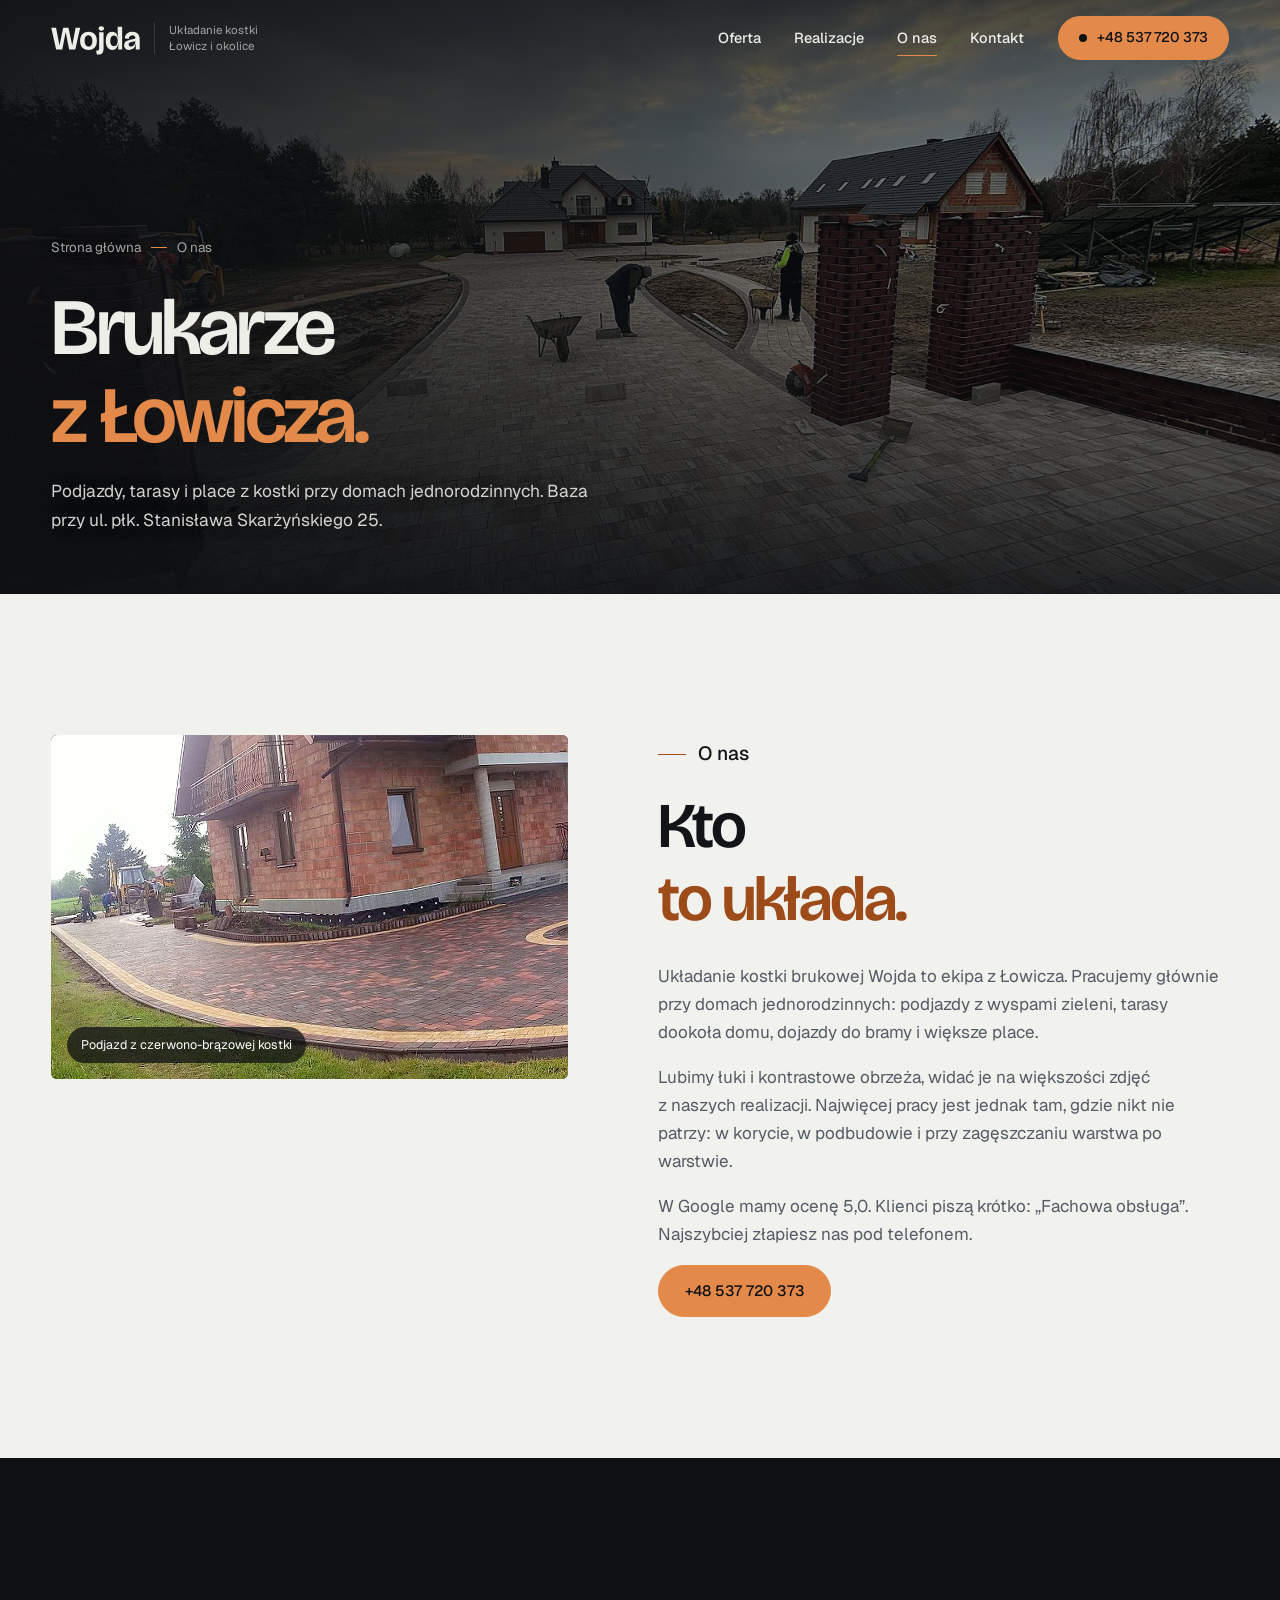
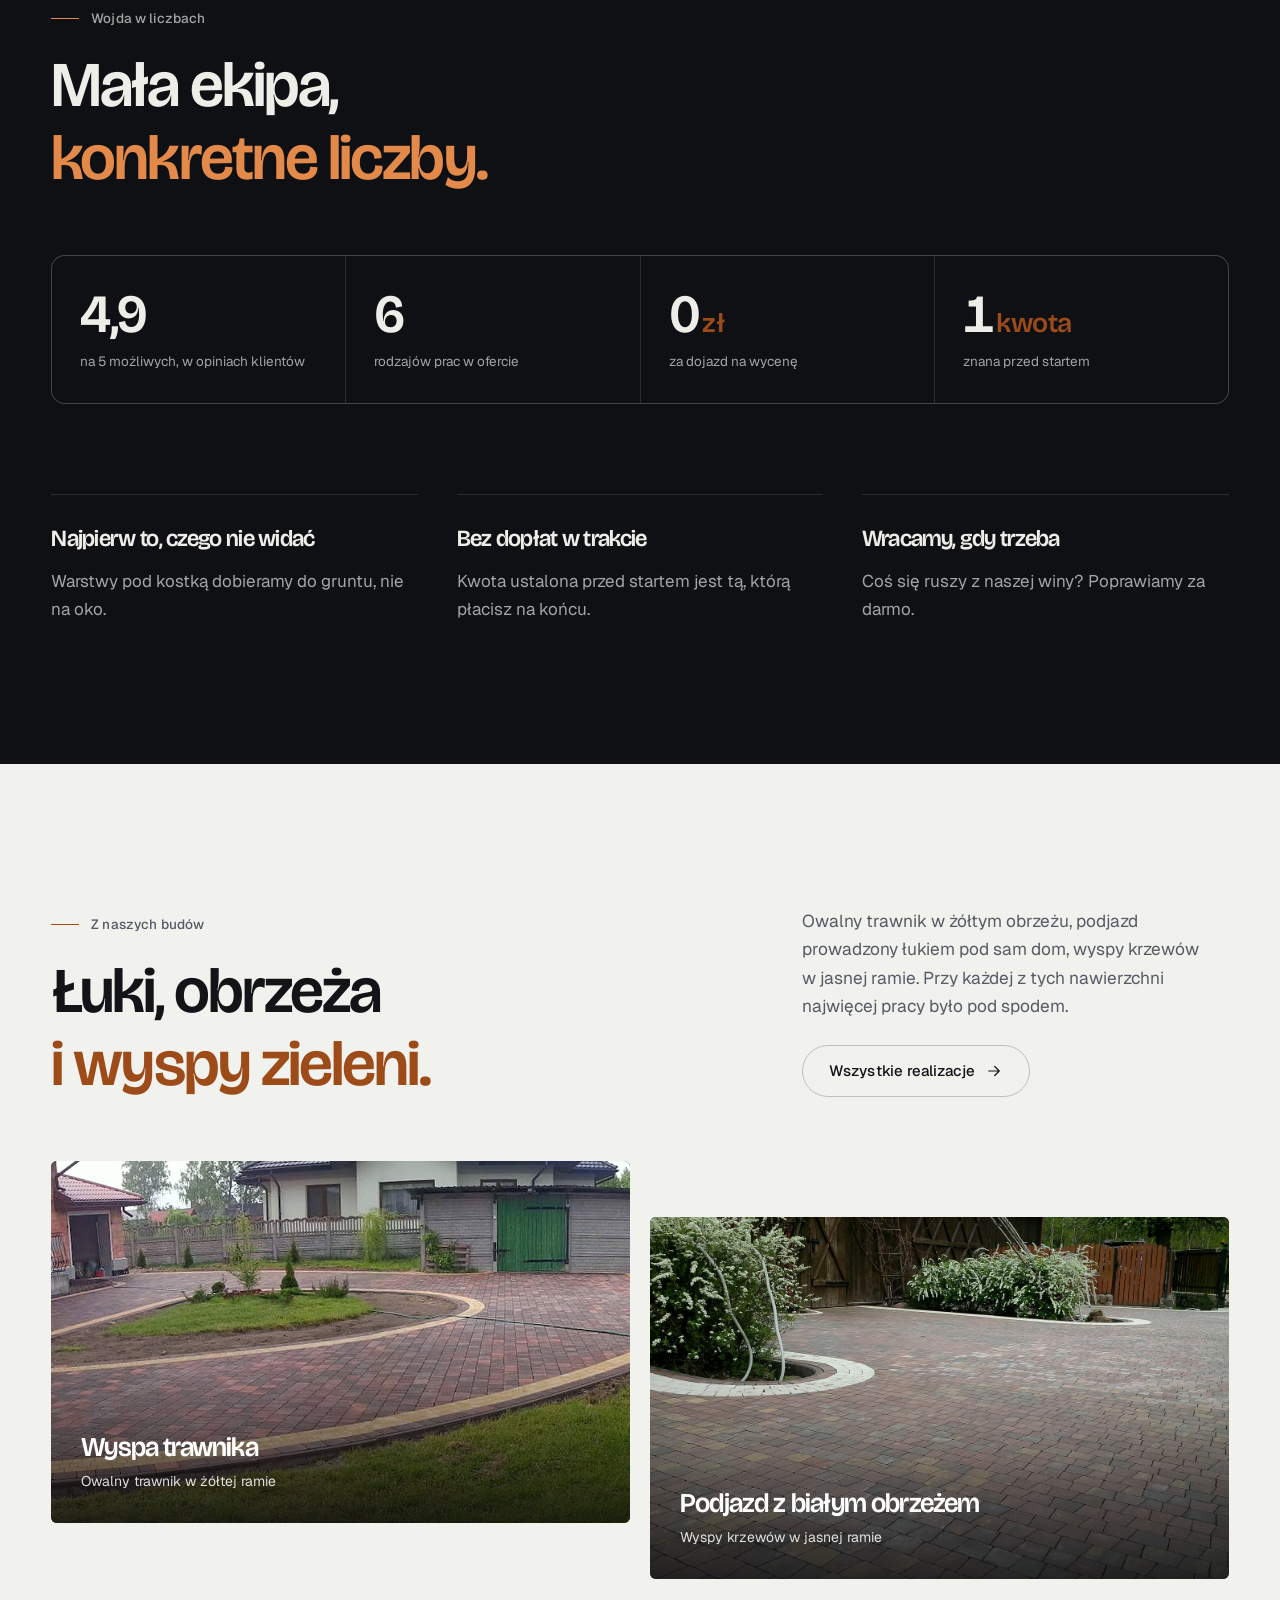
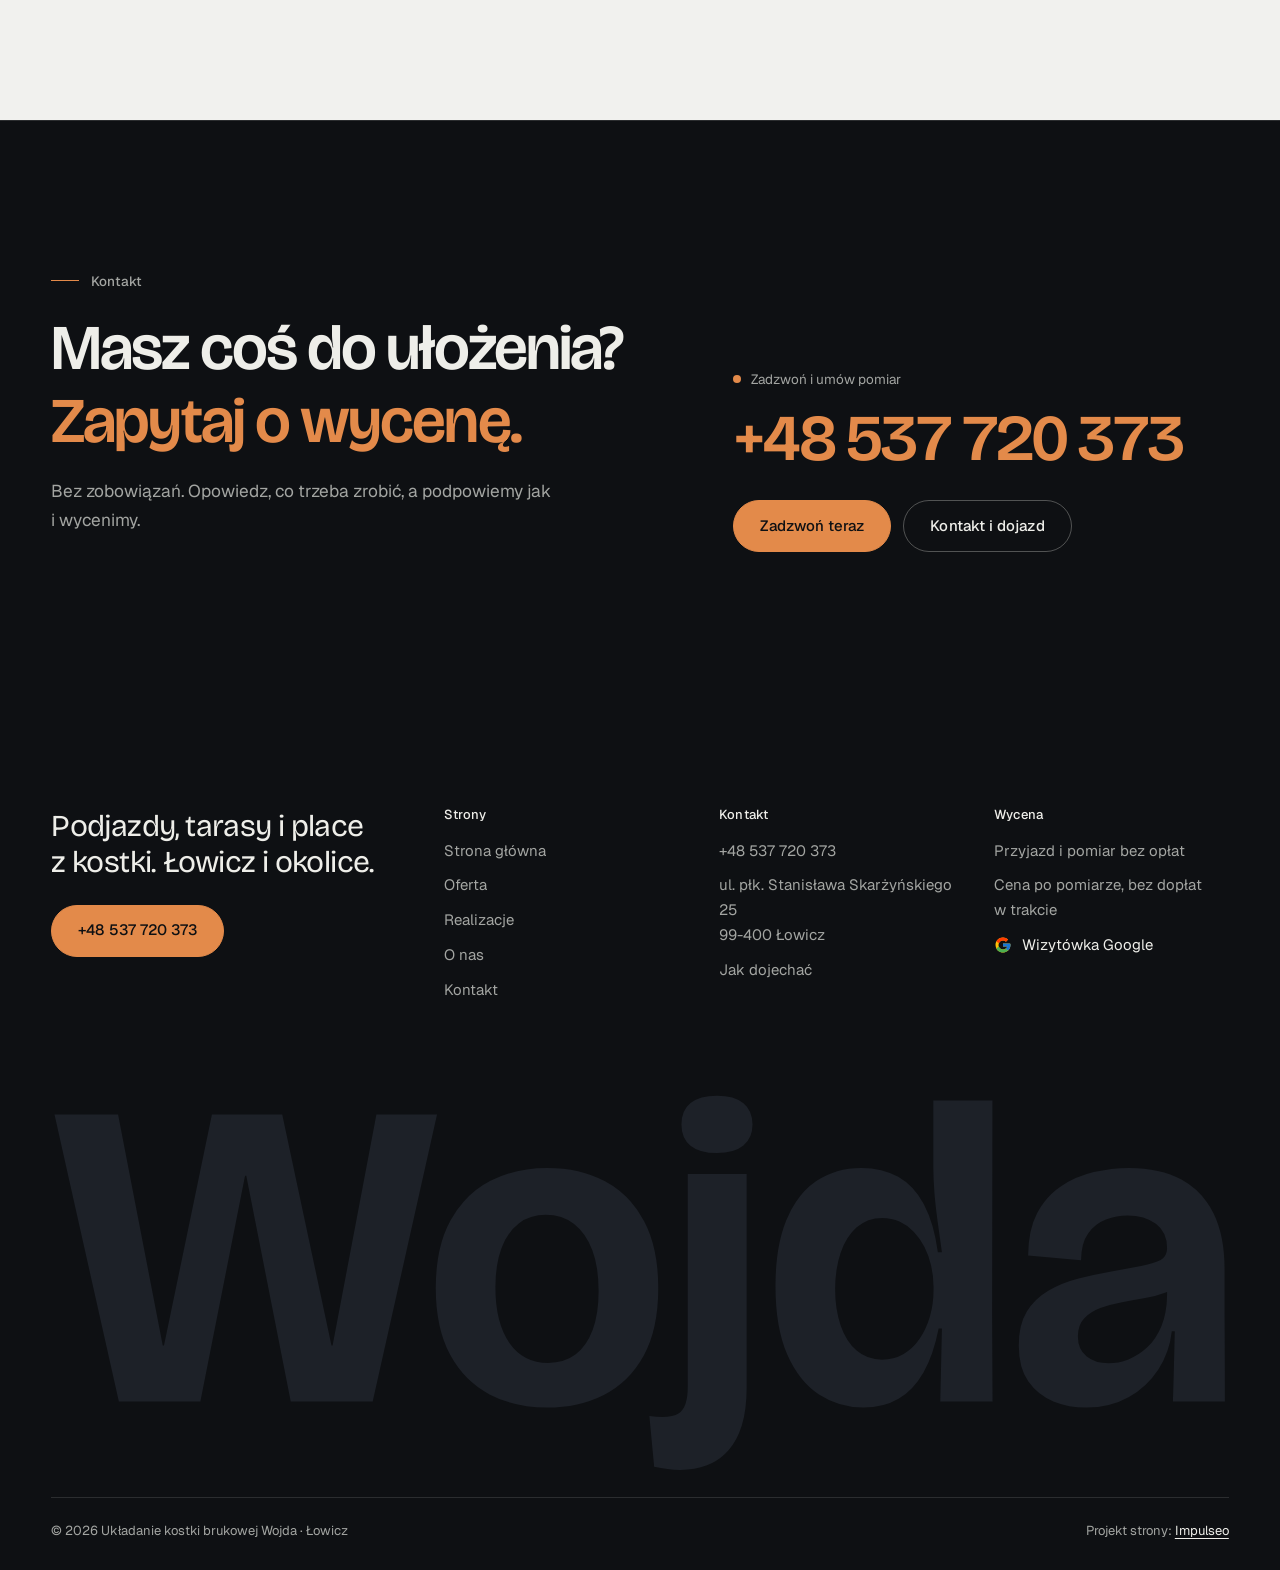
<file: o-nas.html>
<!DOCTYPE html>
<html lang="pl">
<head>
<meta charset="UTF-8">
<meta name="viewport" content="width=device-width, initial-scale=1.0">
<title>O nas - brukarze z Łowicza | Układanie kostki brukowej Wojda</title>
<meta name="description" content="Układanie kostki brukowej Wojda: ekipa z Łowicza. Podjazdy, tarasy i place przy domach jednorodzinnych. Ocena 5,0 w Google. Telefon: +48 537 720 373.">
<link rel="canonical" href="https://impulseo-pl.github.io/ukladanie-kostki-brukowej-wojda/o-nas.html">
<meta name="robots" content="noindex, nofollow">
<meta name="theme-color" content="#0E1013">
<meta property="og:type" content="website">
<meta property="og:locale" content="pl_PL">
<meta property="og:site_name" content="Układanie kostki brukowej Wojda">
<meta property="og:title" content="O nas - brukarze z Łowicza | Układanie kostki brukowej Wojda">
<meta property="og:description" content="Układanie kostki brukowej Wojda: ekipa z Łowicza. Podjazdy, tarasy i place przy domach jednorodzinnych. Ocena 5,0 w Google. Telefon: +48 537 720 373.">
<meta property="og:url" content="https://impulseo-pl.github.io/ukladanie-kostki-brukowej-wojda/o-nas.html">
<meta property="og:image" content="https://impulseo-pl.github.io/ukladanie-kostki-brukowej-wojda/img/og.jpg">
<meta property="og:image:width" content="1200">
<meta property="og:image:height" content="630">
<meta name="twitter:card" content="summary_large_image">
<script>(function(){var d=document.documentElement;d.classList.add('js');try{if(!window.matchMedia('(prefers-reduced-motion: reduce)').matches)d.classList.add('anim');}catch(e){}setTimeout(function(){if(!d.classList.contains('anim-ok'))d.classList.remove('anim');},3500);})();</script>

<link rel="preload" as="image" href="img/about.jpg" fetchpriority="high">
<link rel="preconnect" href="https://fonts.googleapis.com">
<link rel="preconnect" href="https://fonts.gstatic.com" crossorigin>
<link href="https://fonts.googleapis.com/css2?family=Bricolage+Grotesque:opsz,wght@12..96,400..700&family=Geist:wght@400..600&display=swap" rel="stylesheet">
<link rel="stylesheet" href="assets/styles.css?v=20261029w">
<script src="assets/lenis.min.js?v=1.1.20" defer></script>
<script src="assets/main.js?v=20261029w" defer></script>
</head>
<body>
<a class="skip" href="#tresc">Przejdź do treści</a>
<header class="site-head">
<div class="head-in">
  <a class="brand" href="index.html" aria-label="Układanie kostki brukowej Wojda - strona główna">
    <span class="znak"><svg class="wm" viewBox="5 -712 2708 728" role="img" aria-label="Wojda"><path pathLength="1" style="--i:0" d="M161 0 13 -660H159.25L262 -128.75H264.75L375 -660H536.75L650 -128.75H652.5L753.25 -660H892.75L744.75 0H556.25L454 -519.5H451.25L348.5 0Z"/><path pathLength="1" style="--i:1" d="M1145.5 13.75Q1071.5 13.75 1013.5 -16.62Q955.5 -47 922.62 -108.12Q889.75 -169.25 889.75 -261.25Q889.75 -355.75 923.62 -416.75Q957.5 -477.75 1015.5 -507.62Q1073.5 -537.5 1146.25 -537.5Q1221.5 -537.5 1279 -506.88Q1336.5 -476.25 1369 -415Q1401.5 -353.75 1401.5 -261Q1401.5 -166.25 1367.88 -105.38Q1334.25 -44.5 1276.25 -15.38Q1218.25 13.75 1145.5 13.75ZM1148.25 -89Q1185.25 -89 1211 -108.25Q1236.75 -127.5 1250.5 -164.62Q1264.25 -201.75 1264.25 -253.75Q1264.25 -309.5 1249.62 -348.38Q1235 -387.25 1207.88 -408.38Q1180.75 -429.5 1142.75 -429.5Q1106.5 -429.5 1080.62 -409.75Q1054.75 -390 1040.88 -352.5Q1027 -315 1027 -262.75Q1027 -181 1059.12 -135Q1091.25 -89 1148.25 -89Z"/><path pathLength="1" style="--i:2" d="M1451.75 157Q1438 157 1423 155Q1408 153 1392 149.75L1381 33Q1428.5 40.25 1448.88 26.75Q1469.25 13.25 1469.25 -33.5V-523.5H1604.75V-32Q1604.75 18.5 1593.75 54.38Q1582.75 90.25 1562 113.12Q1541.25 136 1513.38 146.5Q1485.5 157 1451.75 157ZM1536.25 -571.5Q1496.5 -571.5 1475.62 -588.5Q1454.75 -605.5 1454.75 -637.31Q1454.75 -669.97 1475.76 -686.74Q1496.76 -703.5 1536.2 -703.5Q1576.5 -703.5 1597.38 -686.38Q1618.25 -669.25 1618.25 -637Q1618.25 -605.97 1597.32 -588.74Q1576.4 -571.5 1536.25 -571.5Z"/><path pathLength="1" style="--i:3" d="M1873.25 13.75Q1817 13.75 1771.12 -16.25Q1725.25 -46.25 1698.12 -108.25Q1671 -170.25 1671 -266Q1671 -356.25 1695.62 -416.62Q1720.25 -477 1764.88 -507.25Q1809.5 -537.5 1868.5 -537.5Q1917 -537.5 1953.25 -516.88Q1989.5 -496.25 2012.5 -453.25Q2035.5 -410.25 2044.5 -343.25H2053.75Q2048.25 -382.25 2043.5 -416.88Q2038.75 -451.5 2036.38 -482.25Q2034 -513 2034 -539.5V-692.5H2170L2169.25 -201.5L2170.25 0H2050L2053.75 -168H2046.25Q2034.5 -107.5 2011.38 -67Q1988.25 -26.5 1954 -6.38Q1919.75 13.75 1873.25 13.75ZM1916.25 -96.5Q1943 -96.5 1964.88 -109Q1986.75 -121.5 2002.12 -143.88Q2017.5 -166.25 2026 -195.12Q2034.5 -224 2034.5 -256.5V-263.75Q2034.5 -288.75 2029 -312.38Q2023.5 -336 2013.38 -355.88Q2003.25 -375.75 1988.88 -390.75Q1974.5 -405.75 1956.25 -414.12Q1938 -422.5 1916.75 -422.5Q1882.25 -422.5 1857.75 -400.75Q1833.25 -379 1820.75 -341.88Q1808.25 -304.75 1808.25 -257.75Q1808.25 -212 1820.88 -175.25Q1833.5 -138.5 1857.62 -117.5Q1881.75 -96.5 1916.25 -96.5Z"/><path pathLength="1" style="--i:4" d="M2385.75 13.75Q2345.5 13.75 2310.12 -0.5Q2274.75 -14.75 2252.62 -46.12Q2230.5 -77.5 2230.5 -129.25Q2230.5 -176.75 2248.75 -206.62Q2267 -236.5 2298.38 -254.88Q2329.75 -273.25 2368.25 -283Q2406.75 -292.75 2446.5 -299.75Q2500.25 -309.5 2526.75 -315.38Q2553.25 -321.25 2562.38 -329.62Q2571.5 -338 2571.5 -353Q2571.5 -389.5 2545.88 -408.75Q2520.25 -428 2480.25 -428Q2455.5 -428 2431 -418.75Q2406.5 -409.5 2390.38 -387.12Q2374.25 -364.75 2373.75 -325L2252 -335.75Q2252.25 -394.5 2272.88 -433.62Q2293.5 -472.75 2327.88 -495.38Q2362.25 -518 2403 -527.75Q2443.75 -537.5 2484.25 -537.5Q2555.75 -537.5 2604.62 -510.75Q2653.5 -484 2678.62 -432.38Q2703.75 -380.75 2703.75 -305.25V-209.75Q2704 -175 2704.12 -139.75Q2704.25 -104.5 2704.38 -69.62Q2704.5 -34.75 2704.5 0H2585Q2586.25 -39.5 2587.25 -78.88Q2588.25 -118.25 2589.25 -161.75H2582.5Q2577.25 -113.25 2551.12 -73.38Q2525 -33.5 2482.88 -9.88Q2440.75 13.75 2385.75 13.75ZM2437 -88.25Q2459.25 -88.25 2482.62 -97.12Q2506 -106 2526 -124.75Q2546 -143.5 2558.5 -173.38Q2571 -203.25 2571.5 -244.5L2571.75 -268L2598.5 -273Q2589.25 -259 2568.38 -250.88Q2547.5 -242.75 2521.12 -238.12Q2494.75 -233.5 2467.88 -228.62Q2441 -223.75 2418 -215Q2395 -206.25 2380.75 -191.25Q2366.5 -176.25 2366.5 -150Q2366.5 -120.75 2386.12 -104.5Q2405.75 -88.25 2437 -88.25Z"/></svg></span>
    <span class="brand-sub">Układanie kostki<br>Łowicz i&nbsp;okolice</span>
  </a>
  <nav class="nav-links" aria-label="Menu główne">
    <a class="nl" href="oferta.html">Oferta</a><a class="nl" href="realizacje.html">Realizacje</a><a class="nl" href="o-nas.html" aria-current="page">O&nbsp;nas</a><a class="nl" href="kontakt.html">Kontakt</a>
    <a class="btn btn-copper nav-cta" href="tel:+48537720373"><span class="live" aria-hidden="true"></span>+48 537 720 373</a>
  </nav>
  <button class="burger" type="button" aria-label="Otwórz menu" aria-expanded="false" aria-controls="mnav"><span></span><span></span></button>
</div>
</header>
<div class="mnav" id="mnav">
  <div class="mnav-in">
    <a class="ml" href="index.html">Strona główna</a><a class="ml" href="oferta.html">Oferta</a><a class="ml" href="realizacje.html">Realizacje</a><a class="ml" href="o-nas.html" aria-current="page">O&nbsp;nas</a><a class="ml" href="kontakt.html">Kontakt</a>
    <div class="mnav-foot">
      <span>Przyjazd i&nbsp;wycena bez opłat, Łowicz i&nbsp;okolice</span>
      <a class="btn btn-copper" href="tel:+48537720373">+48 537 720 373</a>
    </div>
  </div>
</div>
<main id="tresc">

<section class="pagehead">
  <div class="pagehead-media"><img src="img/about.jpg" alt="Ekipa Wojda przy układaniu podjazdu z kostki" width="1600" height="1200" decoding="async" fetchpriority="high"></div>
  <div class="ph-in">
    <p class="crumb up" style="--d:0"><a href="index.html">Strona główna</a><span class="sl" aria-hidden="true"></span>O&nbsp;nas</p>
    <h1><span class="ln"><span class="ln-i" style="--k:0">Brukarze</span></span><span class="ln"><span class="ln-i" style="--k:1"><em>z&nbsp;Łowicza.</em></span></span></h1>
    <p class="ph-lead up" style="--d:300">Podjazdy, tarasy i&nbsp;place z&nbsp;kostki przy domach jednorodzinnych. Baza przy ul. płk. Stanisława Skarżyńskiego 25.</p>
  </div>
</section>

<section class="sec">
  <div class="wrap story">
    <figure class="fig rv-img rv">
      <img src="img/g4.jpg" alt="Podjazd z czerwono-brązowej kostki z żółtym obrzeżem - realizacja Wojda" width="1200" height="638" decoding="async">
      <figcaption class="fig-tag">Podjazd z&nbsp;czerwono-brązowej kostki</figcaption>
    </figure>
    <div class="story-txt">
      <p class="eyebrow rv">O&nbsp;nas</p>
      <h2 class="h2 rv rv-h"><span class="ln"><span class="ln-i" style="--k:0">Kto</span></span><span class="ln"><span class="ln-i" style="--k:1"><em>to układa.</em></span></span></h2>
      <p class="rv" style="--d:100;margin-top:30px">Układanie kostki brukowej Wojda to ekipa z&nbsp;Łowicza. Pracujemy głównie przy domach jednorodzinnych: podjazdy z&nbsp;wyspami zieleni, tarasy dookoła domu, dojazdy do bramy i&nbsp;większe place.</p>
      <p class="rv" style="--d:140">Lubimy łuki i&nbsp;kontrastowe obrzeża, widać je na większości zdjęć z&nbsp;naszych realizacji. Najwięcej pracy jest jednak tam, gdzie nikt nie patrzy: w&nbsp;korycie, w&nbsp;podbudowie i&nbsp;przy zagęszczaniu warstwa po warstwie.</p>
      <p class="rv" style="--d:180">W&nbsp;Google mamy ocenę 5,0. Klienci piszą krótko: „Fachowa obsługa”. Najszybciej złapiesz nas pod telefonem.</p>
      <a class="btn btn-copper rv" style="--d:220" href="tel:+48537720373">+48 537 720 373</a>
    </div>
  </div>
</section>

<section class="sec dark">
  <div class="wrap">
    <div class="sec-head">
      <div>
        <p class="eyebrow rv">Wojda w&nbsp;liczbach</p>
        <h2 class="h2 rv rv-h"><span class="ln"><span class="ln-i" style="--k:0">Mała ekipa,</span></span><span class="ln"><span class="ln-i" style="--k:1"><em>konkretne liczby.</em></span></span></h2>
      </div>
    </div>
    <div class="numbers rv">
      <div class="stat"><b><span class="num" data-to="5,0">5,0</span></b><span>na 5 możliwych, w&nbsp;opiniach klientów</span></div>
      <div class="stat"><b><span class="num" data-to="6">6</span></b><span>rodzajów prac w&nbsp;ofercie</span></div>
      <div class="stat"><b>0<small>zł</small></b><span>za dojazd na wycenę</span></div>
      <div class="stat"><b>1<small>kwota</small></b><span>znana przed startem</span></div>
    </div>
    <div class="vals">
      <div class="val rv"><h3>Najpierw to, czego nie widać</h3><p>Warstwy pod kostką dobieramy do gruntu, nie na oko.</p></div>
      <div class="val rv" style="--d:100"><h3>Bez dopłat w&nbsp;trakcie</h3><p>Kwota ustalona przed startem jest tą, którą płacisz na końcu.</p></div>
      <div class="val rv" style="--d:200"><h3>Wracamy, gdy trzeba</h3><p>Coś się ruszy z&nbsp;naszej winy? Poprawiamy za darmo.</p></div>
    </div>
  </div>
</section>

<section class="sec">
  <div class="wrap">
    <div class="sec-head">
      <div>
        <p class="eyebrow rv">Z&nbsp;naszych budów</p>
        <h2 class="h2 rv rv-h"><span class="ln"><span class="ln-i" style="--k:0">Łuki, obrzeża</span></span><span class="ln"><span class="ln-i" style="--k:1"><em>i&nbsp;wyspy zieleni.</em></span></span></h2>
      </div>
      <div class="side rv" style="--d:120">
        <p class="lead">Owalny trawnik w&nbsp;żółtym obrzeżu, podjazd prowadzony łukiem pod sam dom, wyspy krzewów w&nbsp;jasnej ramie. Przy każdej z&nbsp;tych nawierzchni najwięcej pracy było pod spodem.</p>
        <a class="btn btn-ghost" href="realizacje.html">Wszystkie realizacje<svg class="ico arr" width="18" height="18" viewBox="0 0 24 24" fill="none" stroke="currentColor" stroke-width="1.6" stroke-linecap="round" stroke-linejoin="round" aria-hidden="true"><path d="M5 12h14M13 6l6 6-6 6"/></svg></a>
      </div>
    </div>
    <div class="pair">
      <figure class="tile rv-img rv" style="--d:0">
        <img src="img/g3.jpg" alt="Owalna wyspa trawnika w żółtym obrzeżu - realizacja Wojda" width="1164" height="596" loading="lazy" decoding="async">
        <figcaption class="tile-cap"><h3>Wyspa trawnika</h3><span>Owalny trawnik w&nbsp;żółtej ramie</span></figcaption>
      </figure>
      <figure class="tile rv-img rv" style="--d:120">
        <img src="img/hero.jpg" alt="Podjazd z wyspami krzewów w białym obrzeżu - realizacja Wojda" width="1600" height="900" loading="lazy" decoding="async">
        <figcaption class="tile-cap"><h3>Podjazd z&nbsp;białym obrzeżem</h3><span>Wyspy krzewów w&nbsp;jasnej ramie</span></figcaption>
      </figure>
    </div>
  </div>
</section>
<section class="cta-band dark">
  <div class="wrap cta-grid">
    <div>
      <p class="eyebrow rv">Kontakt</p>
      <h2 class="h2 rv rv-h"><span class="ln"><span class="ln-i" style="--k:0">Masz coś do ułożenia?</span></span><span class="ln"><span class="ln-i" style="--k:1"><em>Zapytaj o&nbsp;wycenę.</em></span></span></h2>
      <p class="lead rv" style="--d:120">Bez zobowiązań. Opowiedz, co trzeba zrobić, a&nbsp;podpowiemy jak i&nbsp;wycenimy.</p>
    </div>
    <div class="cta-side rv" style="--d:180">
      <span class="lbl"><span class="live" aria-hidden="true"></span>Zadzwoń i&nbsp;umów pomiar</span>
      <a class="cta-phone" href="tel:+48537720373">+48 537 720 373</a>
      <div class="cta-row">
        <a class="btn btn-copper" href="tel:+48537720373">Zadzwoń teraz</a>
        <a class="btn btn-ghost" href="kontakt.html">Kontakt i&nbsp;dojazd</a>
      </div>
    </div>
  </div>
</section>
</main>
<footer class="site-foot">
  <div class="wrap">
    <div class="foot-top">
      <div>
        <p class="foot-claim">Podjazdy, tarasy i&nbsp;place z&nbsp;kostki. Łowicz i&nbsp;okolice.</p>
        <a class="btn btn-copper" href="tel:+48537720373">+48 537 720 373</a>
      </div>
      <div>
        <h4>Strony</h4>
        <ul><li><a href="index.html">Strona główna</a></li><li><a href="oferta.html">Oferta</a></li><li><a href="realizacje.html">Realizacje</a></li><li><a href="o-nas.html">O&nbsp;nas</a></li><li><a href="kontakt.html">Kontakt</a></li></ul>
      </div>
      <div>
        <h4>Kontakt</h4>
        <ul>
          <li><a href="tel:+48537720373">+48 537 720 373</a></li>
          <li>ul. płk. Stanisława Skarżyńskiego 25<br>99-400 Łowicz</li>
          <li><a href="https://maps.google.com/?cid=13490960193862831652" target="_blank" rel="noopener">Jak dojechać</a></li>
        </ul>
      </div>
      <div>
        <h4>Wycena</h4>
        <ul>
          <li>Przyjazd i&nbsp;pomiar bez opłat</li>
          <li>Cena po pomiarze, bez dopłat w&nbsp;trakcie</li>
          <li><a class="soc" href="https://maps.google.com/?cid=13490960193862831652" target="_blank" rel="noopener" aria-label="Wizytówka Układanie kostki brukowej Wojda w Google"><svg class="g-logo" viewBox="0 0 48 48" aria-hidden="true"><path fill="#FFC107" d="M43.6 20.5H42V20H24v8h11.3C33.7 32.7 29.2 36 24 36c-6.6 0-12-5.4-12-12s5.4-12 12-12c3.1 0 5.8 1.2 7.9 3.1l5.7-5.7C34 6.1 29.3 4 24 4 12.9 4 4 12.9 4 24s8.9 20 20 20 20-8.9 20-20c0-1.3-.1-2.4-.4-3.5z"/><path fill="#FF3D00" d="m6.3 14.7 6.6 4.8C14.7 15.1 19 12 24 12c3.1 0 5.8 1.2 7.9 3.1l5.7-5.7C34 6.1 29.3 4 24 4 16.3 4 9.7 8.3 6.3 14.7z"/><path fill="#4CAF50" d="M24 44c5.2 0 9.9-2 13.4-5.2l-6.2-5.2A11.9 11.9 0 0 1 24 36c-5.2 0-9.6-3.3-11.3-7.9l-6.5 5C9.5 39.6 16.2 44 24 44z"/><path fill="#1976D2" d="M43.6 20.5H42V20H24v8h11.3a12 12 0 0 1-4.1 5.6l6.2 5.2C37 39.2 44 34 44 24c0-1.3-.1-2.4-.4-3.5z"/></svg>Wizytówka Google</a></li>
        </ul>
      </div>
    </div>
    <div class="foot-mark" aria-hidden="true"><svg class="wm-foot" viewBox="5 -712 2708 877" aria-hidden="true" focusable="false"><path style="--i:0" d="M161 0 13 -660H159.25L262 -128.75H264.75L375 -660H536.75L650 -128.75H652.5L753.25 -660H892.75L744.75 0H556.25L454 -519.5H451.25L348.5 0Z"/><path style="--i:1" d="M1145.5 13.75Q1071.5 13.75 1013.5 -16.62Q955.5 -47 922.62 -108.12Q889.75 -169.25 889.75 -261.25Q889.75 -355.75 923.62 -416.75Q957.5 -477.75 1015.5 -507.62Q1073.5 -537.5 1146.25 -537.5Q1221.5 -537.5 1279 -506.88Q1336.5 -476.25 1369 -415Q1401.5 -353.75 1401.5 -261Q1401.5 -166.25 1367.88 -105.38Q1334.25 -44.5 1276.25 -15.38Q1218.25 13.75 1145.5 13.75ZM1148.25 -89Q1185.25 -89 1211 -108.25Q1236.75 -127.5 1250.5 -164.62Q1264.25 -201.75 1264.25 -253.75Q1264.25 -309.5 1249.62 -348.38Q1235 -387.25 1207.88 -408.38Q1180.75 -429.5 1142.75 -429.5Q1106.5 -429.5 1080.62 -409.75Q1054.75 -390 1040.88 -352.5Q1027 -315 1027 -262.75Q1027 -181 1059.12 -135Q1091.25 -89 1148.25 -89Z"/><path style="--i:2" d="M1451.75 157Q1438 157 1423 155Q1408 153 1392 149.75L1381 33Q1428.5 40.25 1448.88 26.75Q1469.25 13.25 1469.25 -33.5V-523.5H1604.75V-32Q1604.75 18.5 1593.75 54.38Q1582.75 90.25 1562 113.12Q1541.25 136 1513.38 146.5Q1485.5 157 1451.75 157ZM1536.25 -571.5Q1496.5 -571.5 1475.62 -588.5Q1454.75 -605.5 1454.75 -637.31Q1454.75 -669.97 1475.76 -686.74Q1496.76 -703.5 1536.2 -703.5Q1576.5 -703.5 1597.38 -686.38Q1618.25 -669.25 1618.25 -637Q1618.25 -605.97 1597.32 -588.74Q1576.4 -571.5 1536.25 -571.5Z"/><path style="--i:3" d="M1873.25 13.75Q1817 13.75 1771.12 -16.25Q1725.25 -46.25 1698.12 -108.25Q1671 -170.25 1671 -266Q1671 -356.25 1695.62 -416.62Q1720.25 -477 1764.88 -507.25Q1809.5 -537.5 1868.5 -537.5Q1917 -537.5 1953.25 -516.88Q1989.5 -496.25 2012.5 -453.25Q2035.5 -410.25 2044.5 -343.25H2053.75Q2048.25 -382.25 2043.5 -416.88Q2038.75 -451.5 2036.38 -482.25Q2034 -513 2034 -539.5V-692.5H2170L2169.25 -201.5L2170.25 0H2050L2053.75 -168H2046.25Q2034.5 -107.5 2011.38 -67Q1988.25 -26.5 1954 -6.38Q1919.75 13.75 1873.25 13.75ZM1916.25 -96.5Q1943 -96.5 1964.88 -109Q1986.75 -121.5 2002.12 -143.88Q2017.5 -166.25 2026 -195.12Q2034.5 -224 2034.5 -256.5V-263.75Q2034.5 -288.75 2029 -312.38Q2023.5 -336 2013.38 -355.88Q2003.25 -375.75 1988.88 -390.75Q1974.5 -405.75 1956.25 -414.12Q1938 -422.5 1916.75 -422.5Q1882.25 -422.5 1857.75 -400.75Q1833.25 -379 1820.75 -341.88Q1808.25 -304.75 1808.25 -257.75Q1808.25 -212 1820.88 -175.25Q1833.5 -138.5 1857.62 -117.5Q1881.75 -96.5 1916.25 -96.5Z"/><path style="--i:4" d="M2385.75 13.75Q2345.5 13.75 2310.12 -0.5Q2274.75 -14.75 2252.62 -46.12Q2230.5 -77.5 2230.5 -129.25Q2230.5 -176.75 2248.75 -206.62Q2267 -236.5 2298.38 -254.88Q2329.75 -273.25 2368.25 -283Q2406.75 -292.75 2446.5 -299.75Q2500.25 -309.5 2526.75 -315.38Q2553.25 -321.25 2562.38 -329.62Q2571.5 -338 2571.5 -353Q2571.5 -389.5 2545.88 -408.75Q2520.25 -428 2480.25 -428Q2455.5 -428 2431 -418.75Q2406.5 -409.5 2390.38 -387.12Q2374.25 -364.75 2373.75 -325L2252 -335.75Q2252.25 -394.5 2272.88 -433.62Q2293.5 -472.75 2327.88 -495.38Q2362.25 -518 2403 -527.75Q2443.75 -537.5 2484.25 -537.5Q2555.75 -537.5 2604.62 -510.75Q2653.5 -484 2678.62 -432.38Q2703.75 -380.75 2703.75 -305.25V-209.75Q2704 -175 2704.12 -139.75Q2704.25 -104.5 2704.38 -69.62Q2704.5 -34.75 2704.5 0H2585Q2586.25 -39.5 2587.25 -78.88Q2588.25 -118.25 2589.25 -161.75H2582.5Q2577.25 -113.25 2551.12 -73.38Q2525 -33.5 2482.88 -9.88Q2440.75 13.75 2385.75 13.75ZM2437 -88.25Q2459.25 -88.25 2482.62 -97.12Q2506 -106 2526 -124.75Q2546 -143.5 2558.5 -173.38Q2571 -203.25 2571.5 -244.5L2571.75 -268L2598.5 -273Q2589.25 -259 2568.38 -250.88Q2547.5 -242.75 2521.12 -238.12Q2494.75 -233.5 2467.88 -228.62Q2441 -223.75 2418 -215Q2395 -206.25 2380.75 -191.25Q2366.5 -176.25 2366.5 -150Q2366.5 -120.75 2386.12 -104.5Q2405.75 -88.25 2437 -88.25Z"/></svg></div>
    <div class="foot-bottom">
      <span>© 2026 Układanie kostki brukowej Wojda · Łowicz</span>
      <span>Projekt strony: <a class="foot-credit" href="https://impulseo.pl" target="_blank" rel="noopener">Impulseo</a></span>
    </div>
  </div>
</footer>
<div class="sticky-call">
  <a class="btn btn-copper" href="tel:+48537720373">Zadzwoń</a>
  <a class="btn btn-ghost" href="kontakt.html">Kontakt i&nbsp;dojazd</a>
</div>
</body>
</html>
</file>
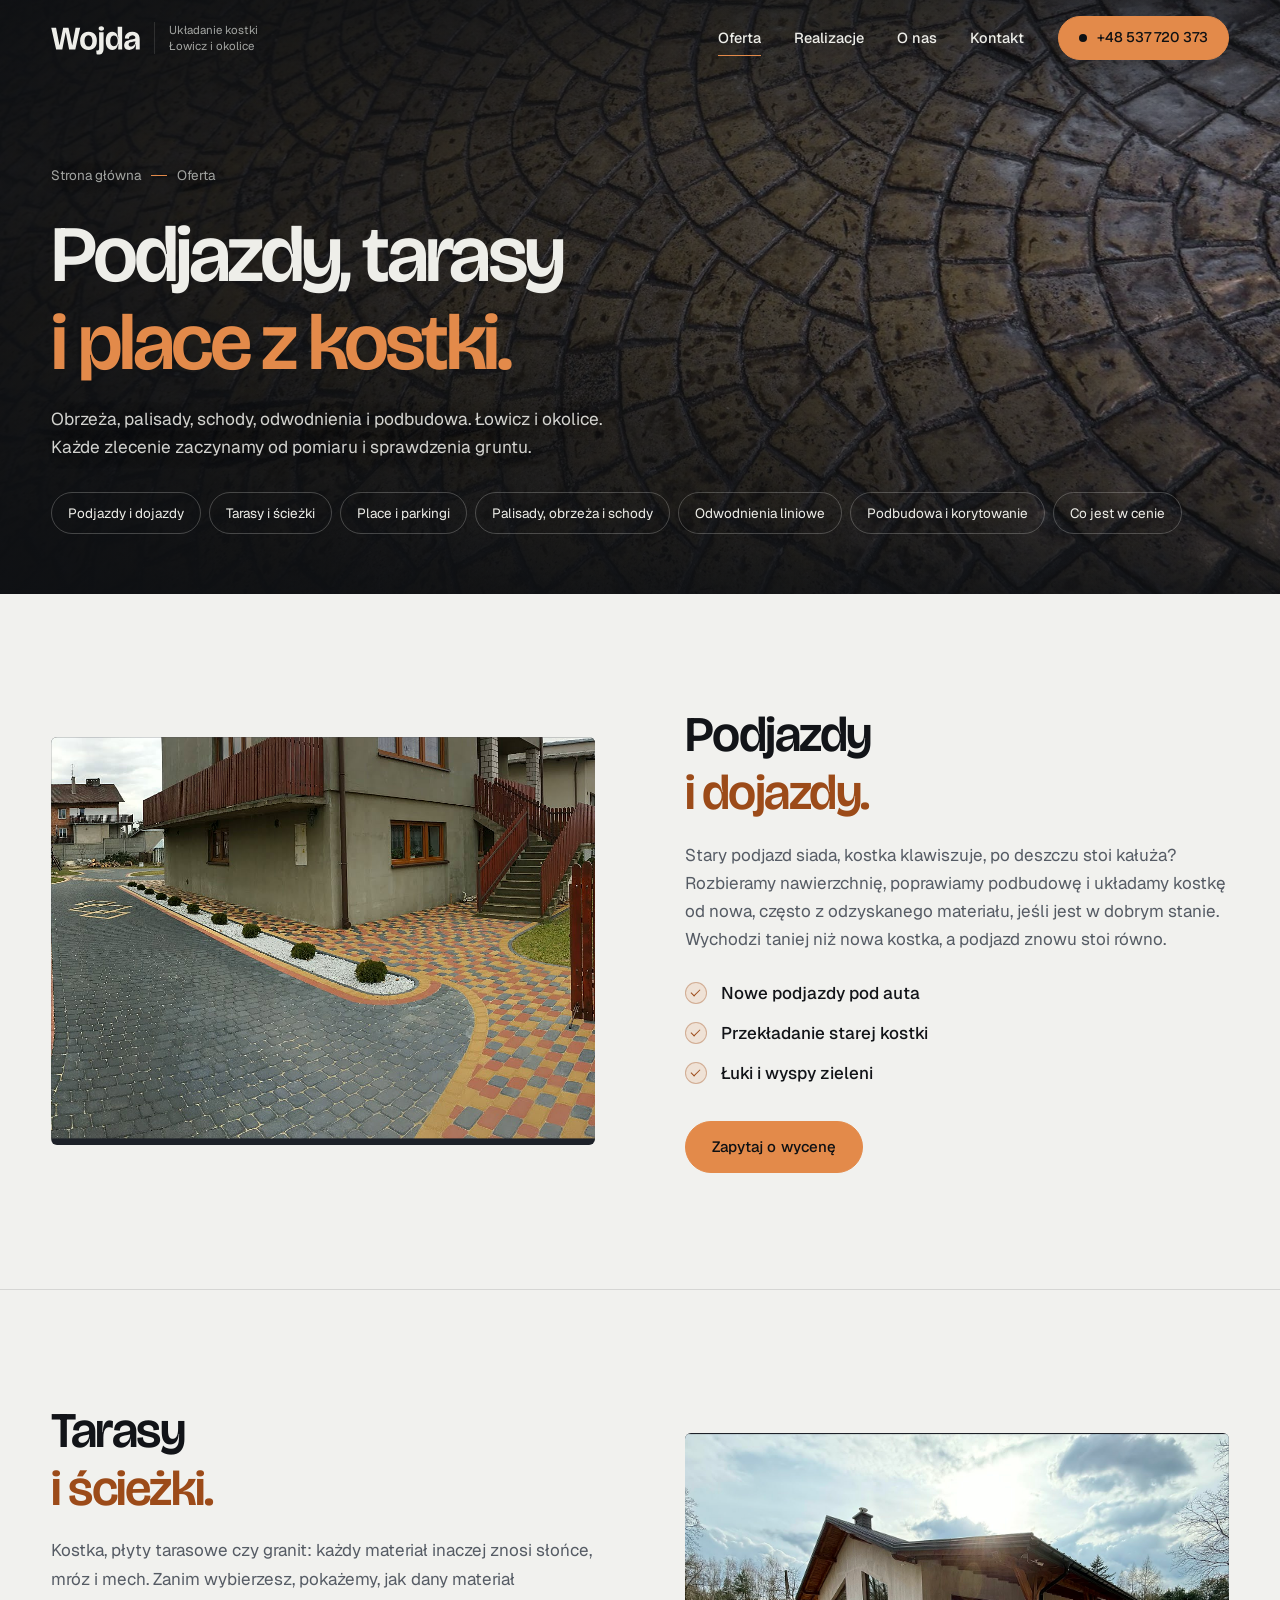
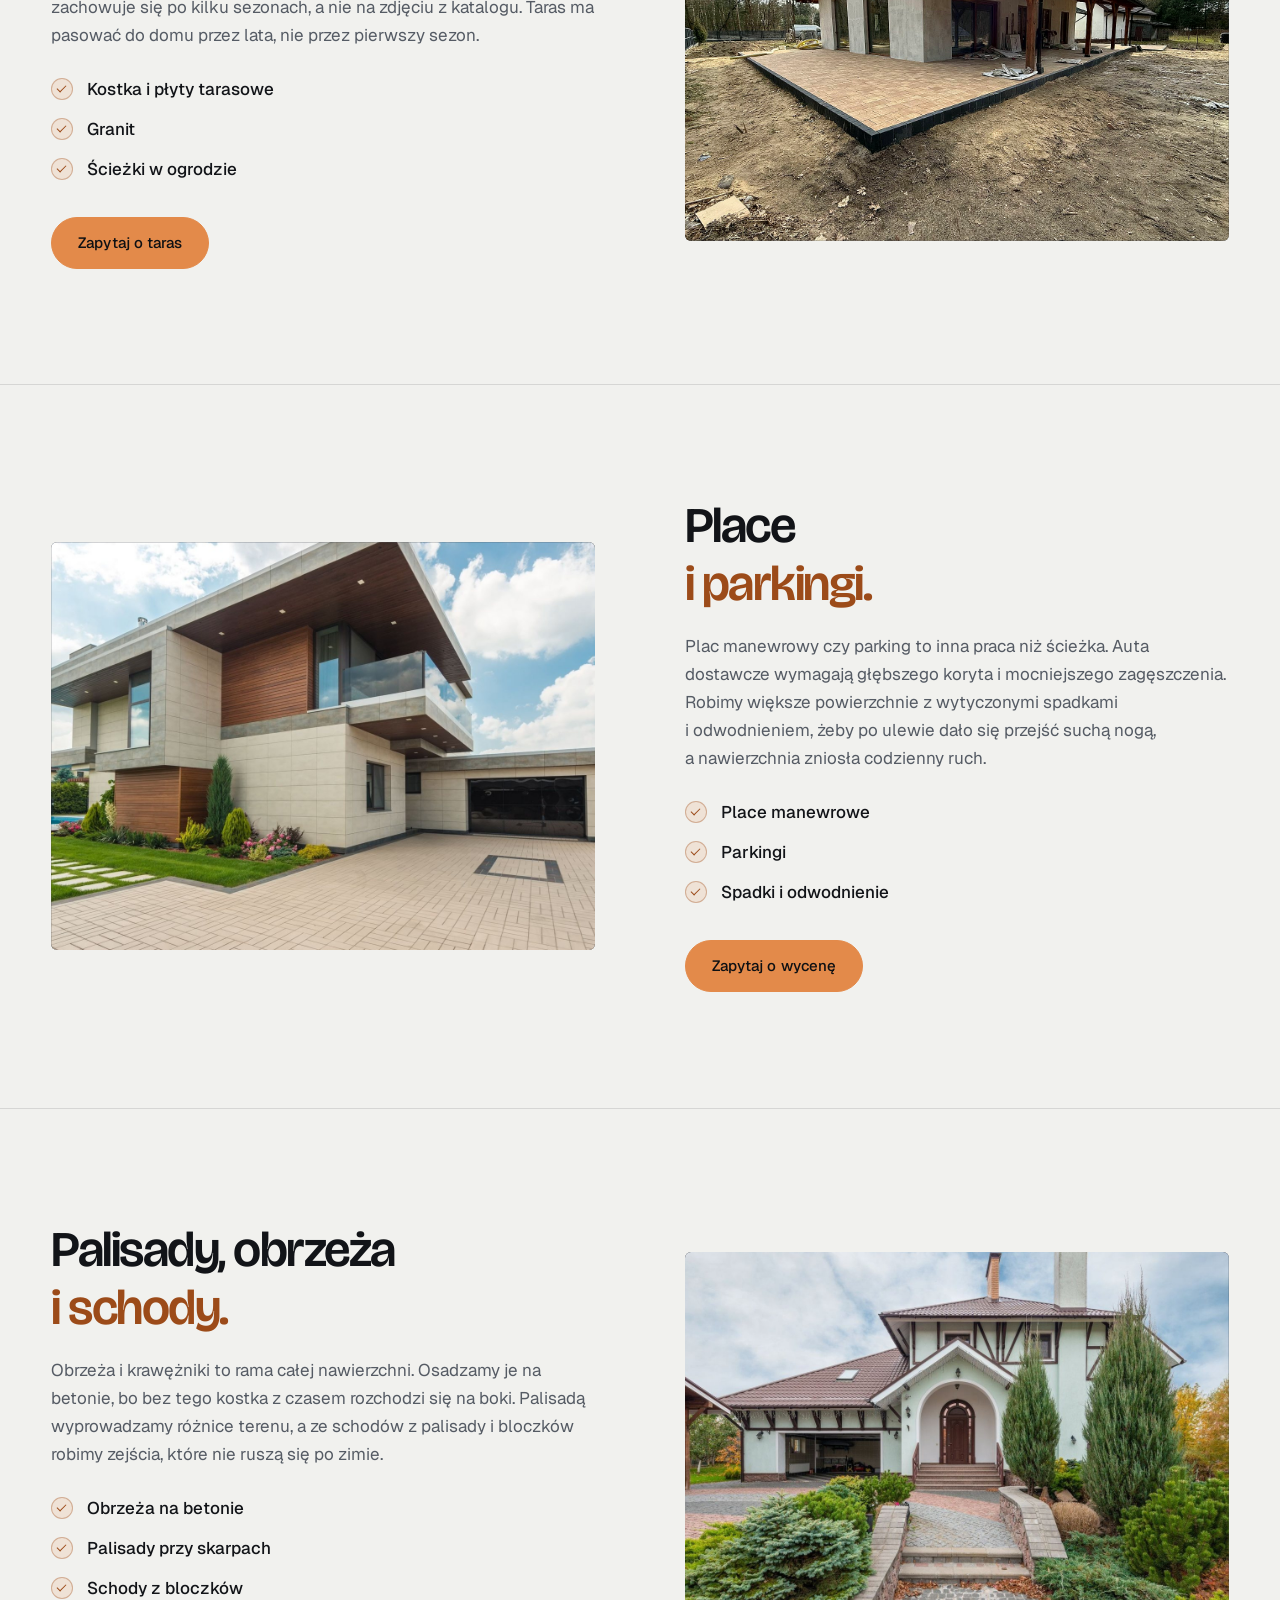
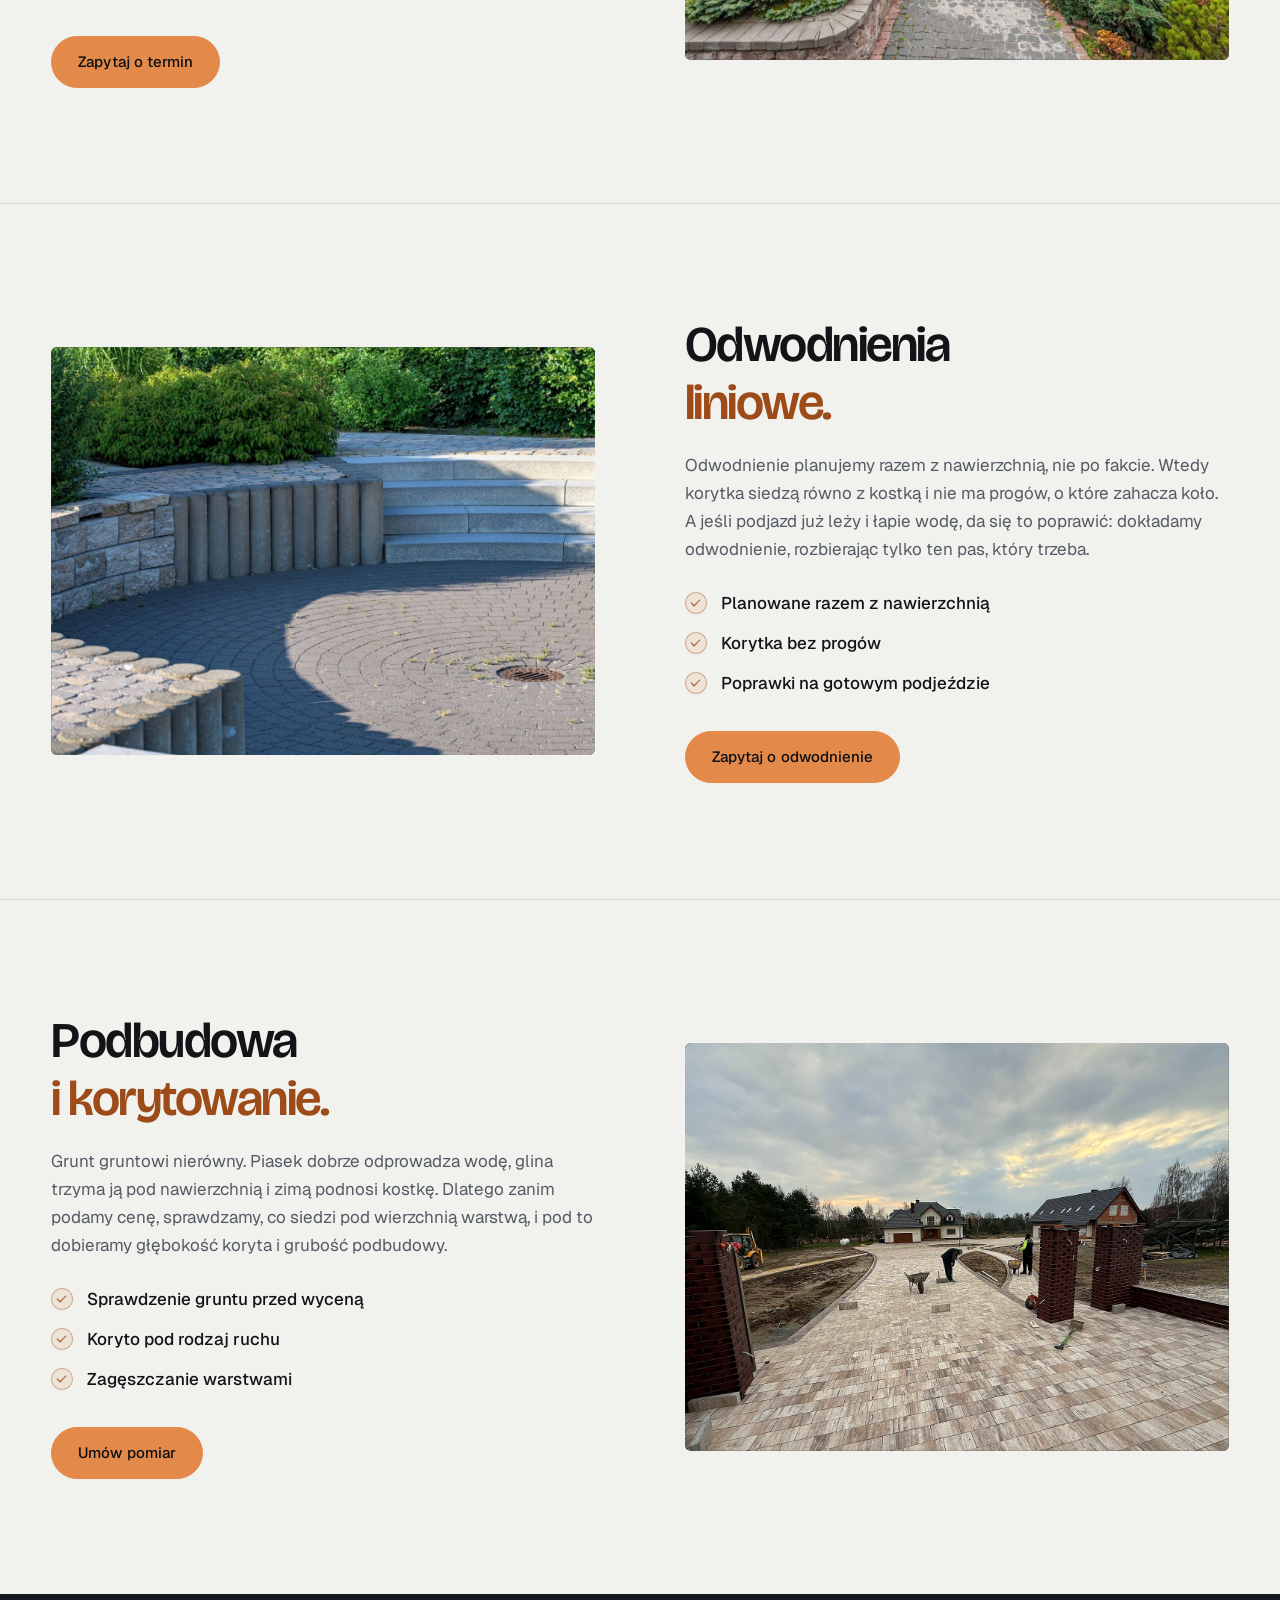
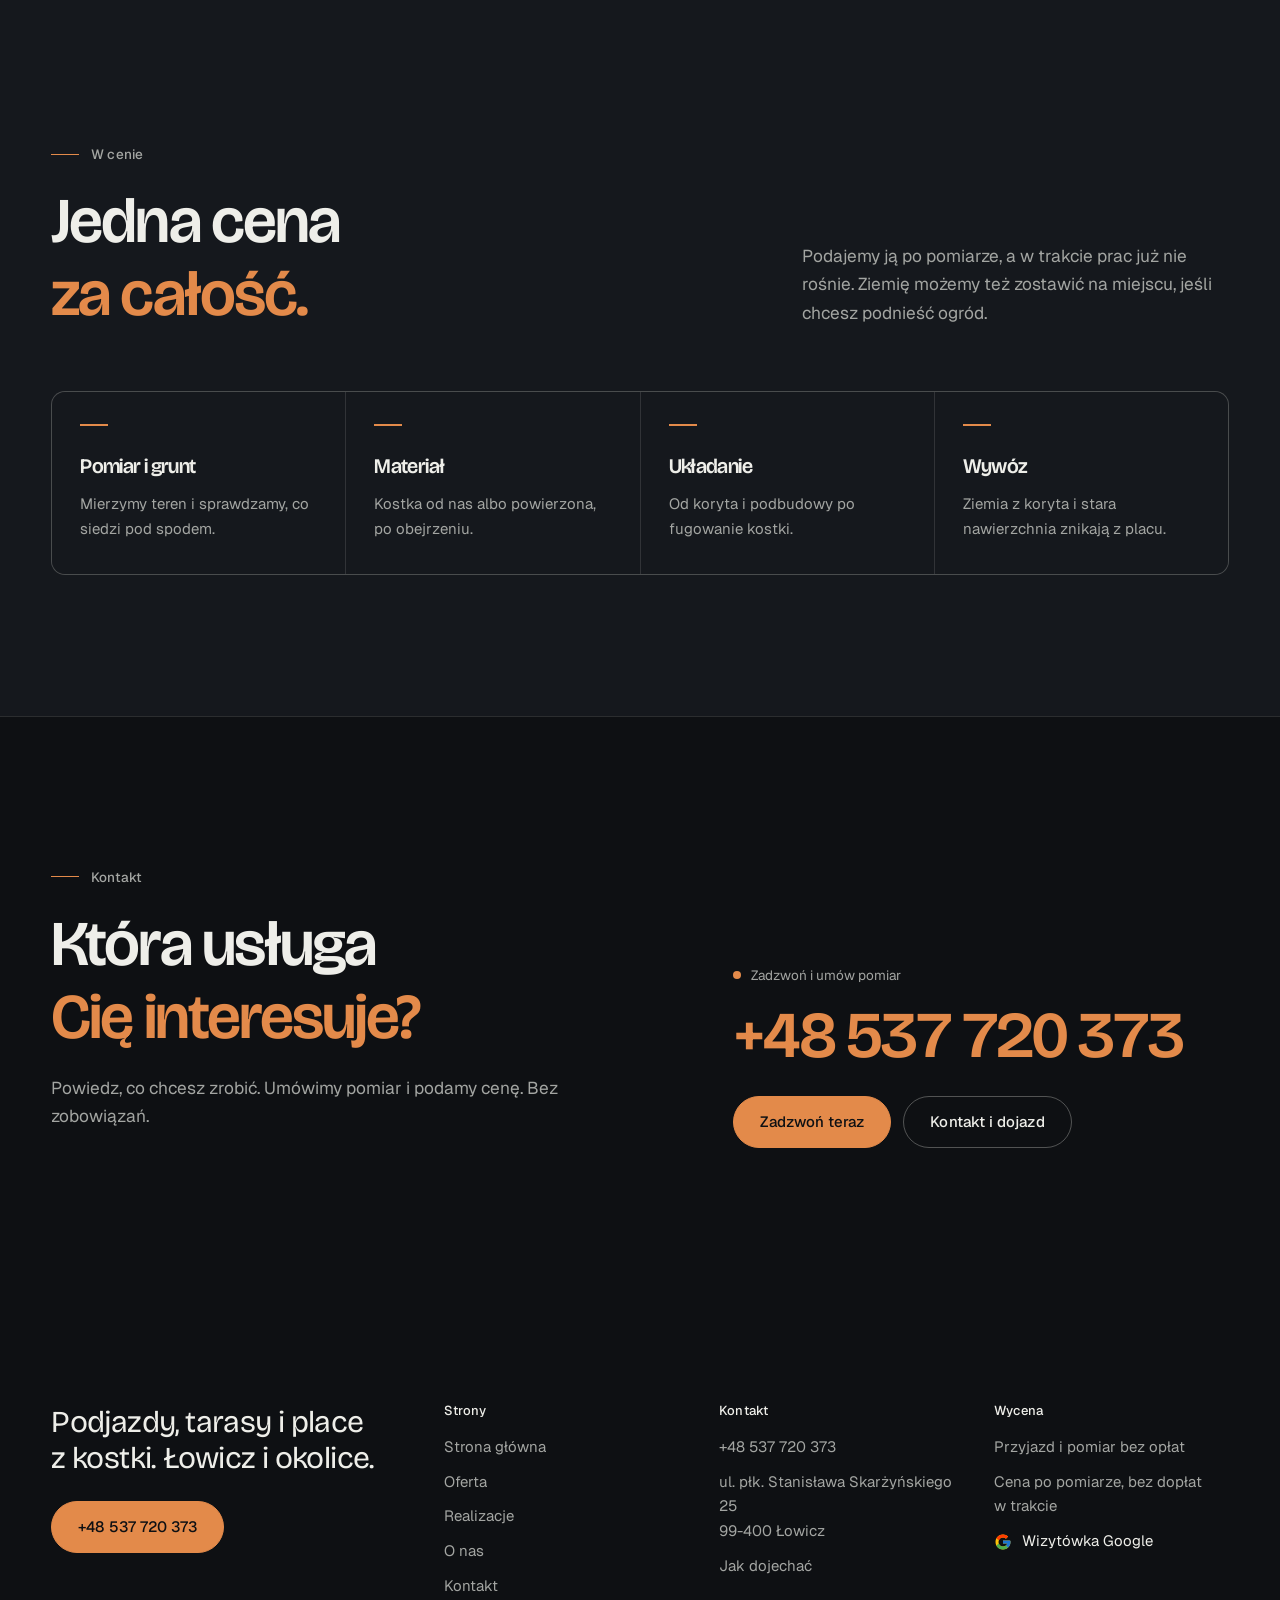
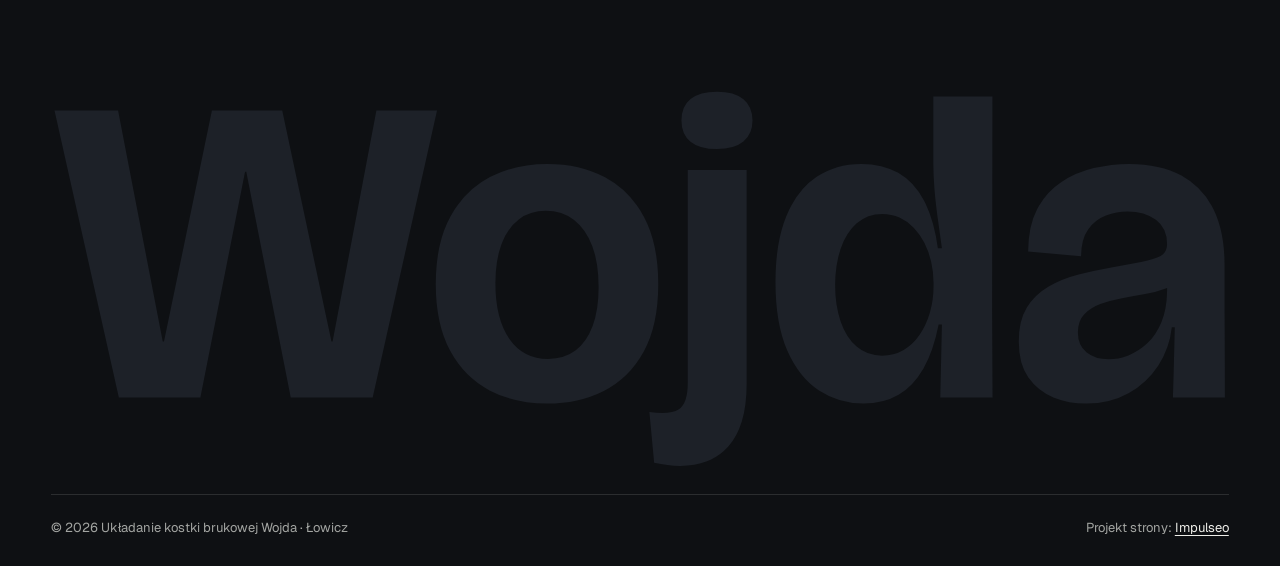
<file: oferta.html>
<!DOCTYPE html>
<html lang="pl">
<head>
<meta charset="UTF-8">
<meta name="viewport" content="width=device-width, initial-scale=1.0">
<title>Oferta - podjazdy, tarasy, place i obrzeża z kostki | Wojda Łowicz</title>
<meta name="description" content="Podjazdy, tarasy, ścieżki, place i parkingi z kostki brukowej. Obrzeża, palisady, schody, odwodnienia liniowe i podbudowa. Łowicz i okolice, telefon: +48 537 720 373.">
<link rel="canonical" href="https://impulseo-pl.github.io/ukladanie-kostki-brukowej-wojda/oferta.html">
<meta name="robots" content="noindex, nofollow">
<meta name="theme-color" content="#0E1013">
<meta property="og:type" content="website">
<meta property="og:locale" content="pl_PL">
<meta property="og:site_name" content="Układanie kostki brukowej Wojda">
<meta property="og:title" content="Oferta - podjazdy, tarasy, place i obrzeża z kostki | Wojda Łowicz">
<meta property="og:description" content="Podjazdy, tarasy, ścieżki, place i parkingi z kostki brukowej. Obrzeża, palisady, schody, odwodnienia liniowe i podbudowa. Łowicz i okolice, telefon: +48 537 720 373.">
<meta property="og:url" content="https://impulseo-pl.github.io/ukladanie-kostki-brukowej-wojda/oferta.html">
<meta property="og:image" content="https://impulseo-pl.github.io/ukladanie-kostki-brukowej-wojda/img/og.jpg">
<meta property="og:image:width" content="1200">
<meta property="og:image:height" content="630">
<meta name="twitter:card" content="summary_large_image">
<script>(function(){var d=document.documentElement;d.classList.add('js');try{if(!window.matchMedia('(prefers-reduced-motion: reduce)').matches)d.classList.add('anim');}catch(e){}setTimeout(function(){if(!d.classList.contains('anim-ok'))d.classList.remove('anim');},3500);})();</script>

<link rel="preload" as="image" href="img/g6.jpg" fetchpriority="high">
<link rel="preconnect" href="https://fonts.googleapis.com">
<link rel="preconnect" href="https://fonts.gstatic.com" crossorigin>
<link href="https://fonts.googleapis.com/css2?family=Bricolage+Grotesque:opsz,wght@12..96,400..700&family=Geist:wght@400..600&display=swap" rel="stylesheet">
<link rel="stylesheet" href="assets/styles.css?v=20261029w">
<script src="assets/lenis.min.js?v=1.1.20" defer></script>
<script src="assets/main.js?v=20261029w" defer></script>
</head>
<body>
<a class="skip" href="#tresc">Przejdź do treści</a>
<header class="site-head">
<div class="head-in">
  <a class="brand" href="index.html" aria-label="Układanie kostki brukowej Wojda - strona główna">
    <span class="znak"><svg class="wm" viewBox="5 -712 2708 728" role="img" aria-label="Wojda"><path pathLength="1" style="--i:0" d="M161 0 13 -660H159.25L262 -128.75H264.75L375 -660H536.75L650 -128.75H652.5L753.25 -660H892.75L744.75 0H556.25L454 -519.5H451.25L348.5 0Z"/><path pathLength="1" style="--i:1" d="M1145.5 13.75Q1071.5 13.75 1013.5 -16.62Q955.5 -47 922.62 -108.12Q889.75 -169.25 889.75 -261.25Q889.75 -355.75 923.62 -416.75Q957.5 -477.75 1015.5 -507.62Q1073.5 -537.5 1146.25 -537.5Q1221.5 -537.5 1279 -506.88Q1336.5 -476.25 1369 -415Q1401.5 -353.75 1401.5 -261Q1401.5 -166.25 1367.88 -105.38Q1334.25 -44.5 1276.25 -15.38Q1218.25 13.75 1145.5 13.75ZM1148.25 -89Q1185.25 -89 1211 -108.25Q1236.75 -127.5 1250.5 -164.62Q1264.25 -201.75 1264.25 -253.75Q1264.25 -309.5 1249.62 -348.38Q1235 -387.25 1207.88 -408.38Q1180.75 -429.5 1142.75 -429.5Q1106.5 -429.5 1080.62 -409.75Q1054.75 -390 1040.88 -352.5Q1027 -315 1027 -262.75Q1027 -181 1059.12 -135Q1091.25 -89 1148.25 -89Z"/><path pathLength="1" style="--i:2" d="M1451.75 157Q1438 157 1423 155Q1408 153 1392 149.75L1381 33Q1428.5 40.25 1448.88 26.75Q1469.25 13.25 1469.25 -33.5V-523.5H1604.75V-32Q1604.75 18.5 1593.75 54.38Q1582.75 90.25 1562 113.12Q1541.25 136 1513.38 146.5Q1485.5 157 1451.75 157ZM1536.25 -571.5Q1496.5 -571.5 1475.62 -588.5Q1454.75 -605.5 1454.75 -637.31Q1454.75 -669.97 1475.76 -686.74Q1496.76 -703.5 1536.2 -703.5Q1576.5 -703.5 1597.38 -686.38Q1618.25 -669.25 1618.25 -637Q1618.25 -605.97 1597.32 -588.74Q1576.4 -571.5 1536.25 -571.5Z"/><path pathLength="1" style="--i:3" d="M1873.25 13.75Q1817 13.75 1771.12 -16.25Q1725.25 -46.25 1698.12 -108.25Q1671 -170.25 1671 -266Q1671 -356.25 1695.62 -416.62Q1720.25 -477 1764.88 -507.25Q1809.5 -537.5 1868.5 -537.5Q1917 -537.5 1953.25 -516.88Q1989.5 -496.25 2012.5 -453.25Q2035.5 -410.25 2044.5 -343.25H2053.75Q2048.25 -382.25 2043.5 -416.88Q2038.75 -451.5 2036.38 -482.25Q2034 -513 2034 -539.5V-692.5H2170L2169.25 -201.5L2170.25 0H2050L2053.75 -168H2046.25Q2034.5 -107.5 2011.38 -67Q1988.25 -26.5 1954 -6.38Q1919.75 13.75 1873.25 13.75ZM1916.25 -96.5Q1943 -96.5 1964.88 -109Q1986.75 -121.5 2002.12 -143.88Q2017.5 -166.25 2026 -195.12Q2034.5 -224 2034.5 -256.5V-263.75Q2034.5 -288.75 2029 -312.38Q2023.5 -336 2013.38 -355.88Q2003.25 -375.75 1988.88 -390.75Q1974.5 -405.75 1956.25 -414.12Q1938 -422.5 1916.75 -422.5Q1882.25 -422.5 1857.75 -400.75Q1833.25 -379 1820.75 -341.88Q1808.25 -304.75 1808.25 -257.75Q1808.25 -212 1820.88 -175.25Q1833.5 -138.5 1857.62 -117.5Q1881.75 -96.5 1916.25 -96.5Z"/><path pathLength="1" style="--i:4" d="M2385.75 13.75Q2345.5 13.75 2310.12 -0.5Q2274.75 -14.75 2252.62 -46.12Q2230.5 -77.5 2230.5 -129.25Q2230.5 -176.75 2248.75 -206.62Q2267 -236.5 2298.38 -254.88Q2329.75 -273.25 2368.25 -283Q2406.75 -292.75 2446.5 -299.75Q2500.25 -309.5 2526.75 -315.38Q2553.25 -321.25 2562.38 -329.62Q2571.5 -338 2571.5 -353Q2571.5 -389.5 2545.88 -408.75Q2520.25 -428 2480.25 -428Q2455.5 -428 2431 -418.75Q2406.5 -409.5 2390.38 -387.12Q2374.25 -364.75 2373.75 -325L2252 -335.75Q2252.25 -394.5 2272.88 -433.62Q2293.5 -472.75 2327.88 -495.38Q2362.25 -518 2403 -527.75Q2443.75 -537.5 2484.25 -537.5Q2555.75 -537.5 2604.62 -510.75Q2653.5 -484 2678.62 -432.38Q2703.75 -380.75 2703.75 -305.25V-209.75Q2704 -175 2704.12 -139.75Q2704.25 -104.5 2704.38 -69.62Q2704.5 -34.75 2704.5 0H2585Q2586.25 -39.5 2587.25 -78.88Q2588.25 -118.25 2589.25 -161.75H2582.5Q2577.25 -113.25 2551.12 -73.38Q2525 -33.5 2482.88 -9.88Q2440.75 13.75 2385.75 13.75ZM2437 -88.25Q2459.25 -88.25 2482.62 -97.12Q2506 -106 2526 -124.75Q2546 -143.5 2558.5 -173.38Q2571 -203.25 2571.5 -244.5L2571.75 -268L2598.5 -273Q2589.25 -259 2568.38 -250.88Q2547.5 -242.75 2521.12 -238.12Q2494.75 -233.5 2467.88 -228.62Q2441 -223.75 2418 -215Q2395 -206.25 2380.75 -191.25Q2366.5 -176.25 2366.5 -150Q2366.5 -120.75 2386.12 -104.5Q2405.75 -88.25 2437 -88.25Z"/></svg></span>
    <span class="brand-sub">Układanie kostki<br>Łowicz i&nbsp;okolice</span>
  </a>
  <nav class="nav-links" aria-label="Menu główne">
    <a class="nl" href="oferta.html" aria-current="page">Oferta</a><a class="nl" href="realizacje.html">Realizacje</a><a class="nl" href="o-nas.html">O&nbsp;nas</a><a class="nl" href="kontakt.html">Kontakt</a>
    <a class="btn btn-copper nav-cta" href="tel:+48537720373"><span class="live" aria-hidden="true"></span>+48 537 720 373</a>
  </nav>
  <button class="burger" type="button" aria-label="Otwórz menu" aria-expanded="false" aria-controls="mnav"><span></span><span></span></button>
</div>
</header>
<div class="mnav" id="mnav">
  <div class="mnav-in">
    <a class="ml" href="index.html">Strona główna</a><a class="ml" href="oferta.html" aria-current="page">Oferta</a><a class="ml" href="realizacje.html">Realizacje</a><a class="ml" href="o-nas.html">O&nbsp;nas</a><a class="ml" href="kontakt.html">Kontakt</a>
    <div class="mnav-foot">
      <span>Przyjazd i&nbsp;wycena bez opłat, Łowicz i&nbsp;okolice</span>
      <a class="btn btn-copper" href="tel:+48537720373">+48 537 720 373</a>
    </div>
  </div>
</div>
<main id="tresc">

<section class="pagehead">
  <div class="pagehead-media"><img src="img/g6.jpg" alt="Kostka brukowa ułożona w wachlarz" width="1600" height="1077" decoding="async" fetchpriority="high"></div>
  <div class="ph-in">
    <p class="crumb up" style="--d:0"><a href="index.html">Strona główna</a><span class="sl" aria-hidden="true"></span>Oferta</p>
    <h1><span class="ln"><span class="ln-i" style="--k:0">Podjazdy, tarasy</span></span><span class="ln"><span class="ln-i" style="--k:1"><em>i&nbsp;place z&nbsp;kostki.</em></span></span></h1>
    <p class="ph-lead up" style="--d:300">Obrzeża, palisady, schody, odwodnienia i&nbsp;podbudowa. Łowicz i&nbsp;okolice. Każde zlecenie zaczynamy od pomiaru i&nbsp;sprawdzenia gruntu.</p>
    <nav class="chips up" style="--d:420" aria-label="Usługi na tej stronie"><a class="chip" href="#podjazdy">Podjazdy i&nbsp;dojazdy</a><a class="chip" href="#tarasy">Tarasy i&nbsp;ścieżki</a><a class="chip" href="#place">Place i&nbsp;parkingi</a><a class="chip" href="#obrzeza">Palisady, obrzeża i&nbsp;schody</a><a class="chip" href="#odwodnienia">Odwodnienia liniowe</a><a class="chip" href="#podbudowa">Podbudowa i&nbsp;korytowanie</a><a class="chip" href="#w-cenie">Co jest w&nbsp;cenie</a></nav>
  </div>
</section>
<section class="svc-block" id="podjazdy">
  <div class="wrap svc-row">
    <figure class="fig svc-fig rv-img rv">
      <img src="img/g1.jpg" alt="Podjazd z kostki przy domu jednorodzinnym - realizacja Wojda" width="1600" height="880" decoding="async" data-plx="30" style="height:110%;margin-top:-5%">
    </figure>
    <div class="svc-txt">
      <h2 class="rv rv-h"><span class="ln"><span class="ln-i" style="--k:0">Podjazdy</span></span><span class="ln"><span class="ln-i" style="--k:1"><em>i&nbsp;dojazdy.</em></span></span></h2>
      <p class="rv" style="--d:100">Stary podjazd siada, kostka klawiszuje, po deszczu stoi kałuża? Rozbieramy nawierzchnię, poprawiamy podbudowę i&nbsp;układamy kostkę od nowa, często z&nbsp;odzyskanego materiału, jeśli jest w&nbsp;dobrym stanie. Wychodzi taniej niż nowa kostka, a&nbsp;podjazd znowu stoi równo.</p>
      <ul class="ticks rv" style="--d:160"><li>Nowe podjazdy pod auta</li><li>Przekładanie starej kostki</li><li>Łuki i&nbsp;wyspy zieleni</li></ul>
      <a class="btn btn-copper rv" style="--d:220" href="tel:+48537720373">Zapytaj o&nbsp;wycenę</a>
    </div>
  </div>
</section>
<section class="svc-block flip" id="tarasy">
  <div class="wrap svc-row">
    <figure class="fig svc-fig rv-img rv">
      <img src="img/g2.jpg" alt="Taras z kostki dookoła nowego domu - realizacja Wojda" width="1600" height="1200" decoding="async" data-plx="30" style="height:110%;margin-top:-5%">
    </figure>
    <div class="svc-txt">
      <h2 class="rv rv-h"><span class="ln"><span class="ln-i" style="--k:0">Tarasy</span></span><span class="ln"><span class="ln-i" style="--k:1"><em>i&nbsp;ścieżki.</em></span></span></h2>
      <p class="rv" style="--d:100">Kostka, płyty tarasowe czy granit: każdy materiał inaczej znosi słońce, mróz i&nbsp;mech. Zanim wybierzesz, pokażemy, jak dany materiał zachowuje się po kilku sezonach, a&nbsp;nie na zdjęciu z&nbsp;katalogu. Taras ma pasować do domu przez lata, nie przez pierwszy sezon.</p>
      <ul class="ticks rv" style="--d:160"><li>Kostka i&nbsp;płyty tarasowe</li><li>Granit</li><li>Ścieżki w&nbsp;ogrodzie</li></ul>
      <a class="btn btn-copper rv" style="--d:220" href="tel:+48537720373">Zapytaj o&nbsp;taras</a>
    </div>
  </div>
</section>
<section class="svc-block" id="place">
  <div class="wrap svc-row">
    <figure class="fig svc-fig rv-img rv">
      <img src="img/g11.jpg" alt="Podjazd i plac z jasnej kostki przed domem" width="1600" height="1068" loading="lazy" decoding="async" data-plx="30" style="height:110%;margin-top:-5%">
    </figure>
    <div class="svc-txt">
      <h2 class="rv rv-h"><span class="ln"><span class="ln-i" style="--k:0">Place</span></span><span class="ln"><span class="ln-i" style="--k:1"><em>i&nbsp;parkingi.</em></span></span></h2>
      <p class="rv" style="--d:100">Plac manewrowy czy parking to inna praca niż ścieżka. Auta dostawcze wymagają głębszego koryta i&nbsp;mocniejszego zagęszczenia. Robimy większe powierzchnie z&nbsp;wytyczonymi spadkami i&nbsp;odwodnieniem, żeby po ulewie dało się przejść suchą nogą, a&nbsp;nawierzchnia zniosła codzienny ruch.</p>
      <ul class="ticks rv" style="--d:160"><li>Place manewrowe</li><li>Parkingi</li><li>Spadki i&nbsp;odwodnienie</li></ul>
      <a class="btn btn-copper rv" style="--d:220" href="tel:+48537720373">Zapytaj o&nbsp;wycenę</a>
    </div>
  </div>
</section>
<section class="svc-block flip" id="obrzeza">
  <div class="wrap svc-row">
    <figure class="fig svc-fig rv-img rv">
      <img src="img/schody.jpg" alt="Schody i ścieżka z kostki przed domem, obramowane murkiem" width="1600" height="1068" loading="lazy" decoding="async" data-plx="30" style="height:110%;margin-top:-5%">
    </figure>
    <div class="svc-txt">
      <h2 class="rv rv-h"><span class="ln"><span class="ln-i" style="--k:0">Palisady, obrzeża</span></span><span class="ln"><span class="ln-i" style="--k:1"><em>i&nbsp;schody.</em></span></span></h2>
      <p class="rv" style="--d:100">Obrzeża i&nbsp;krawężniki to rama całej nawierzchni. Osadzamy je na betonie, bo bez tego kostka z&nbsp;czasem rozchodzi się na boki. Palisadą wyprowadzamy różnice terenu, a&nbsp;ze schodów z&nbsp;palisady i&nbsp;bloczków robimy zejścia, które nie ruszą się po zimie.</p>
      <ul class="ticks rv" style="--d:160"><li>Obrzeża na betonie</li><li>Palisady przy skarpach</li><li>Schody z&nbsp;bloczków</li></ul>
      <a class="btn btn-copper rv" style="--d:220" href="tel:+48537720373">Zapytaj o&nbsp;termin</a>
    </div>
  </div>
</section>
<section class="svc-block" id="odwodnienia">
  <div class="wrap svc-row">
    <figure class="fig svc-fig rv-img rv">
      <img src="img/palisada.jpg" alt="Okrągły plac z kostki z kratką odpływową, palisadą i stopniami" width="1600" height="1066" loading="lazy" decoding="async" data-plx="30" style="height:110%;margin-top:-5%">
    </figure>
    <div class="svc-txt">
      <h2 class="rv rv-h"><span class="ln"><span class="ln-i" style="--k:0">Odwodnienia</span></span><span class="ln"><span class="ln-i" style="--k:1"><em>liniowe.</em></span></span></h2>
      <p class="rv" style="--d:100">Odwodnienie planujemy razem z&nbsp;nawierzchnią, nie po fakcie. Wtedy korytka siedzą równo z&nbsp;kostką i&nbsp;nie ma progów, o&nbsp;które zahacza koło. A&nbsp;jeśli podjazd już leży i&nbsp;łapie wodę, da się to poprawić: dokładamy odwodnienie, rozbierając tylko ten pas, który trzeba.</p>
      <ul class="ticks rv" style="--d:160"><li>Planowane razem z&nbsp;nawierzchnią</li><li>Korytka bez progów</li><li>Poprawki na gotowym podjeździe</li></ul>
      <a class="btn btn-copper rv" style="--d:220" href="tel:+48537720373">Zapytaj o&nbsp;odwodnienie</a>
    </div>
  </div>
</section>
<section class="svc-block flip" id="podbudowa">
  <div class="wrap svc-row">
    <figure class="fig svc-fig rv-img rv">
      <img src="img/about.jpg" alt="Ekipa Wojda przy układaniu podjazdu z kostki" width="1600" height="1200" loading="lazy" decoding="async" data-plx="30" style="height:110%;margin-top:-5%">
    </figure>
    <div class="svc-txt">
      <h2 class="rv rv-h"><span class="ln"><span class="ln-i" style="--k:0">Podbudowa</span></span><span class="ln"><span class="ln-i" style="--k:1"><em>i&nbsp;korytowanie.</em></span></span></h2>
      <p class="rv" style="--d:100">Grunt gruntowi nierówny. Piasek dobrze odprowadza wodę, glina trzyma ją pod nawierzchnią i&nbsp;zimą podnosi kostkę. Dlatego zanim podamy cenę, sprawdzamy, co siedzi pod wierzchnią warstwą, i&nbsp;pod to dobieramy głębokość koryta i&nbsp;grubość podbudowy.</p>
      <ul class="ticks rv" style="--d:160"><li>Sprawdzenie gruntu przed wyceną</li><li>Koryto pod rodzaj ruchu</li><li>Zagęszczanie warstwami</li></ul>
      <a class="btn btn-copper rv" style="--d:220" href="tel:+48537720373">Umów pomiar</a>
    </div>
  </div>
</section>

<section class="sec dark-2" id="w-cenie">
  <div class="wrap">
    <div class="sec-head">
      <div>
        <p class="eyebrow rv">W&nbsp;cenie</p>
        <h2 class="h2 rv rv-h"><span class="ln"><span class="ln-i" style="--k:0">Jedna cena</span></span><span class="ln"><span class="ln-i" style="--k:1"><em>za całość.</em></span></span></h2>
      </div>
      <div class="side rv" style="--d:120">
        <p class="lead">Podajemy ją po pomiarze, a&nbsp;w&nbsp;trakcie prac już nie rośnie. Ziemię możemy też zostawić na miejscu, jeśli chcesz podnieść ogród.</p>
      </div>
    </div>
    <div class="extra-grid"><div class="extra rv" style="--d:0"><h3>Pomiar i&nbsp;grunt</h3><p>Mierzymy teren i&nbsp;sprawdzamy, co siedzi pod spodem.</p></div><div class="extra rv" style="--d:90"><h3>Materiał</h3><p>Kostka od nas albo powierzona, po obejrzeniu.</p></div><div class="extra rv" style="--d:180"><h3>Układanie</h3><p>Od koryta i&nbsp;podbudowy po fugowanie kostki.</p></div><div class="extra rv" style="--d:270"><h3>Wywóz</h3><p>Ziemia z&nbsp;koryta i&nbsp;stara nawierzchnia znikają z&nbsp;placu.</p></div></div>
  </div>
</section>
<section class="cta-band dark">
  <div class="wrap cta-grid">
    <div>
      <p class="eyebrow rv">Kontakt</p>
      <h2 class="h2 rv rv-h"><span class="ln"><span class="ln-i" style="--k:0">Która usługa</span></span><span class="ln"><span class="ln-i" style="--k:1"><em>Cię interesuje?</em></span></span></h2>
      <p class="lead rv" style="--d:120">Powiedz, co chcesz zrobić. Umówimy pomiar i&nbsp;podamy cenę. Bez zobowiązań.</p>
    </div>
    <div class="cta-side rv" style="--d:180">
      <span class="lbl"><span class="live" aria-hidden="true"></span>Zadzwoń i&nbsp;umów pomiar</span>
      <a class="cta-phone" href="tel:+48537720373">+48 537 720 373</a>
      <div class="cta-row">
        <a class="btn btn-copper" href="tel:+48537720373">Zadzwoń teraz</a>
        <a class="btn btn-ghost" href="kontakt.html">Kontakt i&nbsp;dojazd</a>
      </div>
    </div>
  </div>
</section>
</main>
<footer class="site-foot">
  <div class="wrap">
    <div class="foot-top">
      <div>
        <p class="foot-claim">Podjazdy, tarasy i&nbsp;place z&nbsp;kostki. Łowicz i&nbsp;okolice.</p>
        <a class="btn btn-copper" href="tel:+48537720373">+48 537 720 373</a>
      </div>
      <div>
        <h4>Strony</h4>
        <ul><li><a href="index.html">Strona główna</a></li><li><a href="oferta.html">Oferta</a></li><li><a href="realizacje.html">Realizacje</a></li><li><a href="o-nas.html">O&nbsp;nas</a></li><li><a href="kontakt.html">Kontakt</a></li></ul>
      </div>
      <div>
        <h4>Kontakt</h4>
        <ul>
          <li><a href="tel:+48537720373">+48 537 720 373</a></li>
          <li>ul. płk. Stanisława Skarżyńskiego 25<br>99-400 Łowicz</li>
          <li><a href="https://maps.google.com/?cid=13490960193862831652" target="_blank" rel="noopener">Jak dojechać</a></li>
        </ul>
      </div>
      <div>
        <h4>Wycena</h4>
        <ul>
          <li>Przyjazd i&nbsp;pomiar bez opłat</li>
          <li>Cena po pomiarze, bez dopłat w&nbsp;trakcie</li>
          <li><a class="soc" href="https://maps.google.com/?cid=13490960193862831652" target="_blank" rel="noopener" aria-label="Wizytówka Układanie kostki brukowej Wojda w Google"><svg class="g-logo" viewBox="0 0 48 48" aria-hidden="true"><path fill="#FFC107" d="M43.6 20.5H42V20H24v8h11.3C33.7 32.7 29.2 36 24 36c-6.6 0-12-5.4-12-12s5.4-12 12-12c3.1 0 5.8 1.2 7.9 3.1l5.7-5.7C34 6.1 29.3 4 24 4 12.9 4 4 12.9 4 24s8.9 20 20 20 20-8.9 20-20c0-1.3-.1-2.4-.4-3.5z"/><path fill="#FF3D00" d="m6.3 14.7 6.6 4.8C14.7 15.1 19 12 24 12c3.1 0 5.8 1.2 7.9 3.1l5.7-5.7C34 6.1 29.3 4 24 4 16.3 4 9.7 8.3 6.3 14.7z"/><path fill="#4CAF50" d="M24 44c5.2 0 9.9-2 13.4-5.2l-6.2-5.2A11.9 11.9 0 0 1 24 36c-5.2 0-9.6-3.3-11.3-7.9l-6.5 5C9.5 39.6 16.2 44 24 44z"/><path fill="#1976D2" d="M43.6 20.5H42V20H24v8h11.3a12 12 0 0 1-4.1 5.6l6.2 5.2C37 39.2 44 34 44 24c0-1.3-.1-2.4-.4-3.5z"/></svg>Wizytówka Google</a></li>
        </ul>
      </div>
    </div>
    <div class="foot-mark" aria-hidden="true"><svg class="wm-foot" viewBox="5 -712 2708 877" aria-hidden="true" focusable="false"><path style="--i:0" d="M161 0 13 -660H159.25L262 -128.75H264.75L375 -660H536.75L650 -128.75H652.5L753.25 -660H892.75L744.75 0H556.25L454 -519.5H451.25L348.5 0Z"/><path style="--i:1" d="M1145.5 13.75Q1071.5 13.75 1013.5 -16.62Q955.5 -47 922.62 -108.12Q889.75 -169.25 889.75 -261.25Q889.75 -355.75 923.62 -416.75Q957.5 -477.75 1015.5 -507.62Q1073.5 -537.5 1146.25 -537.5Q1221.5 -537.5 1279 -506.88Q1336.5 -476.25 1369 -415Q1401.5 -353.75 1401.5 -261Q1401.5 -166.25 1367.88 -105.38Q1334.25 -44.5 1276.25 -15.38Q1218.25 13.75 1145.5 13.75ZM1148.25 -89Q1185.25 -89 1211 -108.25Q1236.75 -127.5 1250.5 -164.62Q1264.25 -201.75 1264.25 -253.75Q1264.25 -309.5 1249.62 -348.38Q1235 -387.25 1207.88 -408.38Q1180.75 -429.5 1142.75 -429.5Q1106.5 -429.5 1080.62 -409.75Q1054.75 -390 1040.88 -352.5Q1027 -315 1027 -262.75Q1027 -181 1059.12 -135Q1091.25 -89 1148.25 -89Z"/><path style="--i:2" d="M1451.75 157Q1438 157 1423 155Q1408 153 1392 149.75L1381 33Q1428.5 40.25 1448.88 26.75Q1469.25 13.25 1469.25 -33.5V-523.5H1604.75V-32Q1604.75 18.5 1593.75 54.38Q1582.75 90.25 1562 113.12Q1541.25 136 1513.38 146.5Q1485.5 157 1451.75 157ZM1536.25 -571.5Q1496.5 -571.5 1475.62 -588.5Q1454.75 -605.5 1454.75 -637.31Q1454.75 -669.97 1475.76 -686.74Q1496.76 -703.5 1536.2 -703.5Q1576.5 -703.5 1597.38 -686.38Q1618.25 -669.25 1618.25 -637Q1618.25 -605.97 1597.32 -588.74Q1576.4 -571.5 1536.25 -571.5Z"/><path style="--i:3" d="M1873.25 13.75Q1817 13.75 1771.12 -16.25Q1725.25 -46.25 1698.12 -108.25Q1671 -170.25 1671 -266Q1671 -356.25 1695.62 -416.62Q1720.25 -477 1764.88 -507.25Q1809.5 -537.5 1868.5 -537.5Q1917 -537.5 1953.25 -516.88Q1989.5 -496.25 2012.5 -453.25Q2035.5 -410.25 2044.5 -343.25H2053.75Q2048.25 -382.25 2043.5 -416.88Q2038.75 -451.5 2036.38 -482.25Q2034 -513 2034 -539.5V-692.5H2170L2169.25 -201.5L2170.25 0H2050L2053.75 -168H2046.25Q2034.5 -107.5 2011.38 -67Q1988.25 -26.5 1954 -6.38Q1919.75 13.75 1873.25 13.75ZM1916.25 -96.5Q1943 -96.5 1964.88 -109Q1986.75 -121.5 2002.12 -143.88Q2017.5 -166.25 2026 -195.12Q2034.5 -224 2034.5 -256.5V-263.75Q2034.5 -288.75 2029 -312.38Q2023.5 -336 2013.38 -355.88Q2003.25 -375.75 1988.88 -390.75Q1974.5 -405.75 1956.25 -414.12Q1938 -422.5 1916.75 -422.5Q1882.25 -422.5 1857.75 -400.75Q1833.25 -379 1820.75 -341.88Q1808.25 -304.75 1808.25 -257.75Q1808.25 -212 1820.88 -175.25Q1833.5 -138.5 1857.62 -117.5Q1881.75 -96.5 1916.25 -96.5Z"/><path style="--i:4" d="M2385.75 13.75Q2345.5 13.75 2310.12 -0.5Q2274.75 -14.75 2252.62 -46.12Q2230.5 -77.5 2230.5 -129.25Q2230.5 -176.75 2248.75 -206.62Q2267 -236.5 2298.38 -254.88Q2329.75 -273.25 2368.25 -283Q2406.75 -292.75 2446.5 -299.75Q2500.25 -309.5 2526.75 -315.38Q2553.25 -321.25 2562.38 -329.62Q2571.5 -338 2571.5 -353Q2571.5 -389.5 2545.88 -408.75Q2520.25 -428 2480.25 -428Q2455.5 -428 2431 -418.75Q2406.5 -409.5 2390.38 -387.12Q2374.25 -364.75 2373.75 -325L2252 -335.75Q2252.25 -394.5 2272.88 -433.62Q2293.5 -472.75 2327.88 -495.38Q2362.25 -518 2403 -527.75Q2443.75 -537.5 2484.25 -537.5Q2555.75 -537.5 2604.62 -510.75Q2653.5 -484 2678.62 -432.38Q2703.75 -380.75 2703.75 -305.25V-209.75Q2704 -175 2704.12 -139.75Q2704.25 -104.5 2704.38 -69.62Q2704.5 -34.75 2704.5 0H2585Q2586.25 -39.5 2587.25 -78.88Q2588.25 -118.25 2589.25 -161.75H2582.5Q2577.25 -113.25 2551.12 -73.38Q2525 -33.5 2482.88 -9.88Q2440.75 13.75 2385.75 13.75ZM2437 -88.25Q2459.25 -88.25 2482.62 -97.12Q2506 -106 2526 -124.75Q2546 -143.5 2558.5 -173.38Q2571 -203.25 2571.5 -244.5L2571.75 -268L2598.5 -273Q2589.25 -259 2568.38 -250.88Q2547.5 -242.75 2521.12 -238.12Q2494.75 -233.5 2467.88 -228.62Q2441 -223.75 2418 -215Q2395 -206.25 2380.75 -191.25Q2366.5 -176.25 2366.5 -150Q2366.5 -120.75 2386.12 -104.5Q2405.75 -88.25 2437 -88.25Z"/></svg></div>
    <div class="foot-bottom">
      <span>© 2026 Układanie kostki brukowej Wojda · Łowicz</span>
      <span>Projekt strony: <a class="foot-credit" href="https://impulseo.pl" target="_blank" rel="noopener">Impulseo</a></span>
    </div>
  </div>
</footer>
<div class="sticky-call">
  <a class="btn btn-copper" href="tel:+48537720373">Zadzwoń</a>
  <a class="btn btn-ghost" href="kontakt.html">Kontakt i&nbsp;dojazd</a>
</div>
</body>
</html>
</file>
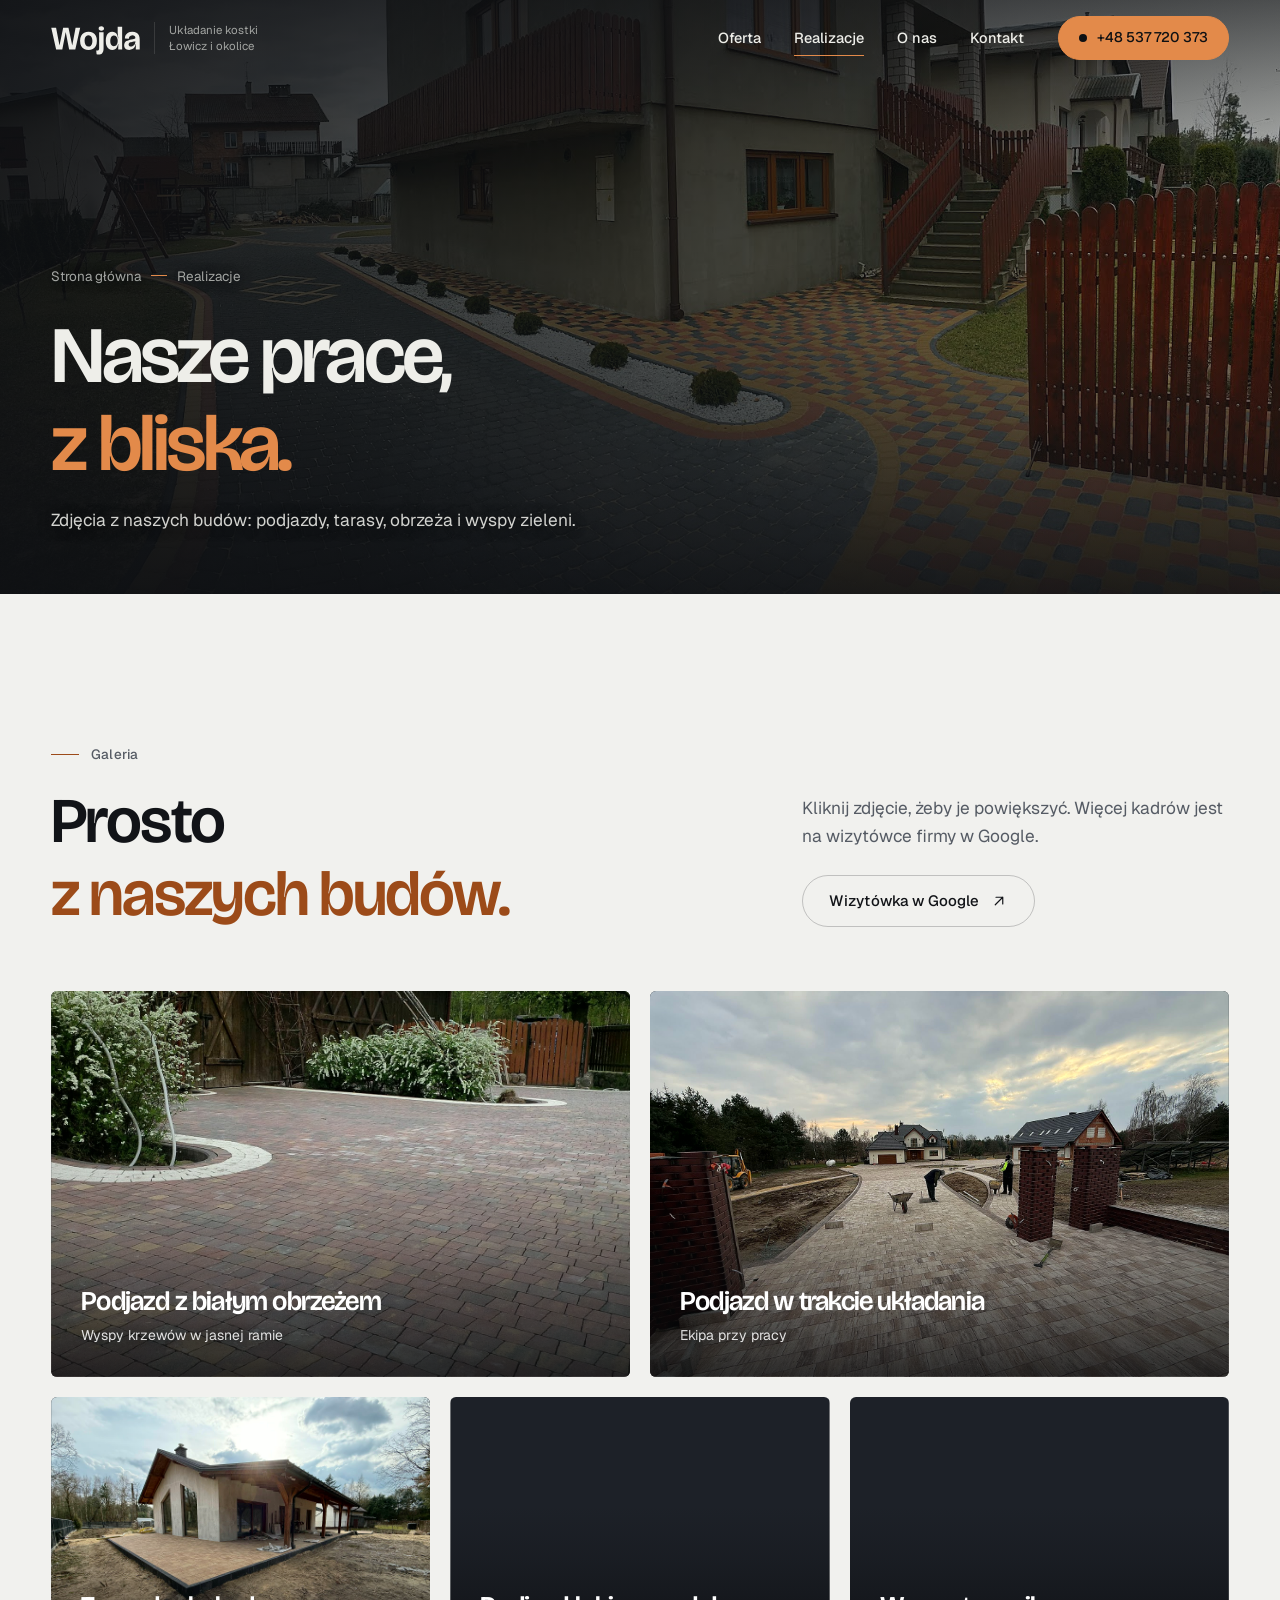
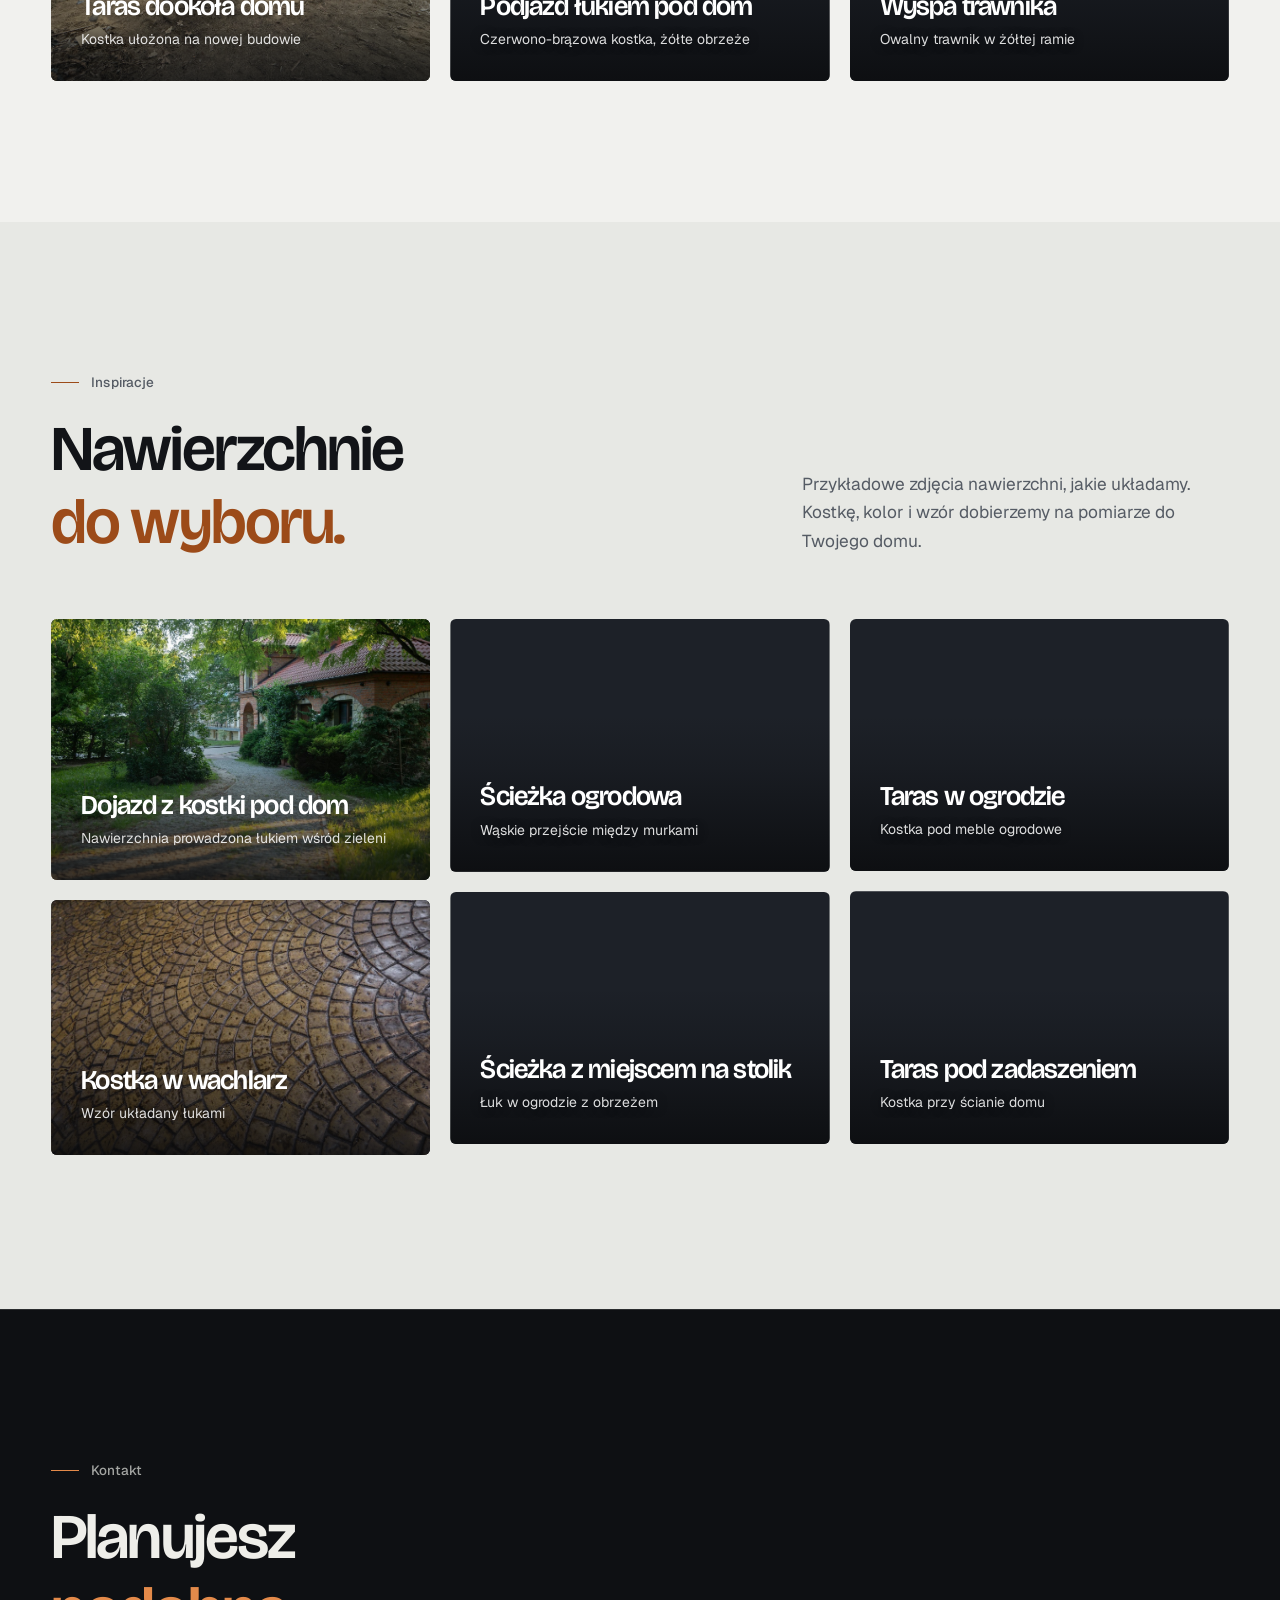
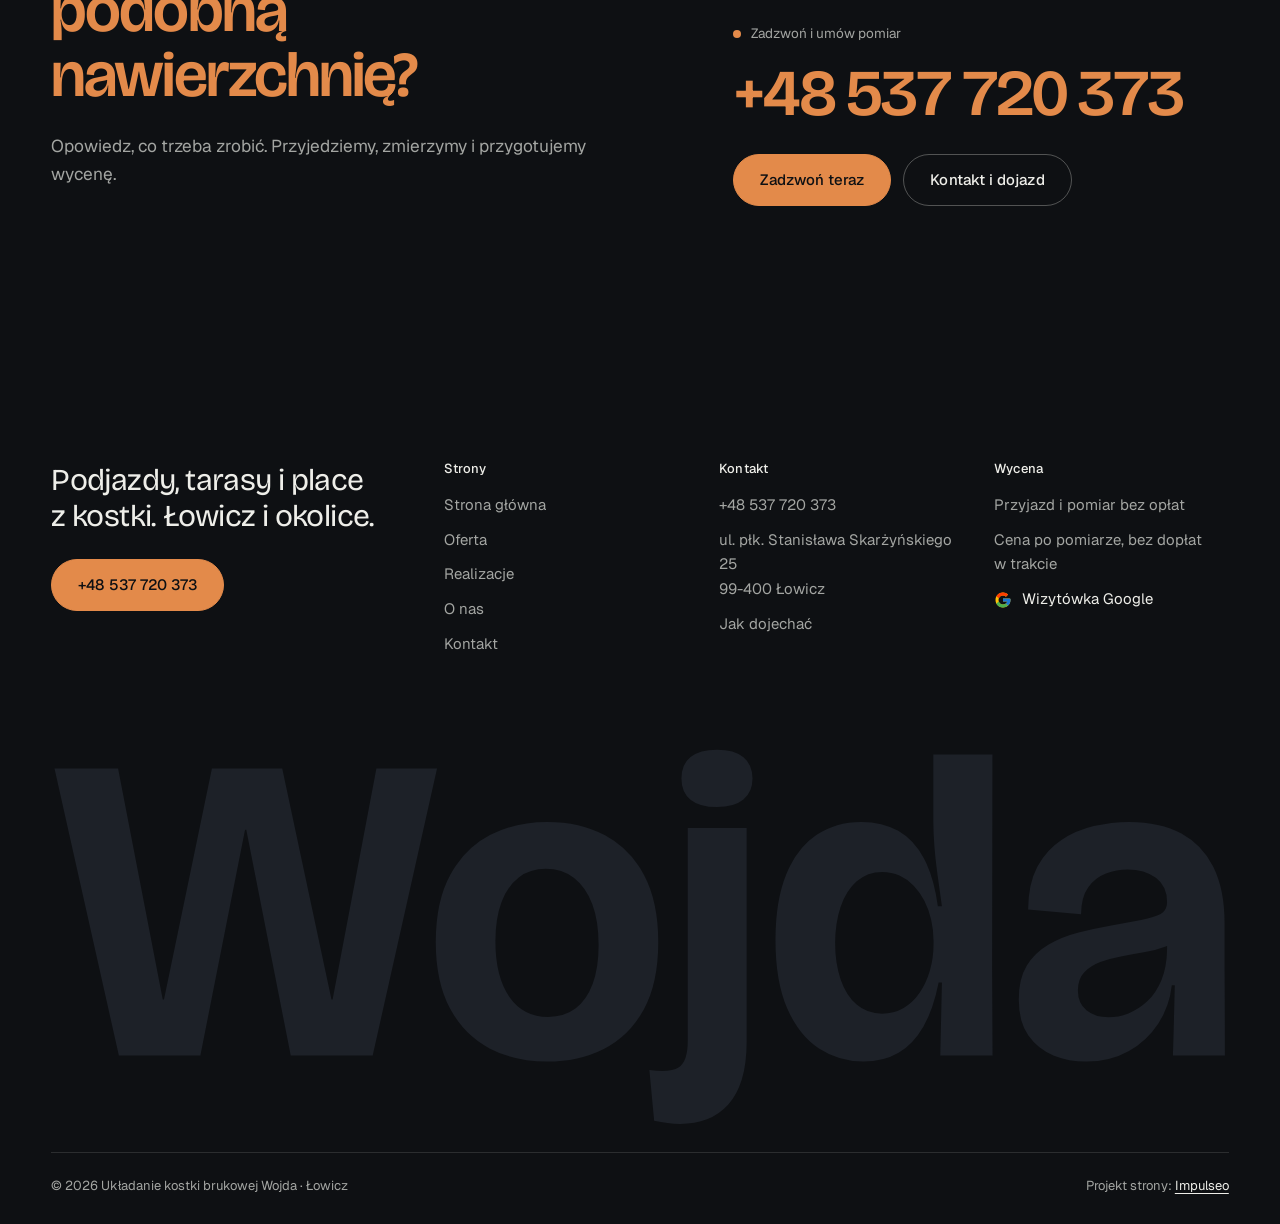
<file: realizacje.html>
<!DOCTYPE html>
<html lang="pl">
<head>
<meta charset="UTF-8">
<meta name="viewport" content="width=device-width, initial-scale=1.0">
<title>Realizacje - podjazdy i tarasy z kostki | Wojda Łowicz</title>
<meta name="description" content="Zdjęcia z naszych budów: podjazdy z kostki, tarasy, obrzeża i wyspy zieleni. Układanie kostki brukowej Wojda, Łowicz. Telefon: +48 537 720 373.">
<link rel="canonical" href="https://impulseo-pl.github.io/ukladanie-kostki-brukowej-wojda/realizacje.html">
<meta name="robots" content="noindex, nofollow">
<meta name="theme-color" content="#0E1013">
<meta property="og:type" content="website">
<meta property="og:locale" content="pl_PL">
<meta property="og:site_name" content="Układanie kostki brukowej Wojda">
<meta property="og:title" content="Realizacje - podjazdy i tarasy z kostki | Wojda Łowicz">
<meta property="og:description" content="Zdjęcia z naszych budów: podjazdy z kostki, tarasy, obrzeża i wyspy zieleni. Układanie kostki brukowej Wojda, Łowicz. Telefon: +48 537 720 373.">
<meta property="og:url" content="https://impulseo-pl.github.io/ukladanie-kostki-brukowej-wojda/realizacje.html">
<meta property="og:image" content="https://impulseo-pl.github.io/ukladanie-kostki-brukowej-wojda/img/og.jpg">
<meta property="og:image:width" content="1200">
<meta property="og:image:height" content="630">
<meta name="twitter:card" content="summary_large_image">
<script>(function(){var d=document.documentElement;d.classList.add('js');try{if(!window.matchMedia('(prefers-reduced-motion: reduce)').matches)d.classList.add('anim');}catch(e){}setTimeout(function(){if(!d.classList.contains('anim-ok'))d.classList.remove('anim');},3500);})();</script>

<link rel="preload" as="image" href="img/g1.jpg" fetchpriority="high">
<link rel="preconnect" href="https://fonts.googleapis.com">
<link rel="preconnect" href="https://fonts.gstatic.com" crossorigin>
<link href="https://fonts.googleapis.com/css2?family=Bricolage+Grotesque:opsz,wght@12..96,400..700&family=Geist:wght@400..600&display=swap" rel="stylesheet">
<link rel="stylesheet" href="assets/styles.css?v=20261029w">
<script src="assets/lenis.min.js?v=1.1.20" defer></script>
<script src="assets/main.js?v=20261029w" defer></script>
</head>
<body>
<a class="skip" href="#tresc">Przejdź do treści</a>
<header class="site-head">
<div class="head-in">
  <a class="brand" href="index.html" aria-label="Układanie kostki brukowej Wojda - strona główna">
    <span class="znak"><svg class="wm" viewBox="5 -712 2708 728" role="img" aria-label="Wojda"><path pathLength="1" style="--i:0" d="M161 0 13 -660H159.25L262 -128.75H264.75L375 -660H536.75L650 -128.75H652.5L753.25 -660H892.75L744.75 0H556.25L454 -519.5H451.25L348.5 0Z"/><path pathLength="1" style="--i:1" d="M1145.5 13.75Q1071.5 13.75 1013.5 -16.62Q955.5 -47 922.62 -108.12Q889.75 -169.25 889.75 -261.25Q889.75 -355.75 923.62 -416.75Q957.5 -477.75 1015.5 -507.62Q1073.5 -537.5 1146.25 -537.5Q1221.5 -537.5 1279 -506.88Q1336.5 -476.25 1369 -415Q1401.5 -353.75 1401.5 -261Q1401.5 -166.25 1367.88 -105.38Q1334.25 -44.5 1276.25 -15.38Q1218.25 13.75 1145.5 13.75ZM1148.25 -89Q1185.25 -89 1211 -108.25Q1236.75 -127.5 1250.5 -164.62Q1264.25 -201.75 1264.25 -253.75Q1264.25 -309.5 1249.62 -348.38Q1235 -387.25 1207.88 -408.38Q1180.75 -429.5 1142.75 -429.5Q1106.5 -429.5 1080.62 -409.75Q1054.75 -390 1040.88 -352.5Q1027 -315 1027 -262.75Q1027 -181 1059.12 -135Q1091.25 -89 1148.25 -89Z"/><path pathLength="1" style="--i:2" d="M1451.75 157Q1438 157 1423 155Q1408 153 1392 149.75L1381 33Q1428.5 40.25 1448.88 26.75Q1469.25 13.25 1469.25 -33.5V-523.5H1604.75V-32Q1604.75 18.5 1593.75 54.38Q1582.75 90.25 1562 113.12Q1541.25 136 1513.38 146.5Q1485.5 157 1451.75 157ZM1536.25 -571.5Q1496.5 -571.5 1475.62 -588.5Q1454.75 -605.5 1454.75 -637.31Q1454.75 -669.97 1475.76 -686.74Q1496.76 -703.5 1536.2 -703.5Q1576.5 -703.5 1597.38 -686.38Q1618.25 -669.25 1618.25 -637Q1618.25 -605.97 1597.32 -588.74Q1576.4 -571.5 1536.25 -571.5Z"/><path pathLength="1" style="--i:3" d="M1873.25 13.75Q1817 13.75 1771.12 -16.25Q1725.25 -46.25 1698.12 -108.25Q1671 -170.25 1671 -266Q1671 -356.25 1695.62 -416.62Q1720.25 -477 1764.88 -507.25Q1809.5 -537.5 1868.5 -537.5Q1917 -537.5 1953.25 -516.88Q1989.5 -496.25 2012.5 -453.25Q2035.5 -410.25 2044.5 -343.25H2053.75Q2048.25 -382.25 2043.5 -416.88Q2038.75 -451.5 2036.38 -482.25Q2034 -513 2034 -539.5V-692.5H2170L2169.25 -201.5L2170.25 0H2050L2053.75 -168H2046.25Q2034.5 -107.5 2011.38 -67Q1988.25 -26.5 1954 -6.38Q1919.75 13.75 1873.25 13.75ZM1916.25 -96.5Q1943 -96.5 1964.88 -109Q1986.75 -121.5 2002.12 -143.88Q2017.5 -166.25 2026 -195.12Q2034.5 -224 2034.5 -256.5V-263.75Q2034.5 -288.75 2029 -312.38Q2023.5 -336 2013.38 -355.88Q2003.25 -375.75 1988.88 -390.75Q1974.5 -405.75 1956.25 -414.12Q1938 -422.5 1916.75 -422.5Q1882.25 -422.5 1857.75 -400.75Q1833.25 -379 1820.75 -341.88Q1808.25 -304.75 1808.25 -257.75Q1808.25 -212 1820.88 -175.25Q1833.5 -138.5 1857.62 -117.5Q1881.75 -96.5 1916.25 -96.5Z"/><path pathLength="1" style="--i:4" d="M2385.75 13.75Q2345.5 13.75 2310.12 -0.5Q2274.75 -14.75 2252.62 -46.12Q2230.5 -77.5 2230.5 -129.25Q2230.5 -176.75 2248.75 -206.62Q2267 -236.5 2298.38 -254.88Q2329.75 -273.25 2368.25 -283Q2406.75 -292.75 2446.5 -299.75Q2500.25 -309.5 2526.75 -315.38Q2553.25 -321.25 2562.38 -329.62Q2571.5 -338 2571.5 -353Q2571.5 -389.5 2545.88 -408.75Q2520.25 -428 2480.25 -428Q2455.5 -428 2431 -418.75Q2406.5 -409.5 2390.38 -387.12Q2374.25 -364.75 2373.75 -325L2252 -335.75Q2252.25 -394.5 2272.88 -433.62Q2293.5 -472.75 2327.88 -495.38Q2362.25 -518 2403 -527.75Q2443.75 -537.5 2484.25 -537.5Q2555.75 -537.5 2604.62 -510.75Q2653.5 -484 2678.62 -432.38Q2703.75 -380.75 2703.75 -305.25V-209.75Q2704 -175 2704.12 -139.75Q2704.25 -104.5 2704.38 -69.62Q2704.5 -34.75 2704.5 0H2585Q2586.25 -39.5 2587.25 -78.88Q2588.25 -118.25 2589.25 -161.75H2582.5Q2577.25 -113.25 2551.12 -73.38Q2525 -33.5 2482.88 -9.88Q2440.75 13.75 2385.75 13.75ZM2437 -88.25Q2459.25 -88.25 2482.62 -97.12Q2506 -106 2526 -124.75Q2546 -143.5 2558.5 -173.38Q2571 -203.25 2571.5 -244.5L2571.75 -268L2598.5 -273Q2589.25 -259 2568.38 -250.88Q2547.5 -242.75 2521.12 -238.12Q2494.75 -233.5 2467.88 -228.62Q2441 -223.75 2418 -215Q2395 -206.25 2380.75 -191.25Q2366.5 -176.25 2366.5 -150Q2366.5 -120.75 2386.12 -104.5Q2405.75 -88.25 2437 -88.25Z"/></svg></span>
    <span class="brand-sub">Układanie kostki<br>Łowicz i&nbsp;okolice</span>
  </a>
  <nav class="nav-links" aria-label="Menu główne">
    <a class="nl" href="oferta.html">Oferta</a><a class="nl" href="realizacje.html" aria-current="page">Realizacje</a><a class="nl" href="o-nas.html">O&nbsp;nas</a><a class="nl" href="kontakt.html">Kontakt</a>
    <a class="btn btn-copper nav-cta" href="tel:+48537720373"><span class="live" aria-hidden="true"></span>+48 537 720 373</a>
  </nav>
  <button class="burger" type="button" aria-label="Otwórz menu" aria-expanded="false" aria-controls="mnav"><span></span><span></span></button>
</div>
</header>
<div class="mnav" id="mnav">
  <div class="mnav-in">
    <a class="ml" href="index.html">Strona główna</a><a class="ml" href="oferta.html">Oferta</a><a class="ml" href="realizacje.html" aria-current="page">Realizacje</a><a class="ml" href="o-nas.html">O&nbsp;nas</a><a class="ml" href="kontakt.html">Kontakt</a>
    <div class="mnav-foot">
      <span>Przyjazd i&nbsp;wycena bez opłat, Łowicz i&nbsp;okolice</span>
      <a class="btn btn-copper" href="tel:+48537720373">+48 537 720 373</a>
    </div>
  </div>
</div>
<main id="tresc">

<section class="pagehead">
  <div class="pagehead-media"><img src="img/g1.jpg" alt="Podjazd z kostki przy domu jednorodzinnym - realizacja Wojda" width="1600" height="880" decoding="async" fetchpriority="high"></div>
  <div class="ph-in">
    <p class="crumb up" style="--d:0"><a href="index.html">Strona główna</a><span class="sl" aria-hidden="true"></span>Realizacje</p>
    <h1><span class="ln"><span class="ln-i" style="--k:0">Nasze prace,</span></span><span class="ln"><span class="ln-i" style="--k:1"><em>z&nbsp;bliska.</em></span></span></h1>
    <p class="ph-lead up" style="--d:300">Zdjęcia z&nbsp;naszych budów: podjazdy, tarasy, obrzeża i&nbsp;wyspy zieleni.</p>
  </div>
</section>

<section class="sec">
  <div class="wrap">
    <div class="sec-head">
      <div>
        <p class="eyebrow rv">Galeria</p>
        <h2 class="h2 rv rv-h"><span class="ln"><span class="ln-i" style="--k:0">Prosto</span></span><span class="ln"><span class="ln-i" style="--k:1"><em>z&nbsp;naszych budów.</em></span></span></h2>
      </div>
      <div class="side rv" style="--d:120">
        <p class="lead">Kliknij zdjęcie, żeby je powiększyć. Więcej kadrów jest na wizytówce firmy w&nbsp;Google.</p>
        <a class="btn btn-ghost" href="https://maps.google.com/?cid=13490960193862831652" target="_blank" rel="noopener">Wizytówka w&nbsp;Google<svg class="ico" width="18" height="18" viewBox="0 0 24 24" fill="none" stroke="currentColor" stroke-width="1.6" stroke-linecap="round" stroke-linejoin="round" aria-hidden="true"><path d="M7 17 17 7M8 7h9v9"/></svg></a>
      </div>
    </div>
    <div class="masonry duze">
      <a class="tile rv-img rv" style="--d:0" href="img/hero.jpg" data-lb="Podjazd z białym obrzeżem - Wyspy krzewów w jasnej ramie">
        <img src="img/hero.jpg" alt="Podjazd z białym obrzeżem - realizacja Wojda" width="1600" height="900" decoding="async">
        <span class="tile-cap"><h3>Podjazd z&nbsp;białym obrzeżem</h3><span>Wyspy krzewów w&nbsp;jasnej ramie</span></span>
      </a><a class="tile rv-img rv" style="--d:110" href="img/about.jpg" data-lb="Podjazd w trakcie układania - Ekipa przy pracy">
        <img src="img/about.jpg" alt="Podjazd w trakcie układania - realizacja Wojda" width="1600" height="1200" decoding="async">
        <span class="tile-cap"><h3>Podjazd w&nbsp;trakcie układania</h3><span>Ekipa przy pracy</span></span>
      </a><a class="tile rv-img rv" style="--d:220" href="img/g2.jpg" data-lb="Taras dookoła domu - Kostka ułożona na nowej budowie">
        <img src="img/g2.jpg" alt="Taras dookoła domu - realizacja Wojda" width="1600" height="1200" decoding="async">
        <span class="tile-cap"><h3>Taras dookoła domu</h3><span>Kostka ułożona na nowej budowie</span></span>
      </a><a class="tile rv-img rv" style="--d:0" href="img/g4.jpg" data-lb="Podjazd łukiem pod dom - Czerwono-brązowa kostka, żółte obrzeże">
        <img src="img/g4.jpg" alt="Podjazd łukiem pod dom - realizacja Wojda" width="1200" height="638" decoding="async">
        <span class="tile-cap"><h3>Podjazd łukiem pod dom</h3><span>Czerwono-brązowa kostka, żółte obrzeże</span></span>
      </a><a class="tile rv-img rv" style="--d:110" href="img/g3.jpg" data-lb="Wyspa trawnika - Owalny trawnik w żółtej ramie">
        <img src="img/g3.jpg" alt="Wyspa trawnika - realizacja Wojda" width="1164" height="596" decoding="async">
        <span class="tile-cap"><h3>Wyspa trawnika</h3><span>Owalny trawnik w&nbsp;żółtej ramie</span></span>
      </a>
    </div>
  </div>
</section>
<section class="sec paper-2">
  <div class="wrap">
    <div class="sec-head">
      <div>
        <p class="eyebrow rv">Inspiracje</p>
        <h2 class="h2 rv rv-h"><span class="ln"><span class="ln-i" style="--k:0">Nawierzchnie</span></span><span class="ln"><span class="ln-i" style="--k:1"><em>do wyboru.</em></span></span></h2>
      </div>
      <div class="side rv" style="--d:120">
        <p class="lead">Przykładowe zdjęcia nawierzchni, jakie układamy. Kostkę, kolor i&nbsp;wzór dobierzemy na pomiarze do Twojego domu.</p>
      </div>
    </div>
    <div class="masonry">
      <a class="tile rv-img rv" style="--d:0" href="img/ph-oferta.jpg" data-lb="Dojazd z kostki pod dom - Nawierzchnia prowadzona łukiem wśród zieleni">
        <img src="img/ph-oferta.jpg" alt="Dojazd z kostki pod dom - przykład nawierzchni" width="1800" height="1239" loading="lazy" decoding="async">
        <span class="tile-cap"><h3>Dojazd z&nbsp;kostki pod dom</h3><span>Nawierzchnia prowadzona łukiem wśród zieleni</span></span>
      </a><a class="tile rv-img rv" style="--d:110" href="img/g6.jpg" data-lb="Kostka w wachlarz - Wzór układany łukami">
        <img src="img/g6.jpg" alt="Kostka w wachlarz - przykład nawierzchni" width="1600" height="1077" loading="lazy" decoding="async">
        <span class="tile-cap"><h3>Kostka w&nbsp;wachlarz</h3><span>Wzór układany łukami</span></span>
      </a><a class="tile rv-img rv" style="--d:220" href="img/g7.jpg" data-lb="Ścieżka ogrodowa - Wąskie przejście między murkami">
        <img src="img/g7.jpg" alt="Ścieżka ogrodowa - przykład nawierzchni" width="1600" height="1066" loading="lazy" decoding="async">
        <span class="tile-cap"><h3>Ścieżka ogrodowa</h3><span>Wąskie przejście między murkami</span></span>
      </a><a class="tile rv-img rv" style="--d:0" href="img/g9.jpg" data-lb="Ścieżka z miejscem na stolik - Łuk w ogrodzie z obrzeżem">
        <img src="img/g9.jpg" alt="Ścieżka z miejscem na stolik - przykład nawierzchni" width="1600" height="1066" loading="lazy" decoding="async">
        <span class="tile-cap"><h3>Ścieżka z&nbsp;miejscem na stolik</h3><span>Łuk w&nbsp;ogrodzie z&nbsp;obrzeżem</span></span>
      </a><a class="tile rv-img rv" style="--d:110" href="img/g12.jpg" data-lb="Taras w ogrodzie - Kostka pod meble ogrodowe">
        <img src="img/g12.jpg" alt="Taras w ogrodzie - przykład nawierzchni" width="1600" height="1064" loading="lazy" decoding="async">
        <span class="tile-cap"><h3>Taras w&nbsp;ogrodzie</h3><span>Kostka pod meble ogrodowe</span></span>
      </a><a class="tile rv-img rv" style="--d:220" href="img/taras.jpg" data-lb="Taras pod zadaszeniem - Kostka przy ścianie domu">
        <img src="img/taras.jpg" alt="Taras pod zadaszeniem - przykład nawierzchni" width="1600" height="1068" loading="lazy" decoding="async">
        <span class="tile-cap"><h3>Taras pod zadaszeniem</h3><span>Kostka przy ścianie domu</span></span>
      </a>
    </div>
  </div>
</section>
<section class="cta-band dark">
  <div class="wrap cta-grid">
    <div>
      <p class="eyebrow rv">Kontakt</p>
      <h2 class="h2 rv rv-h"><span class="ln"><span class="ln-i" style="--k:0">Planujesz</span></span><span class="ln"><span class="ln-i" style="--k:1"><em>podobną nawierzchnię?</em></span></span></h2>
      <p class="lead rv" style="--d:120">Opowiedz, co trzeba zrobić. Przyjedziemy, zmierzymy i&nbsp;przygotujemy wycenę.</p>
    </div>
    <div class="cta-side rv" style="--d:180">
      <span class="lbl"><span class="live" aria-hidden="true"></span>Zadzwoń i&nbsp;umów pomiar</span>
      <a class="cta-phone" href="tel:+48537720373">+48 537 720 373</a>
      <div class="cta-row">
        <a class="btn btn-copper" href="tel:+48537720373">Zadzwoń teraz</a>
        <a class="btn btn-ghost" href="kontakt.html">Kontakt i&nbsp;dojazd</a>
      </div>
    </div>
  </div>
</section>
</main>
<footer class="site-foot">
  <div class="wrap">
    <div class="foot-top">
      <div>
        <p class="foot-claim">Podjazdy, tarasy i&nbsp;place z&nbsp;kostki. Łowicz i&nbsp;okolice.</p>
        <a class="btn btn-copper" href="tel:+48537720373">+48 537 720 373</a>
      </div>
      <div>
        <h4>Strony</h4>
        <ul><li><a href="index.html">Strona główna</a></li><li><a href="oferta.html">Oferta</a></li><li><a href="realizacje.html">Realizacje</a></li><li><a href="o-nas.html">O&nbsp;nas</a></li><li><a href="kontakt.html">Kontakt</a></li></ul>
      </div>
      <div>
        <h4>Kontakt</h4>
        <ul>
          <li><a href="tel:+48537720373">+48 537 720 373</a></li>
          <li>ul. płk. Stanisława Skarżyńskiego 25<br>99-400 Łowicz</li>
          <li><a href="https://maps.google.com/?cid=13490960193862831652" target="_blank" rel="noopener">Jak dojechać</a></li>
        </ul>
      </div>
      <div>
        <h4>Wycena</h4>
        <ul>
          <li>Przyjazd i&nbsp;pomiar bez opłat</li>
          <li>Cena po pomiarze, bez dopłat w&nbsp;trakcie</li>
          <li><a class="soc" href="https://maps.google.com/?cid=13490960193862831652" target="_blank" rel="noopener" aria-label="Wizytówka Układanie kostki brukowej Wojda w Google"><svg class="g-logo" viewBox="0 0 48 48" aria-hidden="true"><path fill="#FFC107" d="M43.6 20.5H42V20H24v8h11.3C33.7 32.7 29.2 36 24 36c-6.6 0-12-5.4-12-12s5.4-12 12-12c3.1 0 5.8 1.2 7.9 3.1l5.7-5.7C34 6.1 29.3 4 24 4 12.9 4 4 12.9 4 24s8.9 20 20 20 20-8.9 20-20c0-1.3-.1-2.4-.4-3.5z"/><path fill="#FF3D00" d="m6.3 14.7 6.6 4.8C14.7 15.1 19 12 24 12c3.1 0 5.8 1.2 7.9 3.1l5.7-5.7C34 6.1 29.3 4 24 4 16.3 4 9.7 8.3 6.3 14.7z"/><path fill="#4CAF50" d="M24 44c5.2 0 9.9-2 13.4-5.2l-6.2-5.2A11.9 11.9 0 0 1 24 36c-5.2 0-9.6-3.3-11.3-7.9l-6.5 5C9.5 39.6 16.2 44 24 44z"/><path fill="#1976D2" d="M43.6 20.5H42V20H24v8h11.3a12 12 0 0 1-4.1 5.6l6.2 5.2C37 39.2 44 34 44 24c0-1.3-.1-2.4-.4-3.5z"/></svg>Wizytówka Google</a></li>
        </ul>
      </div>
    </div>
    <div class="foot-mark" aria-hidden="true"><svg class="wm-foot" viewBox="5 -712 2708 877" aria-hidden="true" focusable="false"><path style="--i:0" d="M161 0 13 -660H159.25L262 -128.75H264.75L375 -660H536.75L650 -128.75H652.5L753.25 -660H892.75L744.75 0H556.25L454 -519.5H451.25L348.5 0Z"/><path style="--i:1" d="M1145.5 13.75Q1071.5 13.75 1013.5 -16.62Q955.5 -47 922.62 -108.12Q889.75 -169.25 889.75 -261.25Q889.75 -355.75 923.62 -416.75Q957.5 -477.75 1015.5 -507.62Q1073.5 -537.5 1146.25 -537.5Q1221.5 -537.5 1279 -506.88Q1336.5 -476.25 1369 -415Q1401.5 -353.75 1401.5 -261Q1401.5 -166.25 1367.88 -105.38Q1334.25 -44.5 1276.25 -15.38Q1218.25 13.75 1145.5 13.75ZM1148.25 -89Q1185.25 -89 1211 -108.25Q1236.75 -127.5 1250.5 -164.62Q1264.25 -201.75 1264.25 -253.75Q1264.25 -309.5 1249.62 -348.38Q1235 -387.25 1207.88 -408.38Q1180.75 -429.5 1142.75 -429.5Q1106.5 -429.5 1080.62 -409.75Q1054.75 -390 1040.88 -352.5Q1027 -315 1027 -262.75Q1027 -181 1059.12 -135Q1091.25 -89 1148.25 -89Z"/><path style="--i:2" d="M1451.75 157Q1438 157 1423 155Q1408 153 1392 149.75L1381 33Q1428.5 40.25 1448.88 26.75Q1469.25 13.25 1469.25 -33.5V-523.5H1604.75V-32Q1604.75 18.5 1593.75 54.38Q1582.75 90.25 1562 113.12Q1541.25 136 1513.38 146.5Q1485.5 157 1451.75 157ZM1536.25 -571.5Q1496.5 -571.5 1475.62 -588.5Q1454.75 -605.5 1454.75 -637.31Q1454.75 -669.97 1475.76 -686.74Q1496.76 -703.5 1536.2 -703.5Q1576.5 -703.5 1597.38 -686.38Q1618.25 -669.25 1618.25 -637Q1618.25 -605.97 1597.32 -588.74Q1576.4 -571.5 1536.25 -571.5Z"/><path style="--i:3" d="M1873.25 13.75Q1817 13.75 1771.12 -16.25Q1725.25 -46.25 1698.12 -108.25Q1671 -170.25 1671 -266Q1671 -356.25 1695.62 -416.62Q1720.25 -477 1764.88 -507.25Q1809.5 -537.5 1868.5 -537.5Q1917 -537.5 1953.25 -516.88Q1989.5 -496.25 2012.5 -453.25Q2035.5 -410.25 2044.5 -343.25H2053.75Q2048.25 -382.25 2043.5 -416.88Q2038.75 -451.5 2036.38 -482.25Q2034 -513 2034 -539.5V-692.5H2170L2169.25 -201.5L2170.25 0H2050L2053.75 -168H2046.25Q2034.5 -107.5 2011.38 -67Q1988.25 -26.5 1954 -6.38Q1919.75 13.75 1873.25 13.75ZM1916.25 -96.5Q1943 -96.5 1964.88 -109Q1986.75 -121.5 2002.12 -143.88Q2017.5 -166.25 2026 -195.12Q2034.5 -224 2034.5 -256.5V-263.75Q2034.5 -288.75 2029 -312.38Q2023.5 -336 2013.38 -355.88Q2003.25 -375.75 1988.88 -390.75Q1974.5 -405.75 1956.25 -414.12Q1938 -422.5 1916.75 -422.5Q1882.25 -422.5 1857.75 -400.75Q1833.25 -379 1820.75 -341.88Q1808.25 -304.75 1808.25 -257.75Q1808.25 -212 1820.88 -175.25Q1833.5 -138.5 1857.62 -117.5Q1881.75 -96.5 1916.25 -96.5Z"/><path style="--i:4" d="M2385.75 13.75Q2345.5 13.75 2310.12 -0.5Q2274.75 -14.75 2252.62 -46.12Q2230.5 -77.5 2230.5 -129.25Q2230.5 -176.75 2248.75 -206.62Q2267 -236.5 2298.38 -254.88Q2329.75 -273.25 2368.25 -283Q2406.75 -292.75 2446.5 -299.75Q2500.25 -309.5 2526.75 -315.38Q2553.25 -321.25 2562.38 -329.62Q2571.5 -338 2571.5 -353Q2571.5 -389.5 2545.88 -408.75Q2520.25 -428 2480.25 -428Q2455.5 -428 2431 -418.75Q2406.5 -409.5 2390.38 -387.12Q2374.25 -364.75 2373.75 -325L2252 -335.75Q2252.25 -394.5 2272.88 -433.62Q2293.5 -472.75 2327.88 -495.38Q2362.25 -518 2403 -527.75Q2443.75 -537.5 2484.25 -537.5Q2555.75 -537.5 2604.62 -510.75Q2653.5 -484 2678.62 -432.38Q2703.75 -380.75 2703.75 -305.25V-209.75Q2704 -175 2704.12 -139.75Q2704.25 -104.5 2704.38 -69.62Q2704.5 -34.75 2704.5 0H2585Q2586.25 -39.5 2587.25 -78.88Q2588.25 -118.25 2589.25 -161.75H2582.5Q2577.25 -113.25 2551.12 -73.38Q2525 -33.5 2482.88 -9.88Q2440.75 13.75 2385.75 13.75ZM2437 -88.25Q2459.25 -88.25 2482.62 -97.12Q2506 -106 2526 -124.75Q2546 -143.5 2558.5 -173.38Q2571 -203.25 2571.5 -244.5L2571.75 -268L2598.5 -273Q2589.25 -259 2568.38 -250.88Q2547.5 -242.75 2521.12 -238.12Q2494.75 -233.5 2467.88 -228.62Q2441 -223.75 2418 -215Q2395 -206.25 2380.75 -191.25Q2366.5 -176.25 2366.5 -150Q2366.5 -120.75 2386.12 -104.5Q2405.75 -88.25 2437 -88.25Z"/></svg></div>
    <div class="foot-bottom">
      <span>© 2026 Układanie kostki brukowej Wojda · Łowicz</span>
      <span>Projekt strony: <a class="foot-credit" href="https://impulseo.pl" target="_blank" rel="noopener">Impulseo</a></span>
    </div>
  </div>
</footer>
<div class="sticky-call">
  <a class="btn btn-copper" href="tel:+48537720373">Zadzwoń</a>
  <a class="btn btn-ghost" href="kontakt.html">Kontakt i&nbsp;dojazd</a>
</div>
</body>
</html>
</file>
<file: assets/styles.css>
/* Układanie kostki brukowej Wojda. Projekt strony: Impulseo, 10.2026.
   Paleta: grafit + miedź (ciepły kolor kostki i cegły). Krój: Bricolage Grotesque + Geist. */
:root{
  --ink:#0E1013;--ink-2:#15181D;--ink-3:#1D2128;--ink-line:rgba(238,238,233,.13);
  --paper:#F1F1EE;--paper-2:#E7E8E4;--line:rgba(18,20,24,.12);
  --text:#121418;--muted:#555B64;
  --on-dark:#EEEEE9;--on-dark-2:#A3A5A2;
  --accent:#E38A4A;--accent-d:#9C4B19;--accent-soft:rgba(227,138,74,.14);
  --paper-3:#FFFFFF;
  --f-display:"Bricolage Grotesque","Geist",system-ui,sans-serif;
  --f-body:"Geist",system-ui,-apple-system,"Segoe UI",sans-serif;
  --expo:cubic-bezier(.16,1,.3,1);--ease:cubic-bezier(.16,.84,.44,1);--in:cubic-bezier(.7,0,.84,0);
  --wrap:min(1320px, 100% - clamp(40px, 8vw, 128px));
  --nav-h:76px;
  --img-zoom:1.05;--img-dur:1.4s;--img-rest:brightness(1);--img-hot:brightness(1.08);
}
*,*::before,*::after{box-sizing:border-box}
html{-webkit-text-size-adjust:100%;background:var(--ink)}
html.lenis,html.lenis body{height:auto}
.lenis.lenis-smooth [data-lenis-prevent]{overscroll-behavior:contain}
.lenis.lenis-stopped{overflow:clip}
.lenis.lenis-smooth iframe{pointer-events:none}
body{margin:0;font-family:var(--f-body);font-size:17px;line-height:1.65;color:var(--text);background:var(--paper);-webkit-font-smoothing:antialiased;-moz-osx-font-smoothing:grayscale;overflow-x:clip}
img{display:block;max-width:100%;height:auto}
a{color:inherit;text-decoration:none}
p{margin:0 0 1em;max-width:62ch}
ul,ol{margin:0}
h1,h2,h3{font-family:var(--f-display);font-weight:600;letter-spacing:-.03em;margin:0;font-variation-settings:"opsz" 96;text-wrap:balance}
h2 em,h1 em{font-style:normal;color:var(--accent-d)}
.dark h1 em,.dark h2 em,.dark-2 h2 em,.proces h2 em,.hero h1 em,.pagehead h1 em,.stopklatka h2 em{color:var(--accent)}
::selection{background:var(--accent);color:var(--ink)}
:focus-visible{outline:2px solid var(--accent);outline-offset:3px}
.skip{position:absolute;left:12px;top:-60px;z-index:300;background:var(--accent);color:var(--ink);padding:10px 16px;border-radius:8px;font-weight:500}
.skip:focus{top:12px}
.wrap{width:var(--wrap);margin-inline:auto}
.sec{padding:clamp(88px, 11vw, 168px) 0}
.dark{background:var(--ink);color:var(--on-dark)}
.dark-2{background:var(--ink-2);color:var(--on-dark)}
.paper-2{background:var(--paper-2)}
.nw{white-space:nowrap}
.ico{width:18px;height:18px;flex:none}

/* ---------- nagłówki sekcji ---------- */
.eyebrow{display:inline-flex;align-items:center;gap:12px;font-size:13.5px;font-weight:500;letter-spacing:.01em;color:var(--muted);margin:0 0 24px}
.eyebrow::before{content:"";width:28px;height:1px;background:var(--accent-d)}
.dark .eyebrow,.dark-2 .eyebrow,.proces .eyebrow,.stopklatka .eyebrow{color:var(--on-dark-2)}
.dark .eyebrow::before,.dark-2 .eyebrow::before,.proces .eyebrow::before,.stopklatka .eyebrow::before{background:var(--accent)}
.h2{font-size:clamp(2.3rem, 1.1rem + 3.6vw, 4.4rem);line-height:1.02}
.ln{display:block;overflow:hidden;padding:.12em 0 .14em;margin:-.12em 0 -.14em}
.ln-i{display:block}
.lead{font-size:1.08rem;color:var(--muted);max-width:52ch}
.dark .lead,.dark-2 .lead{color:var(--on-dark-2)}
.sec-head{display:grid;grid-template-columns:minmax(0,1.25fr) minmax(0,.75fr);gap:40px;align-items:end;margin-bottom:clamp(44px, 5vw, 72px)}
.sec-head .lead{margin:0}
.sec-head .side{display:flex;flex-direction:column;gap:24px;align-items:flex-start}

/* ---------- przyciski (klocki: jedna reakcja na kursor dla wszystkich) ---------- */
.btn{position:relative;isolation:isolate;overflow:hidden;display:inline-flex;align-items:center;justify-content:center;gap:10px;min-height:52px;padding:0 26px;border-radius:999px;border:1px solid transparent;font:500 15px/1.1 var(--f-body);letter-spacing:.005em;cursor:pointer;white-space:nowrap;transition:background-color .72s var(--ease),color .72s var(--ease),border-color .72s var(--ease),box-shadow .72s var(--ease)}
.btn::after,.card::after,.faq-item::after,.op-google::after{content:"";position:absolute;inset:0;z-index:-1;pointer-events:none;background:linear-gradient(105deg,transparent 30%,rgba(255,255,255,.26) 50%,transparent 70%);transform:translateX(-120%);transition:transform .72s var(--ease)}
.btn-copper{background:var(--accent);color:var(--ink);border-color:var(--accent)}
.btn-ghost{background:transparent;color:var(--text);border-color:rgba(18,20,24,.22)}
.dark .btn-ghost,.dark-2 .btn-ghost,.hero .btn-ghost,.stopklatka .btn-ghost,.pagehead .btn-ghost,.site-foot .btn-ghost,.sticky-call .btn-ghost{color:var(--on-dark);border-color:rgba(238,238,233,.3)}
.btn .arr{transition:transform .72s var(--ease)}
@media (hover:hover){
  .btn:hover,.card:hover,.faq-item:hover,.op-google:hover{background-color:var(--accent-d);color:#fff;border-color:var(--accent-d);box-shadow:0 0 0 4px rgba(227,138,74,.2)}
  .btn:hover::after,.card:hover::after,.faq-item:hover::after,.op-google:hover::after{transform:translateX(120%)}
}

/* ---------- pasek nawigacji ---------- */
.site-head{position:fixed;left:0;right:0;top:0;z-index:100;height:var(--nav-h);color:var(--on-dark);transition:transform .6s var(--expo)}
.site-head::before{content:"";position:absolute;inset:0;z-index:-1;background-color:rgba(14,16,19,0);border-bottom:1px solid transparent;transition:background-color .5s var(--ease),border-color .5s var(--ease)}
.site-head.is-scrolled::before{background-color:rgba(14,16,19,.86);border-bottom-color:var(--ink-line);-webkit-backdrop-filter:blur(14px) saturate(140%);backdrop-filter:blur(14px) saturate(140%)}
.site-head.is-hidden{transform:translateY(-100%)}
.head-in{width:var(--wrap);height:100%;margin-inline:auto;display:flex;align-items:center;justify-content:space-between;gap:24px}
.brand{display:flex;align-items:center;gap:14px;flex:none}
.znak{display:block;width:89px;height:24px}
.wm{display:block;width:100%;height:100%;overflow:visible}
.wm path{fill:currentColor}
.brand-sub{font-size:11.5px;line-height:1.35;color:var(--on-dark-2);padding-left:14px;border-left:1px solid var(--ink-line)}
.nav-links{display:flex;align-items:center;gap:clamp(20px, 2.6vw, 38px)}
.nl{position:relative;font-size:14.5px;font-weight:500;padding:8px 0;color:var(--on-dark)}
.nl::after{content:"";position:absolute;left:0;right:0;bottom:2px;height:1px;background:var(--accent);transform:scaleX(0);transform-origin:right;transition:transform .55s var(--ease)}
.nl:hover::after,.nl[aria-current="page"]::after{transform:scaleX(1);transform-origin:left}
.nav-cta{min-height:44px;padding:0 20px;font-size:14px}
.live{width:8px;height:8px;border-radius:50%;background:var(--accent);flex:none;animation:live 2.4s var(--ease) infinite}
.btn-copper .live{background:var(--ink)}
@keyframes live{0%{box-shadow:0 0 0 0 rgba(227,138,74,.55)}70%{box-shadow:0 0 0 10px rgba(227,138,74,0)}100%{box-shadow:0 0 0 0 rgba(227,138,74,0)}}
.burger{display:none;width:48px;height:48px;border-radius:50%;border:1px solid var(--ink-line);background:transparent;color:var(--on-dark);cursor:pointer;position:relative}
.burger span{position:absolute;left:15px;right:15px;height:1.5px;background:currentColor;transition:transform .5s var(--expo),top .5s var(--expo)}
.burger span:nth-child(1){top:19px}
.burger span:nth-child(2){top:27px}
.menu-open .burger span:nth-child(1){top:23px;transform:rotate(45deg)}
.menu-open .burger span:nth-child(2){top:23px;transform:rotate(-45deg)}
.mnav{position:fixed;inset:0;z-index:99;background:var(--ink);color:var(--on-dark);padding:calc(var(--nav-h) + 32px) 0 32px;display:flex;flex-direction:column;visibility:hidden;clip-path:inset(0 0 100% 0);transition:clip-path .7s var(--expo),visibility 0s .7s}
.menu-open .mnav{visibility:visible;clip-path:inset(0 0 0 0);transition:clip-path .7s var(--expo)}
.mnav-in{width:var(--wrap);margin-inline:auto;display:flex;flex-direction:column;height:100%}
.mnav a.ml{display:block;font-family:var(--f-display);font-size:clamp(2.2rem, 1.2rem + 5vw, 3.2rem);font-weight:600;letter-spacing:-.03em;line-height:1.2;padding:6px 0;border-bottom:1px solid var(--ink-line);transform:translateY(24px);opacity:0;transition:transform .7s var(--expo),opacity .7s var(--expo)}
.menu-open .mnav a.ml{transform:none;opacity:1}
.menu-open .mnav a.ml:nth-child(2){transition-delay:.05s}
.menu-open .mnav a.ml:nth-child(3){transition-delay:.1s}
.menu-open .mnav a.ml:nth-child(4){transition-delay:.15s}
.menu-open .mnav a.ml:nth-child(5){transition-delay:.2s}
.mnav a.ml[aria-current="page"]{color:var(--accent)}
.mnav-foot{margin-top:auto;padding-top:28px;display:flex;flex-direction:column;gap:14px;color:var(--on-dark-2);font-size:14px}
.mnav-foot .btn{align-self:flex-start}

/* ---------- ekran wejścia: nazwa Wojda rysowana linią ---------- */
.intro{display:none}
.intro-on body{overflow:hidden}
.intro-on .intro{display:block;position:fixed;inset:0;z-index:1;background:var(--ink);transform:translateY(0);transition:transform .74s cubic-bezier(.66,0,.24,1)}
.intro-on .intro::before{content:"";position:absolute;inset:0;background:radial-gradient(60% 50% at 50% 50%,rgba(227,138,74,.08),transparent 70%);opacity:0;transition:opacity .9s var(--ease)}
.intro-on.intro-gra .intro::before{opacity:1}
.intro-on .intro::after{content:"";position:absolute;left:0;right:0;bottom:-1px;height:2px;background:linear-gradient(90deg,transparent,var(--accent) 20%,#F7C59B 50%,var(--accent) 80%,transparent);box-shadow:0 0 22px 2px rgba(227,138,74,.55)}
.intro-on.intro-out .intro{transform:translateY(-101%)}
.intro-line{position:absolute;left:50%;top:50%;width:var(--i-w,320px);height:1px;margin-top:calc(var(--i-h,90px) * .74 + 22px);transform:translateX(-50%);overflow:hidden}
.intro-line i{position:absolute;inset:0;background:linear-gradient(90deg,rgba(227,138,74,0),var(--accent) 30%,#F7C59B 70%,rgba(227,138,74,0));transform:scaleX(0);transform-origin:left}
.intro-on.intro-gra .intro-line i{transform:scaleX(1);transition:transform .62s var(--expo) .42s}
.intro-meta{position:absolute;left:50%;top:50%;margin-top:calc(var(--i-h,90px) * .74 + 40px);transform:translateX(-50%);font-size:12px;letter-spacing:.14em;color:var(--on-dark-2);white-space:nowrap;opacity:0}
.intro-on.intro-gra .intro-meta{opacity:1;transition:opacity .5s var(--ease) .7s}
.intro-on .znak{width:var(--i-baza-w,89px);height:var(--i-baza-h,24px)}
.intro-on .znak .wm{position:fixed;left:50%;top:50%;z-index:3;width:var(--i-w);height:var(--i-h);max-width:none;transform:translate(-50%,-50%) scale(1.04);transition:transform .9s var(--expo)}
.intro-on.intro-gra .znak .wm{transform:translate(-50%,-50%) scale(1)}
.intro-on.intro-out .znak .wm{transform:translate(calc(-50% + var(--i-px)),calc(-50% + var(--i-py))) scale(var(--i-zmniejsz));transition:transform .8s cubic-bezier(.16,.84,.44,1)}
.intro-on .znak .wm path{fill:var(--on-dark);fill-opacity:0;stroke:var(--accent);stroke-width:1.4px;vector-effect:non-scaling-stroke;stroke-dasharray:1;stroke-dashoffset:1;stroke-linejoin:round}
.intro-on.intro-gra .znak .wm path{animation:wm-rysuj .7s cubic-bezier(.65,0,.35,1) forwards,wm-zapal .62s linear forwards;animation-delay:calc(var(--i) * 70ms),calc(.42s + var(--i) * 45ms)}
.intro-on .znak.mierze .wm{position:static;width:100%;height:100%;transform:none;transition:none}
@keyframes wm-rysuj{to{stroke-dashoffset:0}}
@keyframes wm-zapal{0%{fill-opacity:0}18%{fill-opacity:.9}26%{fill-opacity:.15}40%{fill-opacity:1}52%{fill-opacity:.55}64%{fill-opacity:1;stroke-opacity:1}100%{fill-opacity:1;stroke-opacity:0}}

/* ---------- odsłanianie przy przewijaniu ---------- */
.anim .rv{opacity:0;transform:translateY(32px)}
.anim .rv:not(.rv-done){transition:opacity 1s var(--expo),transform 1.1s var(--expo);transition-delay:calc(var(--d, 0) * 1ms)}
.anim .rv.is-in{opacity:1;transform:none}
.anim .rv-h{opacity:1;transform:none}
.anim .rv-h .ln-i{transform:translateY(108%);transition:transform 1.15s var(--expo);transition-delay:calc(var(--k, 0) * 95ms + var(--d, 0) * 1ms)}
.anim .rv-h.is-in .ln-i{transform:none}
.anim .rv-img{opacity:1;transform:none;clip-path:inset(0 0 100% 0)}
.anim .rv-img:not(.rv-done){transition:clip-path 1.3s var(--expo);transition-delay:calc(var(--d, 0) * 1ms)}
.anim .rv-img img{scale:1.14;transition:transform var(--img-dur) var(--ease),filter var(--img-dur) var(--ease),scale 1.7s var(--expo)}
.anim .rv-img.is-in{clip-path:inset(0 0 0 0)}
.anim .rv-img.is-in img{scale:1}

/* ---------- hero ---------- */
.hero{position:relative;display:flex;align-items:flex-end;min-height:100vh;min-height:100svh;color:var(--on-dark);background:var(--ink);overflow:hidden}
.hero-media{position:absolute;inset:0}
.hero-media img{width:100%;height:100%;object-fit:cover;object-position:60% 50%}
.hero-media::after{content:"";position:absolute;inset:0;background:linear-gradient(90deg,rgba(14,16,19,.94) 0%,rgba(14,16,19,.82) 32%,rgba(14,16,19,.34) 64%,rgba(14,16,19,.12) 100%),linear-gradient(0deg,rgba(14,16,19,.9) 0%,rgba(14,16,19,0) 42%),linear-gradient(180deg,rgba(14,16,19,.6) 0%,rgba(14,16,19,0) 24%)}
.hero-in{position:relative;width:var(--wrap);margin-inline:auto;padding:calc(var(--nav-h) + 36px) 0 clamp(24px, 4svh, 44px)}
.hero-tag{display:inline-flex;align-items:center;gap:12px;font-size:13.5px;color:var(--on-dark);padding:8px 16px 8px 14px;border:1px solid var(--ink-line);border-radius:999px;background:rgba(14,16,19,.35);margin-bottom:clamp(20px, 3.4svh, 34px)}
.hero-tag .sep{width:1px;height:12px;background:var(--ink-line)}
.hero-tag .muted{color:var(--on-dark-2)}
.hero h1{font-size:clamp(2.8rem, min(1.1rem + 5.6vw, 10.8svh), 6.7rem);line-height:.95;letter-spacing:-.045em;font-weight:600;max-width:13ch}
.hero-lead{font-size:clamp(1rem, .9rem + .4vw, 1.16rem);color:rgba(238,238,233,.84);max-width:50ch;margin:clamp(18px, 3svh, 30px) 0 clamp(22px, 3.6svh, 36px);text-shadow:0 1px 16px rgba(14,16,19,.7)}
.hero-ctas{display:flex;flex-wrap:wrap;gap:12px}
.hero-foot{display:flex;align-items:center;justify-content:space-between;gap:24px;margin-top:clamp(24px, 5svh, 56px);padding-top:20px;border-top:1px solid var(--ink-line);font-size:13.5px;color:var(--on-dark-2)}
.hero-foot .rate{display:flex;align-items:center;gap:12px}
.hero-foot .rate b{color:var(--on-dark);font-weight:600}
.g-logo{width:18px;height:18px;flex:none}
.stars{display:inline-flex;gap:2px;color:var(--accent)}
.stars svg{width:14px;height:14px}
.cue{display:flex;align-items:center;gap:14px;color:var(--on-dark-2)}
.cue-line{position:relative;width:1px;height:38px;background:var(--ink-line);overflow:hidden}
.cue-line i{position:absolute;inset:0;background:var(--accent);transform-origin:top;animation:cue 2.2s var(--ease) infinite}
@keyframes cue{0%{transform:scaleY(0);transform-origin:top}45%{transform:scaleY(1);transform-origin:top}55%{transform:scaleY(1);transform-origin:bottom}100%{transform:scaleY(0);transform-origin:bottom}}
.anim .hero .ln-i,.anim .pagehead .ln-i{transform:translateY(108%);transition:transform 1.2s var(--expo);transition-delay:calc(var(--k, 0) * 110ms)}
.anim .hero .up,.anim .pagehead .up{opacity:0;transform:translateY(22px);transition:opacity 1s var(--expo),transform 1.1s var(--expo);transition-delay:calc(var(--d, 0) * 1ms)}
.anim.hero-go .hero .ln-i,.anim.hero-go .pagehead .ln-i{transform:none}
.anim.hero-go .hero .up,.anim.hero-go .pagehead .up{opacity:1;transform:none}

/* ---------- pasek haseł ---------- */
.strip{background:var(--ink-2);color:var(--on-dark);border-top:1px solid var(--ink-line)}
.strip-in{width:min(96%, 1440px);margin-inline:auto;display:grid;grid-template-columns:repeat(5, minmax(0, 1fr))}
.strip-it{position:relative;text-align:center;padding:30px 14px}
.strip-it+.strip-it::before{content:"";position:absolute;left:0;top:30%;bottom:30%;width:1px;background:var(--accent);opacity:.75}
.strip .k{font-family:var(--f-display);font-size:1.2rem;font-weight:600;letter-spacing:-.015em;line-height:1.25}
.strip .v{font-size:13px;color:var(--on-dark-2);margin-top:4px}

/* ---------- kafle ze zdjęciem ---------- */
.tile{position:relative;display:block;overflow:hidden;border-radius:6px;background:var(--ink-3);color:#fff}
.tile img{width:100%;height:100%;object-fit:cover;filter:var(--img-rest);transition:transform var(--img-dur) var(--ease),filter var(--img-dur) var(--ease),scale 1.7s var(--expo)}
.tile::after{content:"";position:absolute;inset:0;background:linear-gradient(0deg,rgba(10,11,13,.82) 0%,rgba(10,11,13,.2) 42%,rgba(10,11,13,0) 62%);pointer-events:none}
.tile-cap{position:absolute;left:0;right:0;bottom:0;z-index:2;padding:clamp(20px, 2.4vw, 30px)}
.tile-cap h3{font-size:clamp(1.3rem, 1rem + .9vw, 1.7rem);color:#fff;line-height:1.15}
.tile-cap span{display:block;margin-top:6px;font-size:14px;color:rgba(255,255,255,.86);text-shadow:0 1px 10px rgba(14,16,19,.6)}
.tile .go{position:absolute;top:18px;right:18px;z-index:2;width:44px;height:44px;border-radius:50%;border:1px solid rgba(255,255,255,.4);display:grid;place-items:center;color:#fff;background:rgba(14,16,19,.25);transition:background-color .72s var(--ease),border-color .72s var(--ease),color .72s var(--ease)}
@media (hover:hover){
  .tile:hover img{transform:scale(var(--img-zoom));filter:var(--img-hot)}
  .tile:hover .go{background:var(--accent);border-color:var(--accent);color:var(--ink)}
}
.tiles-3{display:grid;grid-template-columns:repeat(3, minmax(0, 1fr));gap:20px;align-items:start}
.tiles-3 .tile{aspect-ratio:3/4}
.tiles-3 .tile:nth-child(2){margin-top:72px}

/* ---------- o mnie (strona główna) ---------- */
.about{display:grid;grid-template-columns:minmax(0, 1fr) minmax(0, 1fr);gap:clamp(40px, 7vw, 120px);align-items:center}
.fig{position:relative;margin:0;overflow:hidden;border-radius:6px;background:var(--ink-3)}
.fig img{width:100%;height:100%;object-fit:cover}
.about .fig{aspect-ratio:4/5}
.about .fig img{object-position:35% 40%}
.fig-tag{position:absolute;left:16px;bottom:16px;z-index:2;background:rgba(14,16,19,.74);color:#fff;font-size:12.5px;padding:8px 14px;border-radius:999px}
.stats{display:grid;grid-template-columns:repeat(3, minmax(0, 1fr));gap:24px;margin:36px 0 40px;padding-top:30px;border-top:1px solid var(--line)}
.stat b{display:block;font-family:var(--f-display);font-size:clamp(2.4rem, 1.6rem + 2.2vw, 3.6rem);font-weight:600;letter-spacing:-.045em;line-height:1;font-variant-numeric:tabular-nums}
.stat b small{font-size:.5em;letter-spacing:-.02em;margin-left:4px;color:var(--accent-d)}
.stat > span{display:block;margin-top:10px;font-size:13.5px;line-height:1.45;color:var(--muted)}

/* ---------- proces: linia, która zapala kolejne etapy ---------- */
.proces{background:var(--ink);color:var(--on-dark)}
.proc-grid{display:grid;grid-template-columns:minmax(0, .9fr) minmax(0, 1.1fr);gap:clamp(40px, 7vw, 120px)}
.proc-side{position:sticky;top:calc(var(--nav-h) + 56px);align-self:start}
.proc-count{display:flex;align-items:baseline;gap:12px;margin-top:clamp(36px, 5vw, 64px);font-family:var(--f-display)}
.proc-count b{font-size:clamp(4rem, 2.6rem + 4vw, 6.6rem);font-weight:500;line-height:.9;letter-spacing:-.06em;color:var(--accent);font-variant-numeric:tabular-nums}
.proc-count span{font-size:1.1rem;color:var(--on-dark-2)}
.proc-now{margin-top:16px;padding-top:16px;border-top:1px solid var(--ink-line);max-width:260px;font-size:15px;color:var(--on-dark)}
.proc-steps{position:relative;padding-left:64px}
.proc-ol{list-style:none;padding:0;margin:0}
.wire{position:absolute;left:11px;top:16px;bottom:56px;width:2px;background:var(--ink-line);border-radius:2px}
.wire i{position:absolute;inset:0;border-radius:2px;background:linear-gradient(180deg,var(--accent),#F5BE93);transform-origin:top;transform:scaleY(var(--p, 0));box-shadow:0 0 16px rgba(227,138,74,.55)}
.step{position:relative;padding:6px 0 clamp(56px, 7vw, 96px)}
.step:last-child{padding-bottom:12px}
.step::before{content:"";position:absolute;left:-60px;top:12px;width:18px;height:18px;border-radius:50%;background:var(--ink);border:2px solid rgba(238,238,233,.22);transition:background-color .6s var(--ease),border-color .6s var(--ease),box-shadow .6s var(--ease)}
.step.is-live::before{background:var(--accent);border-color:var(--accent);box-shadow:0 0 0 7px rgba(227,138,74,.16)}
.step .no{font-size:13px;color:var(--on-dark-2);font-variant-numeric:tabular-nums}
.step h3{font-size:clamp(1.7rem, 1.2rem + 1.4vw, 2.4rem);margin:8px 0 14px;color:rgba(238,238,233,.55);transition:color .6s var(--ease)}
.step.is-live h3{color:var(--on-dark)}
.step p{color:var(--on-dark-2);margin:0}

/* ---------- galeria na stronie głównej ---------- */
.gal-3{display:grid;grid-template-columns:minmax(0, 1.3fr) minmax(0, 1fr);gap:20px}
.gal-3 .tile:nth-child(1),.gal-3 .tile:nth-child(3){aspect-ratio:16/10}
.gal-3 .tile:nth-child(2){grid-column:2;grid-row:1 / span 2}

/* ---------- lista usług ---------- */
.svc-list{display:grid;gap:12px}
.card{position:relative;isolation:isolate;overflow:hidden;display:grid;grid-template-columns:minmax(0, 1fr) minmax(0, 1.25fr) 44px;gap:28px;align-items:center;padding:26px 28px;border:1px solid var(--ink-line);border-radius:14px;color:var(--on-dark);background-color:rgba(255,255,255,0);transition:background-color .72s var(--ease),color .72s var(--ease),border-color .72s var(--ease),box-shadow .72s var(--ease)}
.card h3{font-size:clamp(1.25rem, 1rem + .7vw, 1.55rem);line-height:1.2}
.card p{margin:0;max-width:54ch;color:var(--on-dark-2);font-size:15.5px;line-height:1.55;transition:color .72s var(--ease)}
.card .go{width:44px;height:44px;border-radius:50%;display:grid;place-items:center;border:1px solid var(--ink-line);transition:border-color .72s var(--ease)}
@media (hover:hover){
  .card:hover p{color:rgba(255,255,255,.88)}
  .card:hover .go{border-color:rgba(255,255,255,.4)}
}

/* ---------- opinie ---------- */
.op-meta{display:flex;align-items:center;gap:18px}
.op-meta .big{font-family:var(--f-display);font-size:clamp(3.4rem, 2.4rem + 2.6vw, 4.6rem);font-weight:600;letter-spacing:-.05em;line-height:1}
.op-meta .stars svg{width:18px;height:18px}
.op-meta small{display:block;font-size:13.5px;color:var(--muted);margin-top:6px}
.op-google{position:relative;isolation:isolate;overflow:hidden;display:inline-flex;align-items:center;gap:10px;min-height:52px;padding:0 24px;border-radius:999px;border:1px solid rgba(18,20,24,.22);background-color:var(--paper-3);color:var(--text);font-size:15px;font-weight:500;transition:background-color .72s var(--ease),color .72s var(--ease),border-color .72s var(--ease),box-shadow .72s var(--ease)}
.opinie-grid{display:grid;grid-template-columns:minmax(0, 1.25fr) minmax(0, 1fr);gap:20px}
.op-card{margin:0;display:flex;flex-direction:column;justify-content:space-between;gap:28px;padding:clamp(28px, 3vw, 44px);background:var(--paper-3);border:1px solid var(--line);border-radius:14px}
.op-card blockquote{margin:0}
.op-card blockquote p{margin:0;max-width:none}
.op-card.feat{grid-row:span 2;background:var(--ink);border-color:var(--ink);color:var(--on-dark)}
.opinie-grid.solo{grid-template-columns:minmax(0, 1fr)}
.opinie-grid.solo .op-card.feat{grid-row:auto;display:grid;grid-template-columns:minmax(0, 1fr) auto;align-items:end;gap:28px 48px}
.opinie-grid.solo .op-card .q{grid-column:1 / -1}
.opinie-grid.solo .op-card.feat blockquote p{font-size:clamp(2.4rem, 1.2rem + 4vw, 5rem);line-height:1;letter-spacing:-.04em}
.op-card.feat blockquote p{font-family:var(--f-display);font-size:clamp(1.5rem, 1.1rem + 1.2vw, 2.2rem);line-height:1.22;letter-spacing:-.02em;font-weight:500}
.op-card .q{font-family:var(--f-display);font-size:3.4rem;line-height:.6;color:var(--accent);height:24px}
.op-card figcaption{display:flex;align-items:center;gap:12px;font-size:14px;color:var(--muted)}
.op-card.feat figcaption{color:var(--on-dark-2)}
.op-card figcaption b{display:block;color:var(--text);font-weight:600;font-size:15px}
.op-card.feat figcaption b{color:var(--on-dark)}
.av{width:42px;height:42px;border-radius:50%;display:grid;place-items:center;background:var(--accent-soft);color:var(--accent-d);font-weight:600;flex:none}
.op-card.feat .av{color:var(--accent)}
.badges{display:flex;align-items:center;gap:clamp(20px, 3vw, 44px);margin-top:20px;padding:24px clamp(24px, 3vw, 40px);background:var(--ink);color:var(--on-dark);border-radius:14px}
.odz-list{list-style:none;padding:0;display:flex;align-items:center;gap:24px;flex:none}
.odz img{height:84px;width:auto}
.badges p{margin:0;color:var(--on-dark-2);font-size:15px}
.badges p b{display:block;color:var(--on-dark);font-family:var(--f-display);font-size:1.3rem;font-weight:600;letter-spacing:-.02em;margin-bottom:4px}

/* ---------- obszar działania ---------- */
.area{display:grid;grid-template-columns:minmax(0, 1fr) minmax(0, 1.15fr);gap:clamp(40px, 6vw, 100px);align-items:center}
.cities{list-style:none;padding:0;margin:32px 0 0;display:flex;flex-wrap:wrap;gap:10px}
.cities li{display:flex;align-items:center;gap:10px;padding:10px 18px;border:1px solid var(--line);border-radius:999px;font-size:15px;background:var(--paper-3)}
.cities li::before{content:"";width:7px;height:7px;border-radius:50%;background:var(--accent-d)}
.cities li.base{background:var(--ink);border-color:var(--ink);color:var(--on-dark)}
.cities li.base::before{background:var(--accent)}
.cities li.more{background:transparent;border-style:dashed;color:var(--muted)}
.map{position:relative;overflow:hidden;border-radius:14px;border:1px solid var(--line);background:var(--paper-2);aspect-ratio:4/3}
.map iframe{position:absolute;inset:0;width:100%;height:100%;border:0;filter:grayscale(1) contrast(1.06)}

/* ---------- pytania ---------- */
.faq-wrap{display:grid;grid-template-columns:minmax(0, .8fr) minmax(0, 1.2fr);gap:clamp(40px, 6vw, 100px);align-items:start}
.faq-side{position:sticky;top:calc(var(--nav-h) + 40px)}
.faq-item{position:relative;isolation:isolate;overflow:hidden;border:1px solid var(--line);border-radius:14px;background-color:var(--paper-3);color:var(--text);margin-bottom:12px;transition:background-color .72s var(--ease),color .72s var(--ease),border-color .72s var(--ease),box-shadow .72s var(--ease)}
.faq-item summary{list-style:none;cursor:pointer;position:relative;padding:24px 72px 24px 28px;font-family:var(--f-display);font-size:clamp(1.08rem, 1rem + .3vw, 1.24rem);font-weight:600;letter-spacing:-.015em;line-height:1.35}
.faq-item summary::-webkit-details-marker{display:none}
.faq-item summary::after{content:"";position:absolute;right:24px;top:50%;width:32px;height:32px;margin-top:-16px;border-radius:50%;border:1px solid currentColor;opacity:.4}
.faq-item summary i{position:absolute;right:35px;top:50%;width:10px;height:1.5px;background:currentColor;transition:transform .5s var(--expo)}
.faq-item summary i:last-child{transform:rotate(90deg)}
.faq-item[open] summary i:last-child{transform:rotate(0)}
.faq-a{padding:0 28px 26px;color:var(--muted);transition:color .72s var(--ease)}
.faq-a p{margin:0;max-width:50ch}
@media (hover:hover){.faq-item:hover .faq-a{color:rgba(255,255,255,.88)}}

/* ---------- stopklatka: okno na nieruchome zdjęcie ---------- */
.stopklatka{position:relative;clip-path:inset(0 0 0 0);min-height:620px;display:flex;align-items:center;color:var(--on-dark);background:var(--ink)}
.stk-bg{position:fixed;inset:0;z-index:0;background-size:cover;background-position:center 60%}
.stk-bg::after{content:"";position:absolute;inset:0;background:linear-gradient(90deg,rgba(14,16,19,.92) 0%,rgba(14,16,19,.74) 45%,rgba(14,16,19,.42) 100%)}
.stk-in{position:relative;z-index:1;width:var(--wrap);margin-inline:auto;padding:clamp(110px, 12vw, 180px) 0}
.stk-in .lead{color:rgba(238,238,233,.82)}
.cta-phone{position:relative;display:inline-block;margin:clamp(24px, 3vw, 36px) 0;font-family:var(--f-display);font-size:clamp(2.5rem, 1rem + 5.4vw, 6.4rem);font-weight:600;letter-spacing:-.045em;line-height:1;color:var(--accent);font-variant-numeric:tabular-nums}
.cta-phone::after{content:"";position:absolute;left:0;right:0;bottom:-8px;height:2px;background:var(--accent);transform:scaleX(0);transform-origin:right;transition:transform .7s var(--ease)}
.cta-phone:hover::after{transform:scaleX(1);transform-origin:left}
.cta-row{display:flex;flex-wrap:wrap;gap:12px}

/* ---------- pas kontaktu na końcu podstron ---------- */
.cta-band{padding:clamp(96px, 11vw, 168px) 0;border-top:1px solid var(--ink-line)}
.cta-grid{display:grid;grid-template-columns:minmax(0, 1.1fr) minmax(0, .9fr);gap:clamp(40px, 6vw, 96px);align-items:end}
.cta-band .lead{margin-top:24px}
.cta-side .lbl,.k-card .lbl{display:flex;align-items:center;gap:10px;font-size:13.5px;color:var(--on-dark-2)}
.cta-side .cta-phone{font-size:clamp(2.4rem, 1.2rem + 3.6vw, 4.6rem);margin:16px 0 28px}

/* ---------- stopka ---------- */
.site-foot{position:relative;overflow:hidden;background:var(--ink);color:var(--on-dark-2);padding:clamp(80px, 9vw, 120px) 0 28px;font-size:15px}
.foot-top{display:grid;grid-template-columns:minmax(0, 1.5fr) repeat(3, minmax(0, 1fr));gap:40px}
.foot-top h4{margin:0 0 18px;font:500 13px/1 var(--f-body);letter-spacing:.02em;color:var(--on-dark)}
.foot-top ul{list-style:none;padding:0;display:grid;gap:10px}
.foot-top a:not(.btn){transition:color .4s var(--ease)}
.foot-top a:not(.btn):hover{color:var(--accent)}
.foot-claim{font-family:var(--f-display);font-size:clamp(1.5rem, 1.1rem + 1vw, 2rem);line-height:1.2;letter-spacing:-.02em;color:var(--on-dark);max-width:18ch;margin:0 0 24px}
.soc{display:inline-flex;align-items:center;gap:10px;color:var(--on-dark)}
.soc svg{width:18px;height:18px}
.foot-mark{margin-top:clamp(56px, 7vw, 96px);color:var(--ink-3)}
.foot-mark svg{display:block;width:100%;height:auto}
.foot-mark path{fill:currentColor}
.foot-bottom{display:flex;justify-content:space-between;flex-wrap:wrap;gap:12px 24px;margin-top:24px;padding-top:22px;border-top:1px solid var(--ink-line);font-size:13px}
.foot-credit{color:var(--on-dark);text-decoration:underline;text-underline-offset:3px}

/* ---------- przyklejony pasek kontaktu (telefon) ---------- */
.sticky-call{display:none}

/* ---------- nagłówek podstrony ---------- */
.pagehead{position:relative;display:flex;align-items:flex-end;min-height:66vh;min-height:66svh;color:var(--on-dark);background:var(--ink);overflow:hidden}
.pagehead-media{position:absolute;inset:0}
.pagehead-media img{width:100%;height:100%;object-fit:cover}
.pagehead-media::after{content:"";position:absolute;inset:0;background:linear-gradient(90deg,rgba(14,16,19,.92) 0%,rgba(14,16,19,.7) 45%,rgba(14,16,19,.3) 100%),linear-gradient(0deg,rgba(14,16,19,.85) 0%,rgba(14,16,19,0) 50%),linear-gradient(180deg,rgba(14,16,19,.6) 0%,rgba(14,16,19,0) 26%)}
.ph-in{position:relative;width:var(--wrap);margin-inline:auto;padding:calc(var(--nav-h) + 56px) 0 clamp(36px, 5vw, 60px)}
.crumb{display:flex;align-items:center;gap:10px;font-size:13.5px;color:var(--on-dark-2);margin-bottom:22px;text-shadow:0 1px 12px rgba(14,16,19,.7)}
.crumb a{display:inline-block;padding:8px 0}
.crumb a:hover{color:var(--accent)}
.crumb .sl{width:16px;height:1px;background:var(--accent)}
.pagehead h1{font-size:clamp(2.6rem, 1rem + 5vw, 5.8rem);line-height:.98;letter-spacing:-.045em;max-width:15ch}
.ph-lead{max-width:52ch;margin:22px 0 0;font-size:1.08rem;color:rgba(238,238,233,.88);text-shadow:0 1px 14px rgba(14,16,19,.6)}
.chips{display:flex;flex-wrap:wrap;gap:8px;margin-top:30px}
.chip{font-size:13.5px;padding:9px 16px;border:1px solid rgba(238,238,233,.24);border-radius:999px;color:var(--on-dark);transition:border-color .5s var(--ease),color .5s var(--ease),background-color .5s var(--ease)}
.chip:hover{border-color:var(--accent);color:var(--accent);background-color:rgba(14,16,19,.4)}

/* ---------- oferta: usługi naprzemiennie ---------- */
.svc-block{padding:clamp(72px, 9vw, 136px) 0;scroll-margin-top:calc(var(--nav-h) - 1px)}
.svc-block+.svc-block{border-top:1px solid var(--line)}
.svc-row{display:grid;grid-template-columns:minmax(0, 1fr) minmax(0, 1fr);gap:clamp(40px, 7vw, 120px);align-items:center}
.svc-block.flip .svc-fig{order:2}
.svc-fig{aspect-ratio:4/3}
.svc-fig.pion{aspect-ratio:4/5}
.svc-txt h2{font-size:clamp(2rem, 1.2rem + 2.4vw, 3.4rem);line-height:1.04;margin-bottom:22px}
.svc-txt p{color:var(--muted)}
.ticks{list-style:none;padding:0;margin:26px 0 34px;display:grid;gap:12px}
.ticks li{display:flex;align-items:center;gap:14px;font-weight:500}
.ticks li::before{content:"";flex:none;width:22px;height:22px;border-radius:50%;background:var(--accent-soft);box-shadow:inset 0 0 0 1px rgba(156,75,25,.35)}
.ticks li{position:relative}
.ticks li::after{content:"";position:absolute;left:8px;top:50%;width:5px;height:9px;margin-top:-6px;border-right:1.6px solid var(--accent-d);border-bottom:1.6px solid var(--accent-d);transform:rotate(45deg)}
.extra-grid{display:grid;grid-template-columns:repeat(4, minmax(0, 1fr));gap:1px;background:var(--ink-line);border:1px solid var(--ink-line);border-radius:14px;overflow:hidden}
.extra{background:var(--ink-2);padding:32px 28px}
.extra::before{content:"";display:block;width:28px;height:2px;background:var(--accent);margin-bottom:24px}
.extra h3{font-size:1.3rem;margin-bottom:8px}
.extra p{margin:0;color:var(--on-dark-2);font-size:15px}

/* ---------- realizacje: murowana galeria + podgląd ---------- */
.masonry{columns:3 300px;column-gap:20px}
.masonry .tile{break-inside:avoid;margin-bottom:20px;cursor:zoom-in}
.masonry .tile img{height:auto}
/* galeria z samych poziomych kadrów: dwa duże u góry, trzy mniejsze pod nimi */
.masonry.duze{columns:auto;display:grid;grid-template-columns:repeat(6, minmax(0, 1fr));gap:20px}
.masonry.duze .tile{grid-column:span 2;aspect-ratio:4/3;margin:0}
.masonry.duze .tile:nth-child(-n+2){grid-column:span 3;aspect-ratio:3/2}
.masonry.duze .tile img{height:100%}
.lb{position:fixed;inset:0;z-index:300;display:grid;place-items:center;padding:64px 24px;background:rgba(10,11,13,.94);opacity:0;visibility:hidden;transition:opacity .5s var(--expo),visibility 0s .5s}
.lb.is-open{opacity:1;visibility:visible;transition:opacity .5s var(--expo)}
.lb figure{margin:0;display:flex;flex-direction:column;align-items:center;transform:scale(.96);transition:transform .7s var(--expo)}
.lb.is-open figure{transform:none}
.lb img{max-height:78vh;max-height:78svh;width:auto;max-width:min(92vw, 1400px);border-radius:4px}
.lb figcaption{margin-top:16px;color:var(--on-dark-2);font-size:14px;text-align:center}
.lb-btn{position:absolute;width:52px;height:52px;border-radius:50%;border:1px solid rgba(238,238,233,.3);background:rgba(14,16,19,.6);color:var(--on-dark);display:grid;place-items:center;cursor:pointer;transition:border-color .4s var(--ease),color .4s var(--ease)}
.lb-btn:hover{border-color:var(--accent);color:var(--accent)}
.lb-x{top:18px;right:18px}
.lb-prev{left:18px;top:50%;margin-top:-26px}
.lb-next{right:18px;top:50%;margin-top:-26px}

/* ---------- o nas ---------- */
.pair{display:grid;grid-template-columns:repeat(2, minmax(0, 1fr));gap:20px}
.pair .tile{aspect-ratio:16/10;margin:0}
.pair .tile:nth-child(2){margin-top:56px}
.story{display:grid;grid-template-columns:minmax(0, .95fr) minmax(0, 1.05fr);gap:clamp(40px, 7vw, 120px);align-items:start}
.story .fig{aspect-ratio:3/2;position:sticky;top:calc(var(--nav-h) + 40px)}
.story-txt p{color:var(--muted)}
.story-txt p:first-of-type{font-size:1.2rem;color:var(--text)}
.numbers{display:grid;grid-template-columns:repeat(4, minmax(0, 1fr));gap:1px;background:var(--ink-line);border:1px solid var(--ink-line);border-radius:14px;overflow:hidden}
.numbers .stat{background:var(--ink);padding:32px 28px}
.numbers .stat > span{color:var(--on-dark-2)}
.vals{display:grid;grid-template-columns:repeat(3, minmax(0, 1fr));gap:clamp(24px, 3vw, 48px);margin-top:clamp(56px, 7vw, 96px)}
.val{padding-top:24px;border-top:1px solid var(--ink-line)}
.val h3{font-size:1.45rem;margin-bottom:10px}
.val p{margin:0;color:var(--on-dark-2)}

/* ---------- kontakt ---------- */
.k-grid{display:grid;grid-template-columns:minmax(0, 1.1fr) minmax(0, .9fr);gap:20px}
.k-card{border-radius:14px;padding:clamp(28px, 3.6vw, 52px);background:var(--paper-3);border:1px solid var(--line)}
.k-card.dark{background:var(--ink);border-color:var(--ink)}
.k-card .lbl{display:flex;align-items:center;gap:10px;font-size:13.5px;color:var(--on-dark-2);margin-bottom:18px}
.k-phone{display:inline-block;font-family:var(--f-display);font-size:clamp(2.2rem, 1.2rem + 3vw, 3.8rem);font-weight:600;letter-spacing:-.045em;line-height:1;color:var(--accent);margin-bottom:24px;font-variant-numeric:tabular-nums}
.k-card.dark p{color:var(--on-dark-2)}
.k-list{list-style:none;padding:0;display:grid;gap:22px}
.k-list li{position:relative;padding-left:24px}
.k-list li::before{content:"";position:absolute;left:0;top:.62em;width:8px;height:8px;border-radius:50%;background:var(--accent-d)}
.k-list .hours li::before{content:none}
.k-list b{display:block;font-weight:600}
.k-list span,.k-list a{color:var(--muted)}
.k-list a.u{color:var(--accent-d);text-decoration:underline;text-underline-offset:3px}
.hours{list-style:none;padding:0;margin-top:8px}
.hours li{display:flex;justify-content:space-between;gap:20px;padding:11px 0;border-bottom:1px solid var(--line);font-size:15px}
.hours li span:last-child{color:var(--muted)}
.map-lg{aspect-ratio:21/9;margin-top:20px}

/* ---------- przejście między podstronami ---------- */
@view-transition{navigation:auto}
::view-transition-old(root){animation:vt-wyjdz .42s cubic-bezier(.7,0,.84,0) both}
::view-transition-new(root){animation:vt-wejdz .8s cubic-bezier(.16,1,.3,1) both}
@keyframes vt-wyjdz{to{opacity:0;transform:translateY(-16px)}}
@keyframes vt-wejdz{from{opacity:0;transform:translateY(26px)}}
html:not(.intro-on) .site-head{view-transition-name:naglowek}
::view-transition-group(naglowek){animation-duration:0s}
.pt-leave main,.pt-leave .site-foot{opacity:0;transform:translateY(-14px);transition:opacity .32s var(--in),transform .32s var(--in)}

/* ---------- responsywność ---------- */
@media (max-width:1100px){
  .card{grid-template-columns:minmax(0, 1fr) 44px;gap:14px 28px}
  .card p{grid-column:1 / 2}
  .card .go{grid-row:1;grid-column:2}
  .foot-top{grid-template-columns:repeat(2, minmax(0, 1fr))}
  .extra-grid{grid-template-columns:repeat(2, minmax(0, 1fr))}
  .numbers{grid-template-columns:repeat(2, minmax(0, 1fr))}
}
@media (max-width:960px){
  :root{--nav-h:68px}
  .nav-links,.brand-sub{display:none}
  .burger{display:block}
  .sec-head,.about,.proc-grid,.area,.faq-wrap,.story,.svc-row,.k-grid,.cta-grid{grid-template-columns:minmax(0, 1fr)}
  .proc-side,.faq-side,.story .fig{position:static}
  .svc-block.flip .svc-fig{order:0}
  .opinie-grid{grid-template-columns:minmax(0, 1fr)}
  .op-card.feat{grid-row:auto}
  .tiles-3{grid-template-columns:repeat(3, minmax(0, 1fr));gap:12px}
  .tiles-3 .tile:nth-child(2){margin-top:40px}
  .vals{grid-template-columns:minmax(0, 1fr)}
  .opinie-grid.solo .op-card.feat{grid-template-columns:minmax(0, 1fr)}
  .map-lg{aspect-ratio:4/3}
}
@media (max-width:760px){
  body{font-size:16px}
  .strip-in{display:flex;overflow-x:auto;scroll-snap-type:x mandatory;-webkit-overflow-scrolling:touch;scrollbar-width:none;width:100%}
  .strip-in::-webkit-scrollbar{display:none}
  .strip-it{flex:0 0 auto;min-width:46%;scroll-snap-align:start;padding:24px 18px}
  .tiles-3{display:flex;overflow-x:auto;scroll-snap-type:x mandatory;gap:12px;margin-right:calc((100vw - 100%) / -2);padding-right:20px;scrollbar-width:none}
  .tiles-3::-webkit-scrollbar{display:none}
  .tiles-3 .tile{flex:0 0 78%;scroll-snap-align:start}
  .tiles-3 .tile:nth-child(2){margin-top:0}
  .gal-3{grid-template-columns:minmax(0, 1fr)}
  .masonry.duze{grid-template-columns:minmax(0, 1fr);gap:12px}
  .masonry.duze .tile,.masonry.duze .tile:nth-child(-n+2){grid-column:auto;aspect-ratio:3/2}
  .pair{grid-template-columns:minmax(0, 1fr);gap:12px}
  .pair .tile:nth-child(2){margin-top:0}
  .gal-3 .tile:nth-child(2){grid-column:auto;grid-row:auto;aspect-ratio:4/5}
  .stats{grid-template-columns:repeat(3, minmax(0, 1fr));gap:14px}
  .card{grid-template-columns:minmax(0, 1fr);gap:10px;padding:22px 20px}
  .card p{grid-column:1 / -1}
  .card .go{display:none}
  .hero-foot{flex-wrap:wrap}
  .hero-foot .cue{display:none}
  .hero-media::after{background:linear-gradient(0deg,rgba(14,16,19,.95) 0%,rgba(14,16,19,.82) 58%,rgba(14,16,19,.5) 100%)}
  .hero-lead{color:rgba(238,238,233,.92)}
  .badges{flex-direction:column;align-items:flex-start}
  .odz img{height:70px}
  .foot-top{grid-template-columns:minmax(0, 1fr)}
  .extra-grid,.numbers{grid-template-columns:minmax(0, 1fr)}
  .hero-tag .muted,.hero-tag .sep{display:none}
  .chips{display:none}
  .pagehead{min-height:auto}
  .sticky-call{position:fixed;left:12px;right:12px;bottom:12px;z-index:90;display:grid;grid-template-columns:minmax(0, 1fr) minmax(0, 1fr);gap:8px;padding:8px;border-radius:999px;background:rgba(14,16,19,.94);border:1px solid var(--ink-line);transform:translateY(150%);transition:transform .6s var(--expo)}
  .sticky-call.is-on{transform:none}
  .sticky-call .btn{min-height:48px;padding:0 14px;font-size:14px}
  .site-foot{padding-bottom:96px}
  .lb-prev,.lb-next{top:auto;bottom:18px;margin-top:0}
}
@media (max-width:420px){
  .stats{grid-template-columns:minmax(0, 1fr)}
}
@media (prefers-reduced-motion:reduce){
  @view-transition{navigation:none}
  *,*::before,*::after{animation-duration:.01ms !important;animation-iteration-count:1 !important;transition-duration:.01ms !important}
}
</file>
